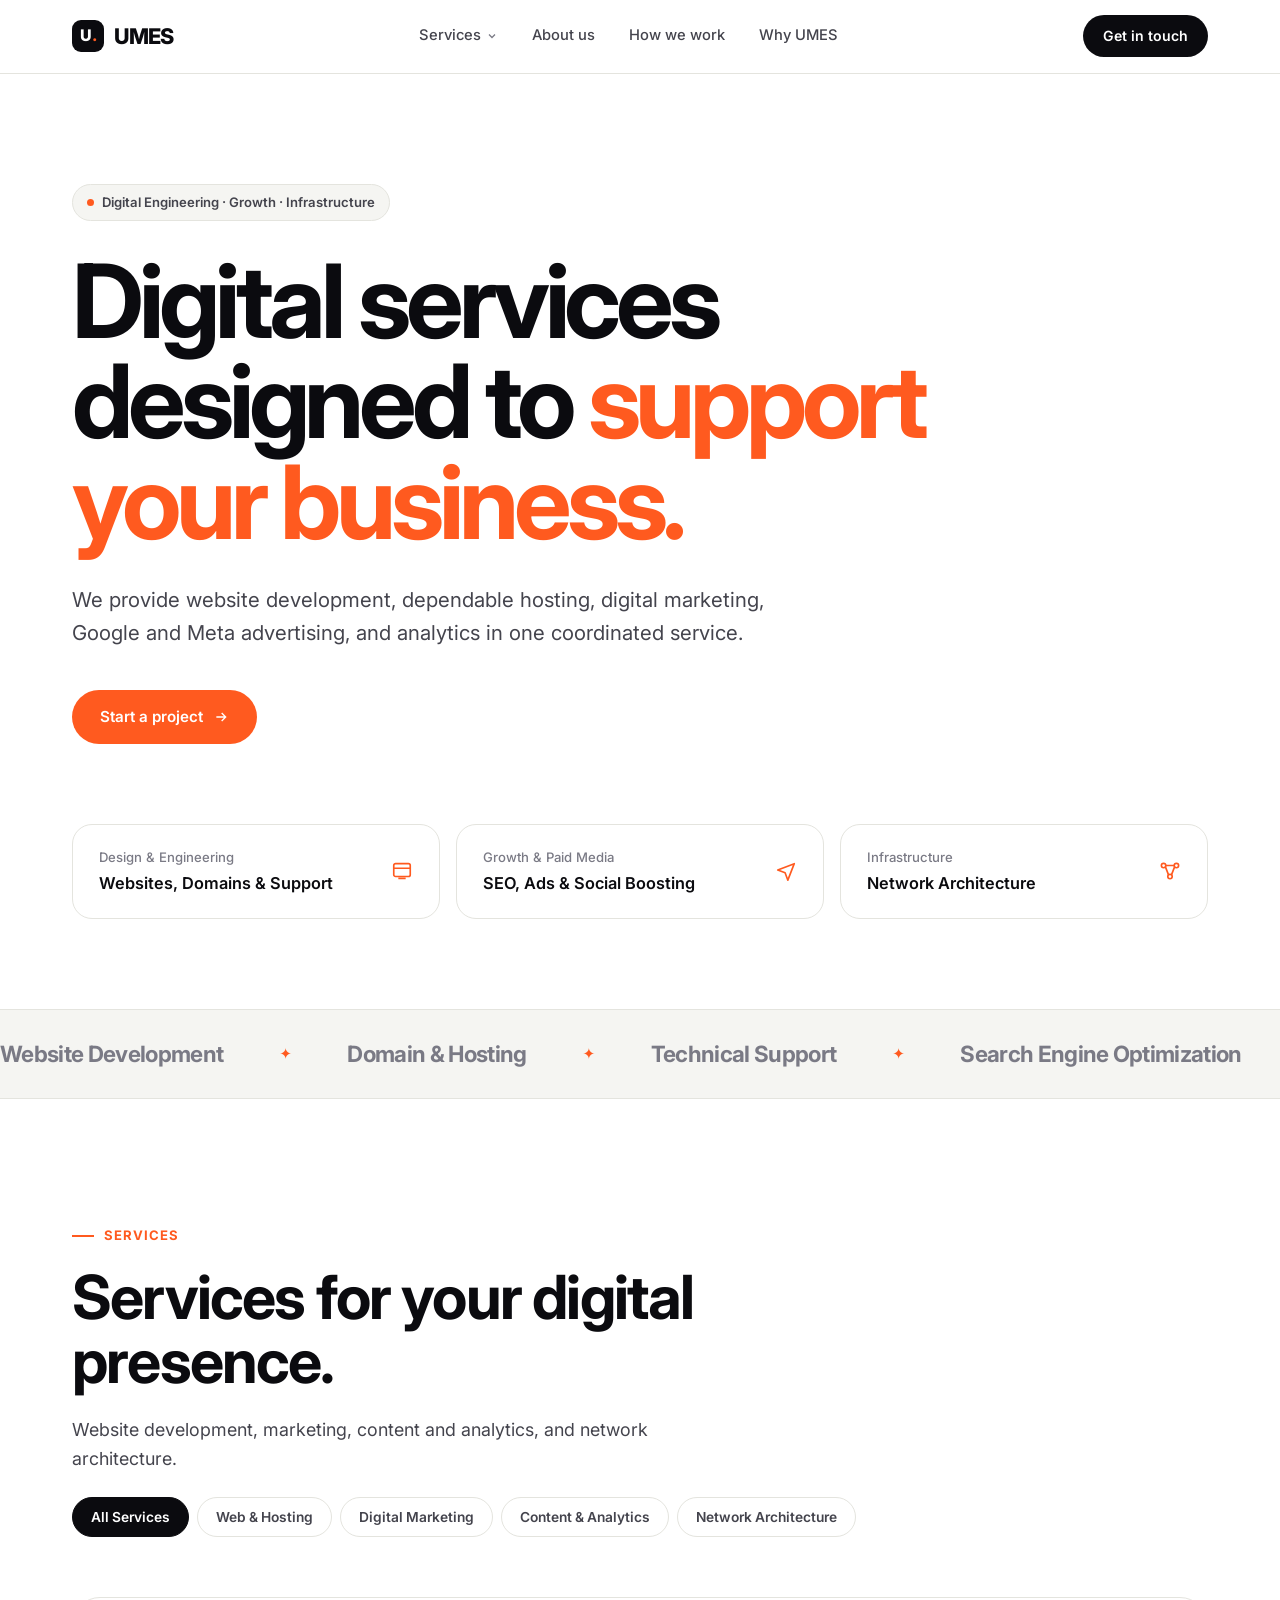
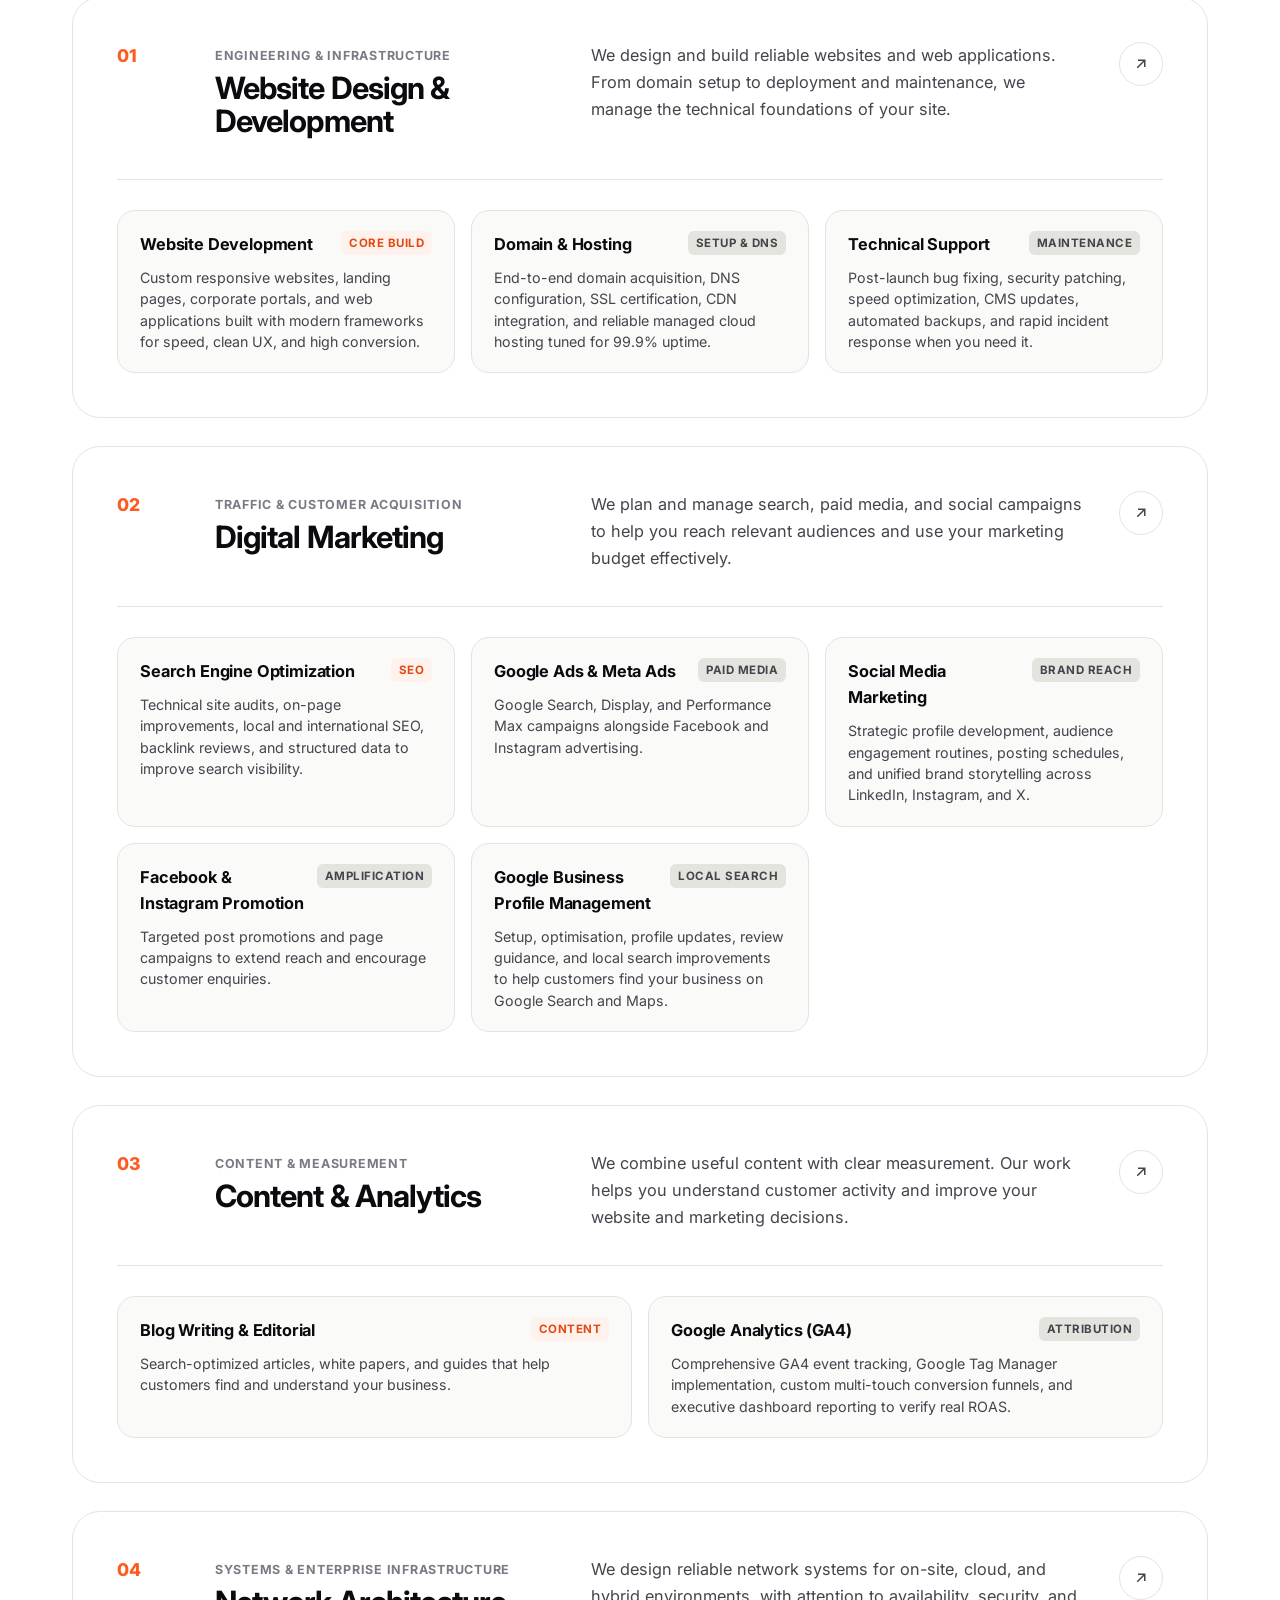
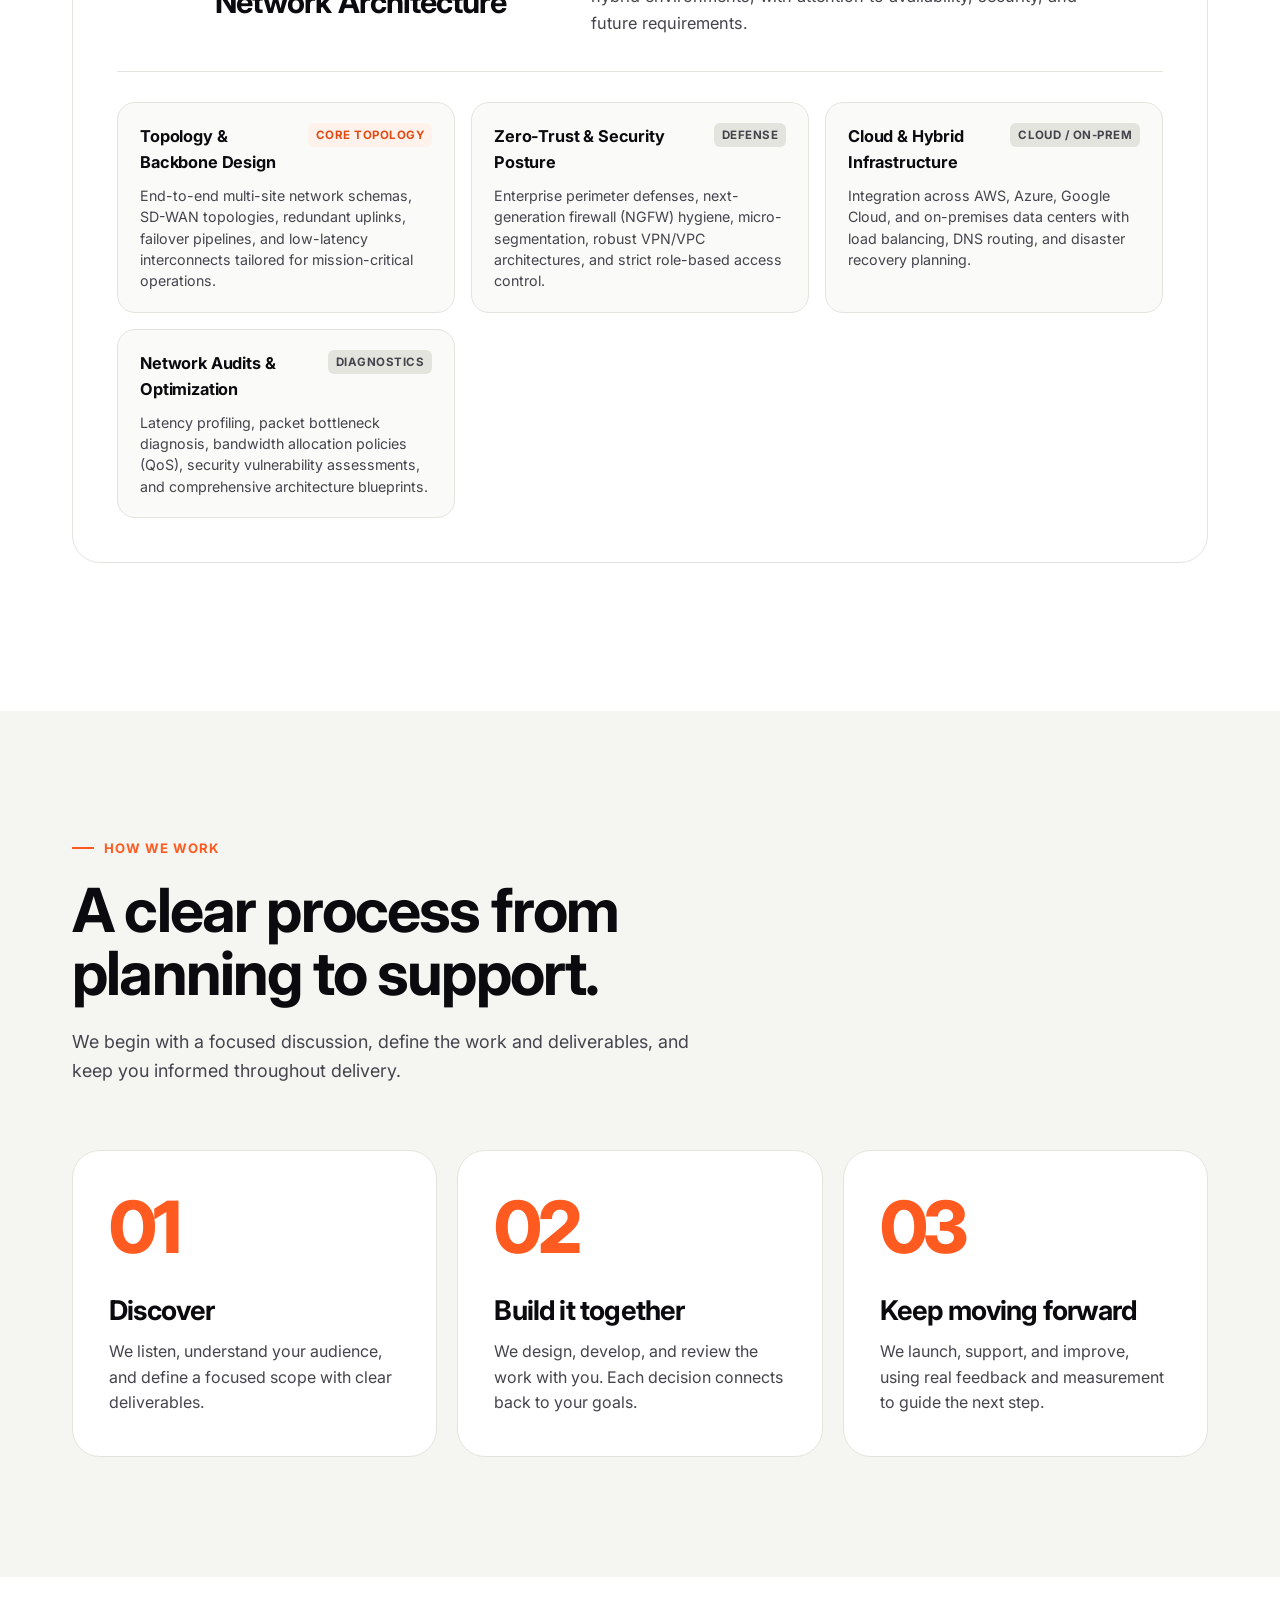
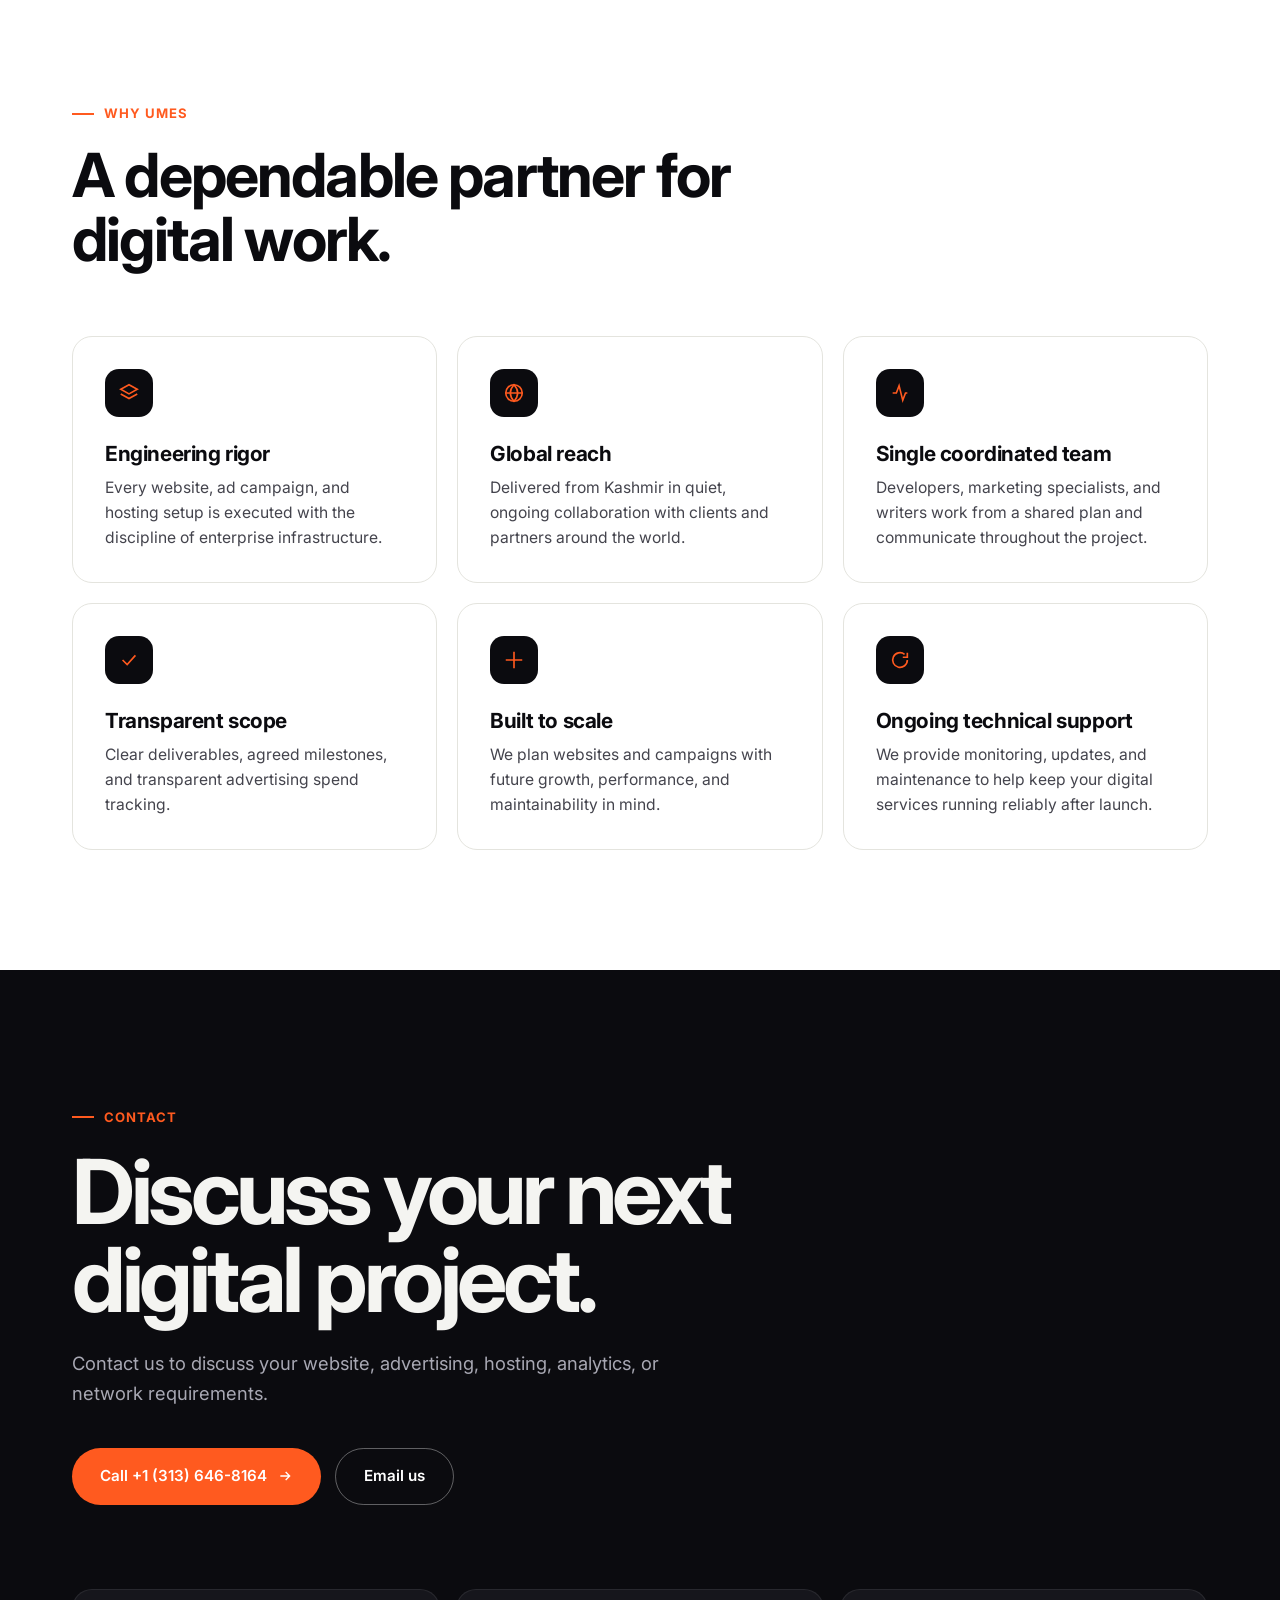
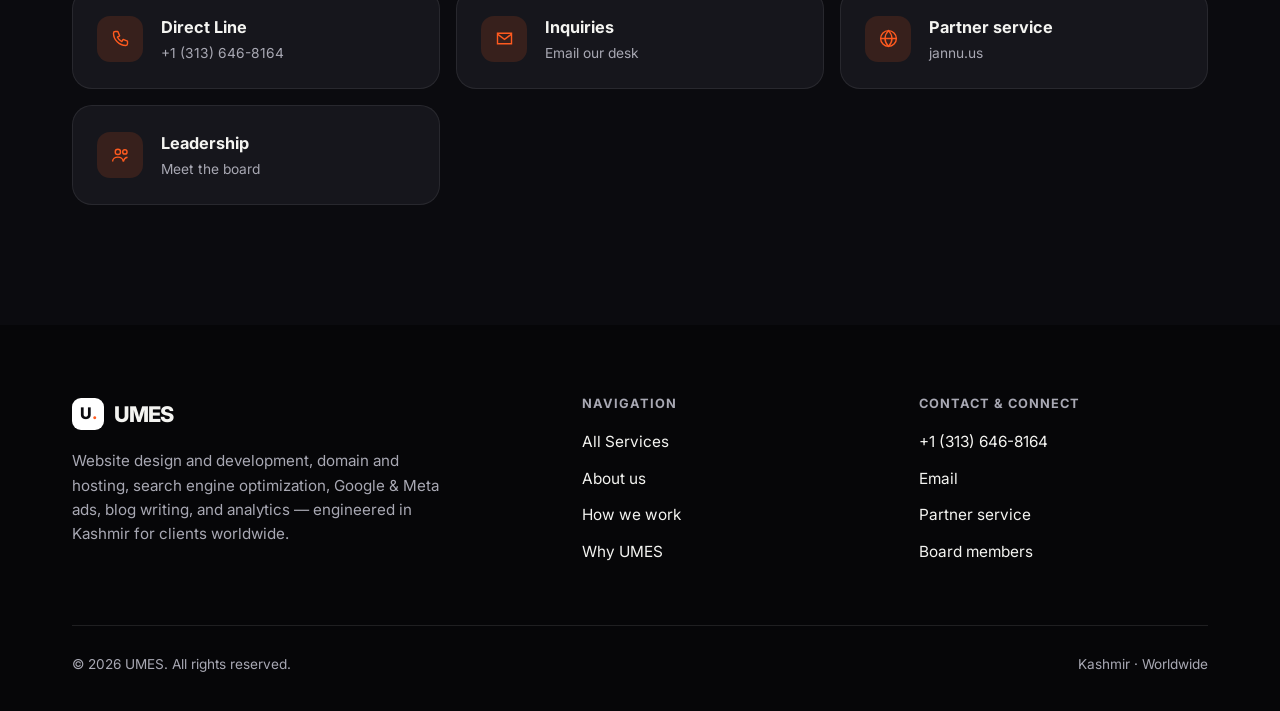
<file: index.html>
<!DOCTYPE html>
<html lang="en">
<head>
<meta charset="UTF-8">
<meta name="viewport" content="width=device-width,initial-scale=1">
<title>UMES — Website Development, Digital Marketing & Network Architecture</title>
<link rel="canonical" href="https://umes.in/">
<meta name="description" content="UMES delivers high-performance website development, data-driven digital marketing, SEO, paid media, and network architecture — engineered with discipline in Kashmir for clients worldwide.">
<link rel="preconnect" href="https://fonts.googleapis.com">
<link rel="preconnect" href="https://fonts.gstatic.com" crossorigin>
<link href="https://fonts.googleapis.com/css2?family=Inter:wght@400;500;600;700;800&display=swap" rel="stylesheet">
  <link rel="stylesheet" href="style.css?v=2">
</head>
<body>

<header>
  <div class="wrap inner">
    <a class="brand" href="#top"><span class="mark">U<i>.</i></span>UMES</a>
    <nav class="primary-nav">
      
      <!-- Services dropdown container -->
      <div class="nav-item-has-dropdown">
        <a class="nav-dropdown-trigger" href="#services" aria-haspopup="true" aria-expanded="false">
          Services
          <svg class="nav-caret" viewBox="0 0 24 24" fill="none" stroke="currentColor" stroke-width="2.5"><path d="m6 9 6 6 6-6"/></svg>
        </a>
        <div class="services-dropdown" role="menu">
          <!-- 01: Website Development -->
          <a class="dropdown-item" href="services/web-development.html" role="menuitem">
            <div class="dropdown-icon">
              <svg viewBox="0 0 24 24" fill="none" stroke="currentColor" stroke-width="1.8"><rect x="3" y="4" width="18" height="14" rx="2"/><path d="M8 20h8M3 9h18"/></svg>
            </div>
            <div class="dropdown-text">
              <h4>Website Design &amp; Development</h4>
              <p>Custom sites, managed cloud hosting, domain setup &amp; ongoing technical support.</p>
            </div>
          </a>

          <!-- 02: Digital Marketing -->
          <a class="dropdown-item" href="services/digital-marketing.html" role="menuitem">
            <div class="dropdown-icon">
              <svg viewBox="0 0 24 24" fill="none" stroke="currentColor" stroke-width="1.8" stroke-linejoin="round"><path d="M3 11l18-7-7 18-3-8-8-3Z"/></svg>
            </div>
            <div class="dropdown-text">
              <h4>Digital Marketing</h4>
              <p>Search engine optimization, Google Ads, Meta Ads, social growth &amp; page boosting.</p>
            </div>
          </a>

          <!-- 03: Content & Analytics -->
          <a class="dropdown-item" href="services/content-analytics.html" role="menuitem">
            <div class="dropdown-icon">
              <svg viewBox="0 0 24 24" fill="none" stroke="currentColor" stroke-width="1.8"><path d="M4 19.5v-15A2.5 2.5 0 0 1 6.5 2H20v20H6.5a2.5 2.5 0 0 1-2.5-2.5Z"/><path d="M8 7h8M8 11h8M8 15h5"/></svg>
            </div>
            <div class="dropdown-text">
              <h4>Content &amp; Analytics</h4>
              <p>Blog writing, GA4 setup, attribution tracking, and conversion optimization.</p>
            </div>
          </a>

          <!-- 04: Network Architecture -->
          <a class="dropdown-item" href="services/network-architecture.html" role="menuitem">
            <div class="dropdown-icon">
              <svg viewBox="0 0 24 24" fill="none" stroke="currentColor" stroke-width="1.8"><circle cx="5" cy="6" r="2.4"/><circle cx="19" cy="6" r="2.4"/><circle cx="12" cy="18" r="2.4"/><path d="M7 7.5 10.3 16M17 7.5 13.7 16M7.4 6h9.2"/></svg>
            </div>
            <div class="dropdown-text">
              <h4>Network Architecture</h4>
              <p>Enterprise multi-site topologies, zero-trust security posture, cloud &amp; hybrid routing.</p>
            </div>
          </a>

          <div class="dropdown-footer">
            <a href="#services">Explore all services →</a>
          </div>
        </div>
      </div>

      <a href="about.html">About us</a>

      <a href="#process">How we work</a>
      <a href="#why">Why UMES</a>
    </nav>
    <div class="nav-actions">
      <a class="btn btn-dark btn-sm" href="#connect">Get in touch</a>
      <button class="menu-btn" id="menuBtn" aria-label="Toggle menu" aria-expanded="false">
        <svg id="menuIconOpen" viewBox="0 0 24 24" fill="none" stroke="currentColor" stroke-width="2"><path d="M4 7h16M4 12h16M4 17h16"/></svg>
        <svg id="menuIconClose" style="display:none;" viewBox="0 0 24 24" fill="none" stroke="currentColor" stroke-width="2"><path d="M18 6 6 18M6 6l12 12"/></svg>
      </button>
    </div>
  </div>
  <nav id="mobileNav" aria-label="Mobile navigation">
    <div class="mobile-nav-inner">

      <!-- Services Mobile Group -->
      <div class="mobile-services-accordion">
        <div class="mobile-services-title">
          <span>Services</span>
          <a href="#services" style="color:var(--ink-3);font-size:0.75rem;text-transform:none;letter-spacing:0;">View all →</a>
        </div>
        
        <a class="mobile-svc-item" href="services/web-development.html">
          <div class="mobile-svc-icon">
            <svg viewBox="0 0 24 24" fill="none" stroke="currentColor" stroke-width="1.8"><rect x="3" y="4" width="18" height="14" rx="2"/><path d="M8 20h8M3 9h18"/></svg>
          </div>
          <div class="mobile-svc-text">
            <span class="mobile-svc-name">Website Design &amp; Development </span>
            <span class="mobile-svc-desc">Custom web, hosting &amp; maintenance</span>
          </div>
        </a>

        <a class="mobile-svc-item" href="services/digital-marketing.html">
          <div class="mobile-svc-icon">
            <svg viewBox="0 0 24 24" fill="none" stroke="currentColor" stroke-width="1.8"><path d="M3 11l18-7-7 18-3-8-8-3Z"/></svg>
          </div>
          <div class="mobile-svc-text">
            <span class="mobile-svc-name">Digital Marketing</span>
            <span class="mobile-svc-desc">SEO, Ads, Page Boosting &amp; Social</span>
          </div>
        </a>

        <a class="mobile-svc-item" href="services/content-analytics.html">
          <div class="mobile-svc-icon">
            <svg viewBox="0 0 24 24" fill="none" stroke="currentColor" stroke-width="1.8"><path d="M4 19.5v-15A2.5 2.5 0 0 1 6.5 2H20v20H6.5a2.5 2.5 0 0 1-2.5-2.5Z"/><path d="M8 7h8M8 11h8M8 15h5"/></svg>
          </div>
          <div class="mobile-svc-text">
            <span class="mobile-svc-name">Content &amp; Analytics</span>
            <span class="mobile-svc-desc">Editorial blogs, GA4 setup &amp; CRO</span>
          </div>
        </a>

        <a class="mobile-svc-item" href="services/network-architecture.html">
          <div class="mobile-svc-icon">
            <svg viewBox="0 0 24 24" fill="none" stroke="currentColor" stroke-width="1.8"><circle cx="5" cy="6" r="2.4"/><circle cx="19" cy="6" r="2.4"/><circle cx="12" cy="18" r="2.4"/><path d="M7 7.5 10.3 16M17 7.5 13.7 16M7.4 6h9.2"/></svg>
          </div>
          <div class="mobile-svc-text">
            <span class="mobile-svc-name">Network Architecture</span>
            <span class="mobile-svc-desc">Zero-trust, backbone topologies &amp; cloud</span>
          </div>
        </a>
      </div>

      <a class="mobile-nav-link" href="about.html"><span>About us</span><span aria-hidden="true">→</span></a>

      <a class="mobile-nav-link" href="#process">
        <span>How we work</span>
        <svg viewBox="0 0 24 24" fill="none" stroke="currentColor" stroke-width="2"><path d="m9 18 6-6-6-6"/></svg>
      </a>
      <a class="mobile-nav-link" href="#why">
        <span>Why UMES</span>
        <svg viewBox="0 0 24 24" fill="none" stroke="currentColor" stroke-width="2"><path d="m9 18 6-6-6-6"/></svg>
      </a>

      <a class="mobile-nav-cta" href="#connect">
        <span>Start a project</span>
        <svg viewBox="0 0 24 24" fill="none" stroke="currentColor" stroke-width="2"><path d="M5 12h14M13 6l6 6-6 6"/></svg>
      </a>
    </div>
  </nav>
</header>

<main id="top">

<section class="hero">
  <div class="wrap">
    <span class="pill"><span class="dot"></span>Digital Engineering · Growth · Infrastructure</span>
    <h1>Digital services designed to <span class="accent">support your business.</span></h1>
    <p class="lead">We provide website development, dependable hosting, digital marketing, Google and Meta advertising, and analytics in one coordinated service.</p>
    <div class="cta-row">
      <a class="btn btn-primary" href="#connect">Start a project
        <svg viewBox="0 0 24 24" fill="none" stroke="currentColor" stroke-width="2"><path d="M5 12h14M13 6l6 6-6 6"/></svg>
      </a>
    </div>

    <div class="quick">
      <a href="services/web-development.html">
        <span><small>Design &amp; Engineering</small>Websites, Domains &amp; Support</span>
        <svg viewBox="0 0 24 24" fill="none" stroke="currentColor" stroke-width="1.8"><rect x="3" y="4" width="18" height="14" rx="2"/><path d="M8 20h8M3 9h18"/></svg>
      </a>
      <a href="services/digital-marketing.html">
        <span><small>Growth &amp; Paid Media</small>SEO, Ads &amp; Social Boosting</span>
        <svg viewBox="0 0 24 24" fill="none" stroke="currentColor" stroke-width="1.8" stroke-linejoin="round"><path d="M3 11l18-7-7 18-3-8-8-3Z"/></svg>
      </a>
      <a href="services/network-architecture.html">
        <span><small>Infrastructure</small>Network Architecture</span>
        <svg viewBox="0 0 24 24" fill="none" stroke="currentColor" stroke-width="1.8"><circle cx="5" cy="6" r="2.4"/><circle cx="19" cy="6" r="2.4"/><circle cx="12" cy="18" r="2.4"/><path d="M7 7.5 10.3 16M17 7.5 13.7 16M7.4 6h9.2"/></svg>
      </a>
    </div>
  </div>
</section>

<div class="marquee" aria-hidden="true">
  <div class="marquee-track">
    <span>Website Development</span><span>Domain &amp; Hosting</span><span>Technical Support</span><span>Search Engine Optimization</span><span>Meta Ads</span><span>Google Ads</span><span>Facebook &amp; Instagram Promotion</span><span>Blog Writing</span><span>Google Analytics</span><span>Network Architecture</span>
    <span>Website Development</span><span>Domain &amp; Hosting</span><span>Technical Support</span><span>Search Engine Optimization</span><span>Meta Ads</span><span>Google Ads</span><span>Facebook &amp; Instagram Promotion</span><span>Blog Writing</span><span>Google Analytics</span><span>Network Architecture</span>
  </div>
</div>

<section class="sec" id="services">
  <div class="wrap">
    <div class="eyebrow reveal">Services</div>
    <div class="services-header-meta reveal">
      <div>
        <h2>Services for your digital presence.</h2>
        <p class="sub">Website development, marketing, content and analytics, and network architecture.</p>
      </div>
      <div class="services-filter" role="tablist" aria-label="Service categories">
        <button class="filter-btn active" data-filter="all">All Services</button>
        <button class="filter-btn" data-filter="web">Web &amp; Hosting</button>
        <button class="filter-btn" data-filter="marketing">Digital Marketing</button>
        <button class="filter-btn" data-filter="analytics">Content &amp; Analytics</button>
        <button class="filter-btn" data-filter="network">Network Architecture</button>
      </div>
    </div>

    <!-- Service Card 01: Website Design & Development -->
    <a class="svc-card reveal" id="service-web" data-category="web" href="services/web-development.html" aria-labelledby="service-web-title">
      <div class="svc-top">
        <span class="svc-index">01</span>
        <div class="svc-title-wrap">
          <span class="sub-badge">Engineering &amp; Infrastructure</span>
          <h3 id="service-web-title">Website Design &amp; Development</h3>
        </div>
        <div class="svc-desc">
          We design and build reliable websites and web applications. From domain setup to deployment and maintenance, we manage the technical foundations of your site.
        </div>
        <div class="arrow-wrap" aria-hidden="true">
          <svg viewBox="0 0 24 24" fill="none" stroke="currentColor" stroke-width="2"><path d="M7 17 17 7M8 7h9v9"/></svg>
        </div>
      </div>
      <div class="svc-subgrid">
        <div class="sub-item">
          <div>
            <div class="sub-item-header">
              <span class="sub-item-title">Website Development</span>
              <span class="sub-item-tag accent-tag">Core Build</span>
            </div>
            <p class="sub-item-desc">Custom responsive websites, landing pages, corporate portals, and web applications built with modern frameworks for speed, clean UX, and high conversion.</p>
          </div>
        </div>
        <div class="sub-item">
          <div>
            <div class="sub-item-header">
              <span class="sub-item-title">Domain &amp; Hosting</span>
              <span class="sub-item-tag">Setup &amp; DNS</span>
            </div>
            <p class="sub-item-desc">End-to-end domain acquisition, DNS configuration, SSL certification, CDN integration, and reliable managed cloud hosting tuned for 99.9% uptime.</p>
          </div>
        </div>
        <div class="sub-item">
          <div>
            <div class="sub-item-header">
              <span class="sub-item-title">Technical Support</span>
              <span class="sub-item-tag">Maintenance</span>
            </div>
            <p class="sub-item-desc">Post-launch bug fixing, security patching, speed optimization, CMS updates, automated backups, and rapid incident response when you need it.</p>
          </div>
        </div>
      </div>
    </a>

    <!-- Service Card 02: Digital Marketing -->
    <a class="svc-card reveal" id="service-marketing" data-category="marketing" href="services/digital-marketing.html" aria-labelledby="service-marketing-title">
      <div class="svc-top">
        <span class="svc-index">02</span>
        <div class="svc-title-wrap">
          <span class="sub-badge">Traffic &amp; Customer Acquisition</span>
          <h3 id="service-marketing-title">Digital Marketing</h3>
        </div>
        <div class="svc-desc">
          We plan and manage search, paid media, and social campaigns to help you reach relevant audiences and use your marketing budget effectively.
        </div>
        <div class="arrow-wrap" aria-hidden="true">
          <svg viewBox="0 0 24 24" fill="none" stroke="currentColor" stroke-width="2"><path d="M7 17 17 7M8 7h9v9"/></svg>
        </div>
      </div>
      <div class="svc-subgrid">
        <div class="sub-item">
          <div>
            <div class="sub-item-header">
              <span class="sub-item-title">Search Engine Optimization</span>
              <span class="sub-item-tag accent-tag">SEO</span>
            </div>
            <p class="sub-item-desc">Technical site audits, on-page improvements, local and international SEO, backlink reviews, and structured data to improve search visibility.</p>
          </div>
        </div>
        <div class="sub-item">
          <div>
            <div class="sub-item-header">
              <span class="sub-item-title">Google Ads &amp; Meta Ads</span>
              <span class="sub-item-tag">Paid Media</span>
            </div>
            <p class="sub-item-desc">Google Search, Display, and Performance Max campaigns alongside Facebook and Instagram advertising.</p>
          </div>
        </div>
        <div class="sub-item">
          <div>
            <div class="sub-item-header">
              <span class="sub-item-title">Social Media Marketing</span>
              <span class="sub-item-tag">Brand Reach</span>
            </div>
            <p class="sub-item-desc">Strategic profile development, audience engagement routines, posting schedules, and unified brand storytelling across LinkedIn, Instagram, and X.</p>
          </div>
        </div>
        <div class="sub-item">
          <div>
            <div class="sub-item-header">
              <span class="sub-item-title">Facebook &amp; Instagram Promotion</span>
              <span class="sub-item-tag">Amplification</span>
            </div>
            <p class="sub-item-desc">Targeted post promotions and page campaigns to extend reach and encourage customer enquiries.</p>
          </div>
        </div>
        <div class="sub-item">
          <div>
            <div class="sub-item-header">
              <span class="sub-item-title">Google Business Profile Management</span>
              <span class="sub-item-tag">Local Search</span>
            </div>
            <p class="sub-item-desc">Setup, optimisation, profile updates, review guidance, and local search improvements to help customers find your business on Google Search and Maps.</p>
          </div>
        </div>
      </div>
    </a>

    <!-- Service Card 03: Content & Analytics -->
    <a class="svc-card reveal" id="service-content" data-category="analytics" href="services/content-analytics.html" aria-labelledby="service-content-title">
      <div class="svc-top">
        <span class="svc-index">03</span>
        <div class="svc-title-wrap">
          <span class="sub-badge">Content &amp; Measurement</span>
          <h3 id="service-content-title">Content &amp; Analytics</h3>
        </div>
        <div class="svc-desc">
          We combine useful content with clear measurement. Our work helps you understand customer activity and improve your website and marketing decisions.
        </div>
        <div class="arrow-wrap" aria-hidden="true">
          <svg viewBox="0 0 24 24" fill="none" stroke="currentColor" stroke-width="2"><path d="M7 17 17 7M8 7h9v9"/></svg>
        </div>
      </div>
      <div class="svc-subgrid">
        <div class="sub-item">
          <div>
            <div class="sub-item-header">
              <span class="sub-item-title">Blog Writing &amp; Editorial</span>
              <span class="sub-item-tag accent-tag">Content</span>
            </div>
            <p class="sub-item-desc">Search-optimized articles, white papers, and guides that help customers find and understand your business.</p>
          </div>
        </div>
        <div class="sub-item">
          <div>
            <div class="sub-item-header">
              <span class="sub-item-title">Google Analytics (GA4)</span>
              <span class="sub-item-tag">Attribution</span>
            </div>
            <p class="sub-item-desc">Comprehensive GA4 event tracking, Google Tag Manager implementation, custom multi-touch conversion funnels, and executive dashboard reporting to verify real ROAS.</p>
          </div>
        </div>
      </div>
    </a>

    <!-- Service Card 04: Network Architecture -->
    <a class="svc-card reveal" id="service-network" data-category="network" href="services/network-architecture.html" aria-labelledby="service-network-title">
      <div class="svc-top">
        <span class="svc-index">04</span>
        <div class="svc-title-wrap">
          <span class="sub-badge">Systems &amp; Enterprise Infrastructure</span>
          <h3 id="service-network-title">Network Architecture</h3>
        </div>
        <div class="svc-desc">
          We design reliable network systems for on-site, cloud, and hybrid environments, with attention to availability, security, and future requirements.
        </div>
        <div class="arrow-wrap" aria-hidden="true">
          <svg viewBox="0 0 24 24" fill="none" stroke="currentColor" stroke-width="2"><path d="M7 17 17 7M8 7h9v9"/></svg>
        </div>
      </div>
      <div class="svc-subgrid">
        <div class="sub-item">
          <div>
            <div class="sub-item-header">
              <span class="sub-item-title">Topology &amp; Backbone Design</span>
              <span class="sub-item-tag accent-tag">Core Topology</span>
            </div>
            <p class="sub-item-desc">End-to-end multi-site network schemas, SD-WAN topologies, redundant uplinks, failover pipelines, and low-latency interconnects tailored for mission-critical operations.</p>
          </div>
        </div>
        <div class="sub-item">
          <div>
            <div class="sub-item-header">
              <span class="sub-item-title">Zero-Trust &amp; Security Posture</span>
              <span class="sub-item-tag">Defense</span>
            </div>
            <p class="sub-item-desc">Enterprise perimeter defenses, next-generation firewall (NGFW) hygiene, micro-segmentation, robust VPN/VPC architectures, and strict role-based access control.</p>
          </div>
        </div>
        <div class="sub-item">
          <div>
            <div class="sub-item-header">
              <span class="sub-item-title">Cloud &amp; Hybrid Infrastructure</span>
              <span class="sub-item-tag">Cloud / On-Prem</span>
            </div>
            <p class="sub-item-desc">Integration across AWS, Azure, Google Cloud, and on-premises data centers with load balancing, DNS routing, and disaster recovery planning.</p>
          </div>
        </div>
        <div class="sub-item">
          <div>
            <div class="sub-item-header">
              <span class="sub-item-title">Network Audits &amp; Optimization</span>
              <span class="sub-item-tag">Diagnostics</span>
            </div>
            <p class="sub-item-desc">Latency profiling, packet bottleneck diagnosis, bandwidth allocation policies (QoS), security vulnerability assessments, and comprehensive architecture blueprints.</p>
          </div>
        </div>
      </div>
    </a>

  </div>
</section>

<section class="sec services" id="process">
  <div class="wrap">
    <div class="eyebrow reveal">How we work</div>
    <h2 class="reveal">A clear process from planning to support.</h2>
    <p class="sub reveal">We begin with a focused discussion, define the work and deliverables, and keep you informed throughout delivery.</p>
    <div class="steps">
      <div class="step reveal">
        <div class="num">01</div>
        <h3>Discover</h3>
        <p>We listen, understand your audience, and define a focused scope with clear deliverables.</p>
      </div>
      <div class="step reveal">
        <div class="num">02</div>
        <h3>Build it together</h3>
        <p>We design, develop, and review the work with you. Each decision connects back to your goals.</p>
      </div>
      <div class="step reveal">
        <div class="num">03</div>
        <h3>Keep moving forward</h3>
        <p>We launch, support, and improve, using real feedback and measurement to guide the next step.</p>
      </div>
    </div>
  </div>
</section>

<section class="sec" id="why">
  <div class="wrap">
    <div class="eyebrow reveal">Why UMES</div>
    <h2 class="reveal">A dependable partner for digital work.</h2>
    <div class="why-grid">
      <div class="why-card reveal">
        <div class="ic"><svg viewBox="0 0 24 24" fill="none" stroke="currentColor" stroke-width="1.8"><path d="M12 3 3 8l9 5 9-5-9-5ZM3 13l9 5 9-5"/></svg></div>
        <h3>Engineering rigor</h3>
        <p>Every website, ad campaign, and hosting setup is executed with the discipline of enterprise infrastructure.</p>
      </div>
      <div class="why-card reveal">
        <div class="ic"><svg viewBox="0 0 24 24" fill="none" stroke="currentColor" stroke-width="1.8"><circle cx="12" cy="12" r="9"/><path d="M3 12h18M12 3c2.5 2.7 4 6 4 9s-1.5 6.3-4 9c-2.5-2.7-4-6-4-9s1.5-6.3 4-9Z"/></svg></div>
        <h3>Global reach</h3>
        <p>Delivered from Kashmir in quiet, ongoing collaboration with clients and partners around the world.</p>
      </div>
      <div class="why-card reveal">
        <div class="ic"><svg viewBox="0 0 24 24" fill="none" stroke="currentColor" stroke-width="1.8"><path d="M4 12h4l3-8 4 16 3-8h2"/></svg></div>
        <h3>Single coordinated team</h3>
        <p>Developers, marketing specialists, and writers work from a shared plan and communicate throughout the project.</p>
      </div>
      <div class="why-card reveal">
        <div class="ic"><svg viewBox="0 0 24 24" fill="none" stroke="currentColor" stroke-width="1.8"><path d="M5 12l5 5 9-10"/></svg></div>
        <h3>Transparent scope</h3>
        <p>Clear deliverables, agreed milestones, and transparent advertising spend tracking.</p>
      </div>
      <div class="why-card reveal">
        <div class="ic"><svg viewBox="0 0 24 24" fill="none" stroke="currentColor" stroke-width="1.8"><path d="M12 3v18M3 12h18"/></svg></div>
        <h3>Built to scale</h3>
        <p>We plan websites and campaigns with future growth, performance, and maintainability in mind.</p>
      </div>
      <div class="why-card reveal">
        <div class="ic"><svg viewBox="0 0 24 24" fill="none" stroke="currentColor" stroke-width="1.8"><path d="M20 12a8 8 0 1 1-3-6.2M20 4v5h-5"/></svg></div>
        <h3>Ongoing technical support</h3>
        <p>We provide monitoring, updates, and maintenance to help keep your digital services running reliably after launch.</p>
      </div>
    </div>
  </div>
</section>

<section class="cta" id="connect">
  <div class="wrap">
    <div class="eyebrow reveal">Contact</div>
    <h2 class="reveal">Discuss your next digital project.</h2>
    <p class="sub reveal">Contact us to discuss your website, advertising, hosting, analytics, or network requirements.</p>
    <div class="cta-row reveal">
      <a class="btn btn-primary" href="tel:+13136468164">Call +1 (313) 646-8164
        <svg viewBox="0 0 24 24" fill="none" stroke="currentColor" stroke-width="2"><path d="M5 12h14M13 6l6 6-6 6"/></svg>
      </a>
      <a class="btn btn-outline" href="mailto:contact@umes.in">Email us</a>
    </div>

    <div class="contact-grid">
      <!-- <a class="contact-card reveal" href="https://docs.google.com/document/d/1CCjt33yVXPbfyl2y9BMoie4mlxPhYm4IWzmHqXeajIw/edit?tab=t.0" target="_blank" rel="noopener">
        <div class="icon"><svg viewBox="0 0 24 24" fill="none" stroke="currentColor" stroke-width="1.6"><path d="M7 3h7l5 5v13a1 1 0 0 1-1 1H7a1 1 0 0 1-1-1V4a1 1 0 0 1 1-1Z"/><path d="M14 3v5h5M9 13h6M9 16h6"/></svg></div>
        <div><div class="label">Global Outlook</div><div class="detail">Strategy document</div></div>
      </a> -->
      <a class="contact-card reveal" href="tel:+13136468164">
        <div class="icon"><svg viewBox="0 0 24 24" fill="none" stroke="currentColor" stroke-width="1.6" stroke-linejoin="round"><path d="M6 4h3l2 5-2.5 1.5a11 11 0 0 0 5 5L15 13l5 2v3a2 2 0 0 1-2 2C10.5 20 4 13.5 4 6a2 2 0 0 1 2-2Z"/></svg></div>
        <div><div class="label">Direct Line</div><div class="detail">+1 (313) 646-8164</div></div>
      </a>
      <a class="contact-card reveal" href="mailto:contact@umes.in">
        <div class="icon"><svg viewBox="0 0 24 24" fill="none" stroke="currentColor" stroke-width="1.6"><path d="M4 6h16v12H4V6Z"/><path d="m4 7 8 6 8-6"/></svg></div>
        <div><div class="label">Inquiries</div><div class="detail">Email our desk</div></div>
      </a>
      <a class="contact-card reveal" href="https://jannu.us/" target="_blank" rel="noopener">
        <div class="icon"><svg viewBox="0 0 24 24" fill="none" stroke="currentColor" stroke-width="1.6"><circle cx="12" cy="12" r="9"/><path d="M3 12h18M12 3c2.5 2.7 4 6 4 9s-1.5 6.3-4 9c-2.5-2.7-4-6-4-9s1.5-6.3 4-9Z"/></svg></div>
        <div><div class="label">Partner service</div><div class="detail">jannu.us</div></div>
      </a>
      <a class="contact-card reveal" href="https://faisalfjan.carrd.co/" target="_blank" rel="noopener">
        <div class="icon"><svg viewBox="0 0 24 24" fill="none" stroke="currentColor" stroke-width="1.6"><circle cx="9" cy="9" r="3"/><path d="M3 20c0-3 2.7-5 6-5s6 2 6 5"/><circle cx="17" cy="9" r="2.5"/><path d="M15.5 20c.2-2.5 2-4.4 4.5-4.9"/></svg></div>
        <div><div class="label">Leadership</div><div class="detail">Meet the board</div></div>
      </a>
    </div>
  </div>
</section>

</main>

<footer>
  <div class="wrap">
    <div class="footer-top">
      <div>
        <a class="brand" href="#top"><span class="mark">U<i>.</i></span>UMES</a>
        <p>Website design and development, domain and hosting, search engine optimization, Google &amp; Meta ads, blog writing, and analytics — engineered in Kashmir for clients worldwide.</p>
      </div>
      <div class="footer-col">
        <h4>Navigation</h4>
        <a href="#services">All Services</a>
        <a href="about.html">About us</a>
        <a href="#process">How we work</a>
        <a href="#why">Why UMES</a>
      </div>
      <div class="footer-col">
        <h4>Contact &amp; Connect</h4>
        <a href="tel:+13136468164">+1 (313) 646-8164</a>
        <a href="mailto:contact@umes.in">Email</a>
        <a href="https://jannu.us/" target="_blank" rel="noopener">Partner service</a>
        <a href="https://faisalfjan.carrd.co/" target="_blank" rel="noopener">Board members</a>
      </div>
    </div>
    <div class="footer-bottom">
      <span>© 2026 UMES. All rights reserved.</span>
      <span>Kashmir · Worldwide</span>
    </div>
  </div>
</footer>

  <script src="script.js?v=2"></script>
</body>
</html>
</file>
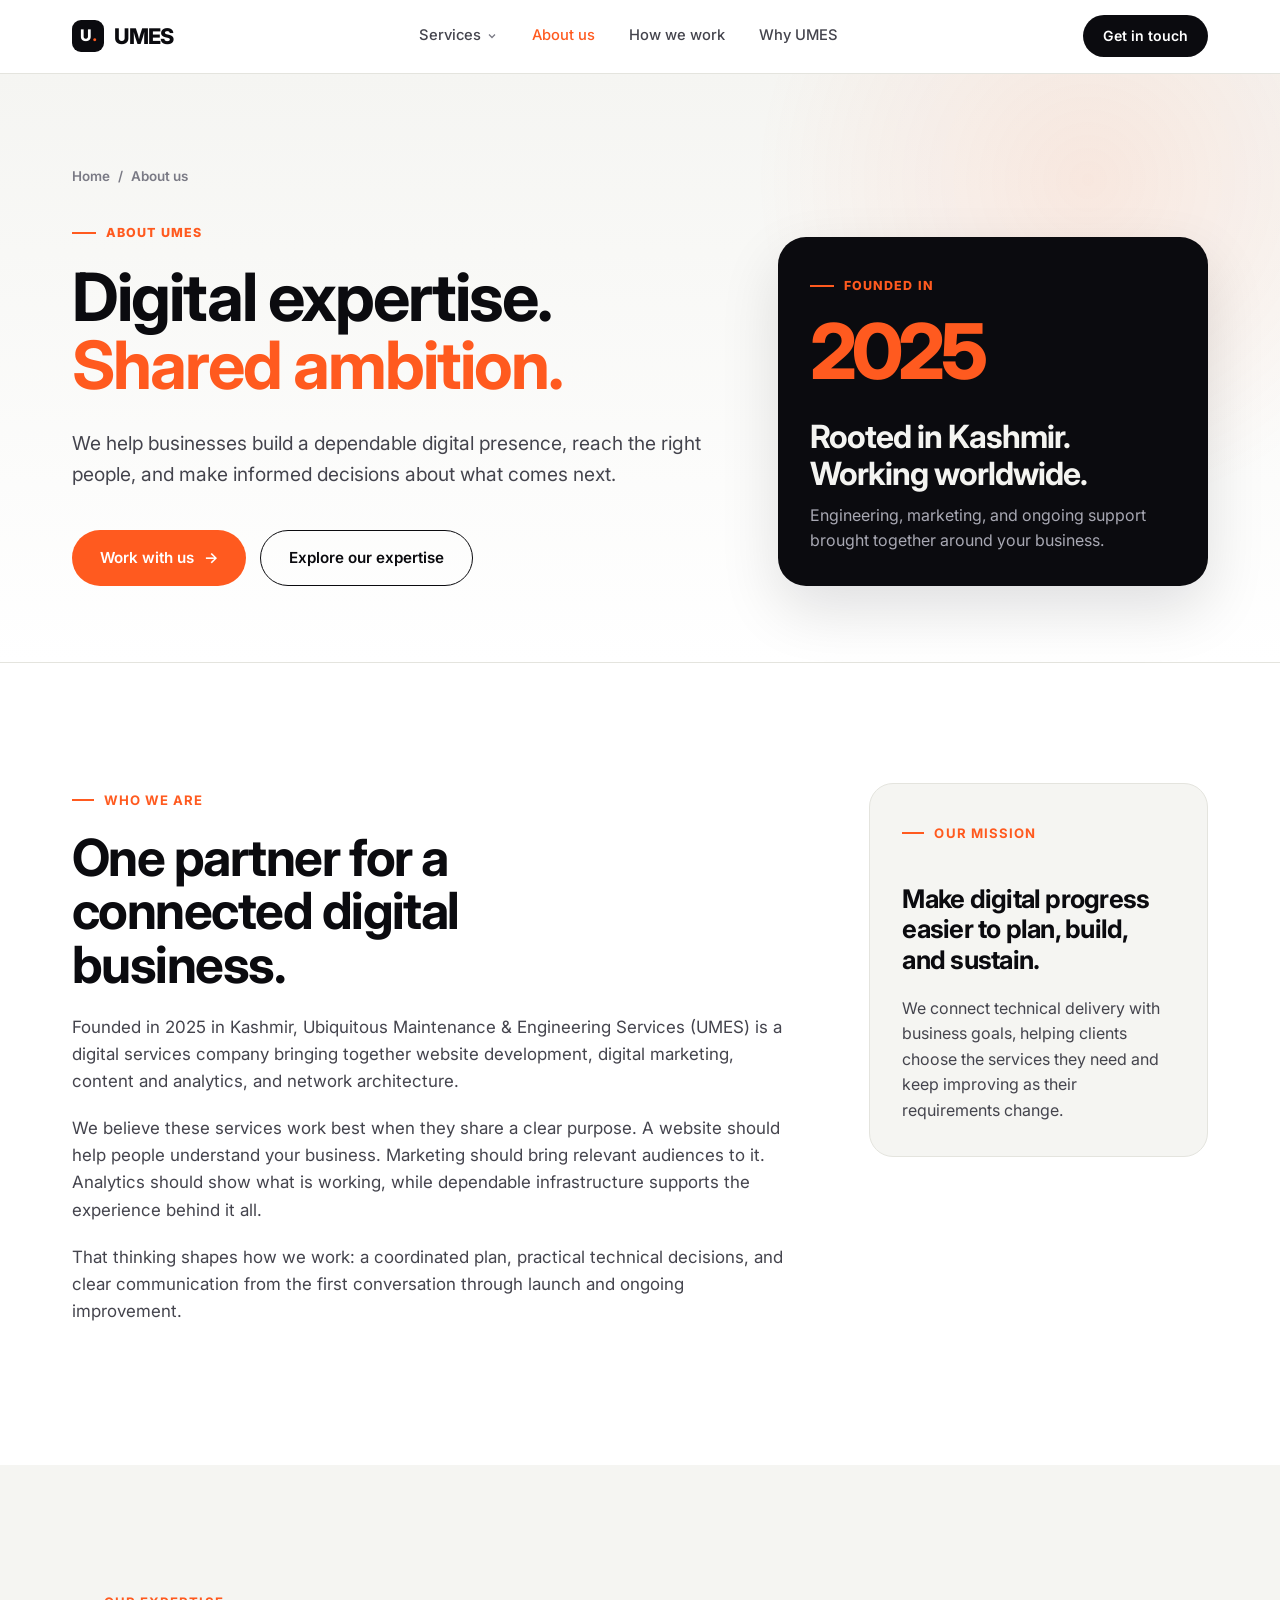
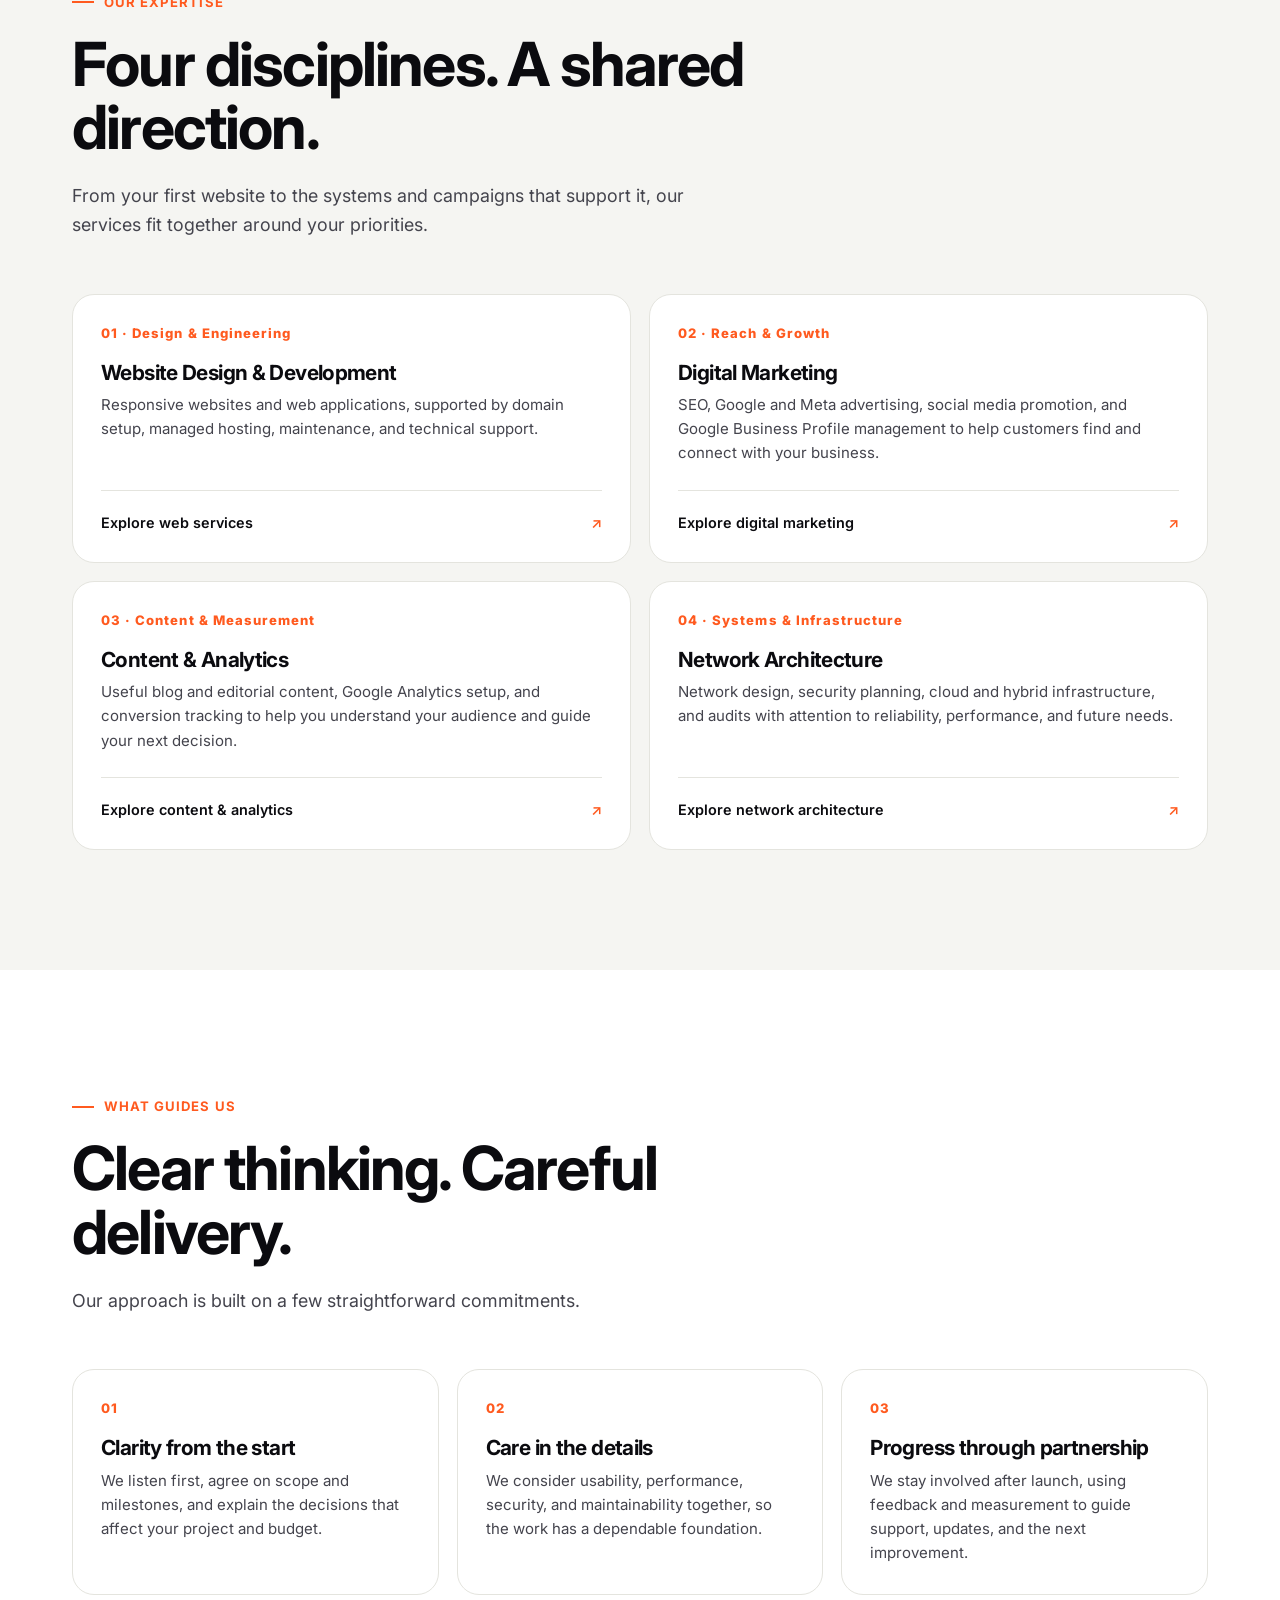
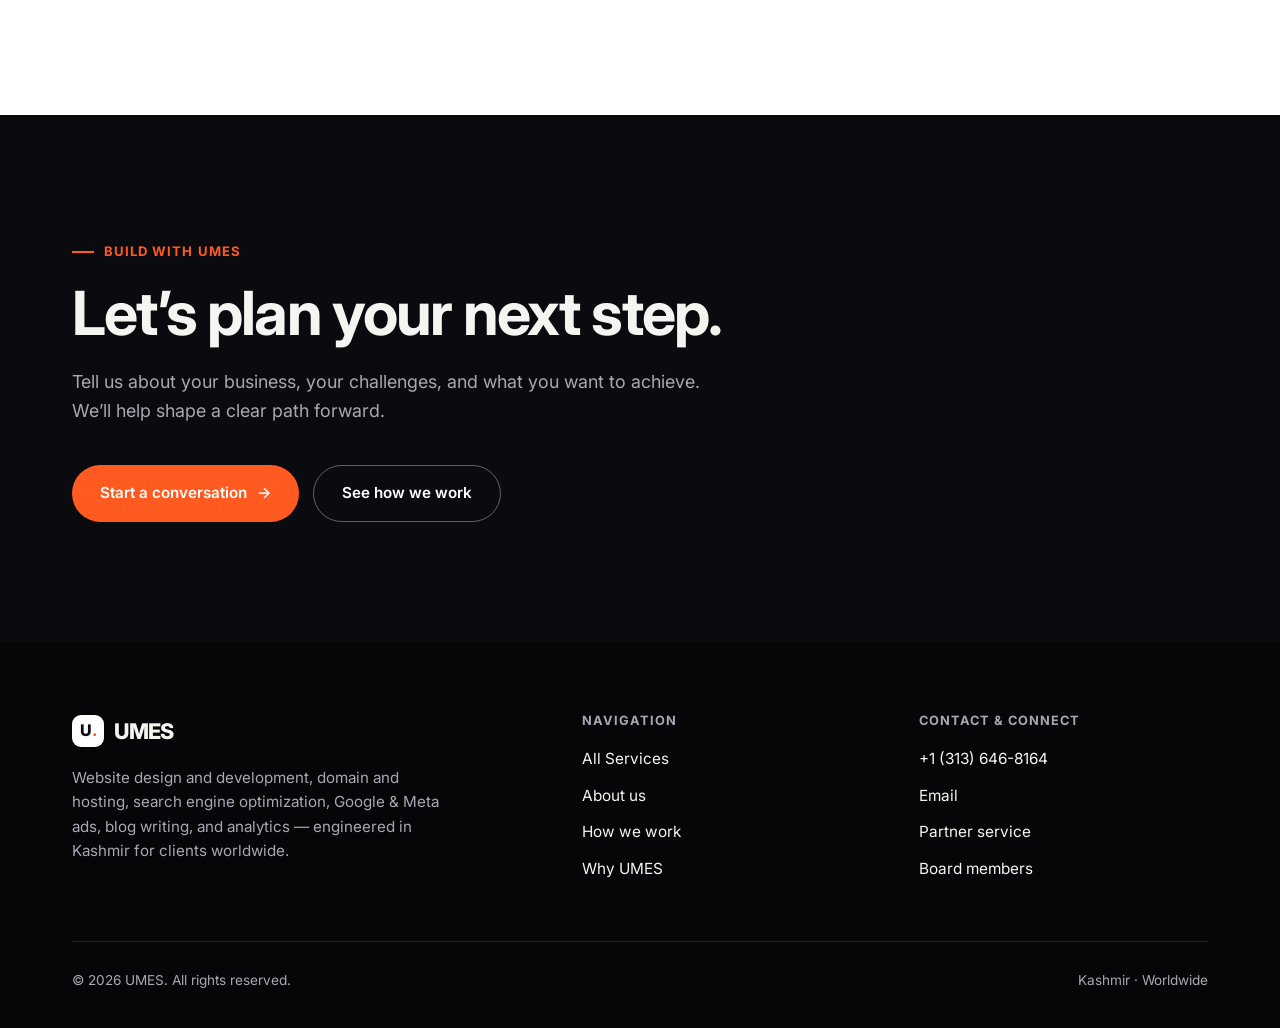
<file: about.html>
<!DOCTYPE html>
<html lang="en">
<head>
  <meta charset="UTF-8">
  <meta name="viewport" content="width=device-width,initial-scale=1">
  <title>About Us — UMES</title>
  <link rel="canonical" href="https://umes.in/about.html">
  <meta name="description" content="Founded in 2025 in Kashmir, UMES brings together website development, digital marketing, content and analytics, and network architecture for businesses worldwide.">
  <link rel="preconnect" href="https://fonts.googleapis.com">
  <link rel="preconnect" href="https://fonts.gstatic.com" crossorigin>
  <link href="https://fonts.googleapis.com/css2?family=Inter:wght@400;500;600;700;800&display=swap" rel="stylesheet">
  <link rel="stylesheet" href="style.css?v=2">
  <script type="application/ld+json">
  {
    "@context": "https://schema.org",
    "@type": "AboutPage",
    "name": "About Us — UMES",
    "url": "https://umes.in/about.html",
    "mainEntity": {
      "@type": "Organization",
      "name": "UMES",
      "alternateName": "Ubiquitous Maintenance & Engineering Services",
      "url": "https://umes.in/",
      "foundingDate": "2025",
      "foundingLocation": { "@type": "Place", "name": "Kashmir" },
      "email": "contact@umes.in",
      "telephone": "+1-313-646-8164"
    }
  }
  </script>
</head>
<body>
  <header>
    <div class="wrap inner">
      <a class="brand" href="./"><span class="mark">U<i>.</i></span>UMES</a>
      <nav class="primary-nav">

        <!-- Services dropdown container -->
        <div class="nav-item-has-dropdown">
          <a class="nav-dropdown-trigger" href="./#services" aria-haspopup="true" aria-expanded="false">
            Services
            <svg class="nav-caret" viewBox="0 0 24 24" fill="none" stroke="currentColor" stroke-width="2.5">
              <path d="m6 9 6 6 6-6" />
            </svg>
          </a>
          <div class="services-dropdown" role="menu">
            <!-- 01: Website Development -->
            <a class="dropdown-item" href="services/web-development.html" role="menuitem">
              <div class="dropdown-icon">
                <svg viewBox="0 0 24 24" fill="none" stroke="currentColor" stroke-width="1.8">
                  <rect x="3" y="4" width="18" height="14" rx="2" />
                  <path d="M8 20h8M3 9h18" />
                </svg>
              </div>
              <div class="dropdown-text">
                <h4>Website Design &amp; Development</h4>
                <p>Custom sites, managed cloud hosting, domain setup &amp; ongoing technical support.</p>
              </div>
            </a>

            <!-- 02: Digital Marketing -->
            <a class="dropdown-item" href="services/digital-marketing.html" role="menuitem">
              <div class="dropdown-icon">
                <svg viewBox="0 0 24 24" fill="none" stroke="currentColor" stroke-width="1.8" stroke-linejoin="round">
                  <path d="M3 11l18-7-7 18-3-8-8-3Z" />
                </svg>
              </div>
              <div class="dropdown-text">
                <h4>Digital Marketing</h4>
                <p>Search engine optimization, Google Ads, Meta Ads, social growth &amp; page boosting.</p>
              </div>
            </a>

            <!-- 03: Content & Analytics -->
            <a class="dropdown-item" href="services/content-analytics.html" role="menuitem">
              <div class="dropdown-icon">
                <svg viewBox="0 0 24 24" fill="none" stroke="currentColor" stroke-width="1.8">
                  <path d="M4 19.5v-15A2.5 2.5 0 0 1 6.5 2H20v20H6.5a2.5 2.5 0 0 1-2.5-2.5Z" />
                  <path d="M8 7h8M8 11h8M8 15h5" />
                </svg>
              </div>
              <div class="dropdown-text">
                <h4>Content &amp; Analytics</h4>
                <p>Blog writing, GA4 setup, attribution tracking, and conversion optimization.</p>
              </div>
            </a>

            <!-- 04: Network Architecture -->
            <a class="dropdown-item" href="services/network-architecture.html" role="menuitem">
              <div class="dropdown-icon">
                <svg viewBox="0 0 24 24" fill="none" stroke="currentColor" stroke-width="1.8">
                  <circle cx="5" cy="6" r="2.4" />
                  <circle cx="19" cy="6" r="2.4" />
                  <circle cx="12" cy="18" r="2.4" />
                  <path d="M7 7.5 10.3 16M17 7.5 13.7 16M7.4 6h9.2" />
                </svg>
              </div>
              <div class="dropdown-text">
                <h4>Network Architecture</h4>
                <p>Enterprise multi-site topologies, zero-trust security posture, cloud &amp; hybrid routing.</p>
              </div>
            </a>

            <div class="dropdown-footer">
              <a href="./#services">Explore all services →</a>
            </div>
          </div>
        </div>

        <a href="about.html" aria-current="page">About us</a>

        <a href="./#process">How we work</a>
        <a href="./#why">Why UMES</a>
      </nav>
      <div class="nav-actions">
        <a class="btn btn-dark btn-sm" href="./#connect">Get in touch</a>
        <button class="menu-btn" id="menuBtn" aria-label="Toggle menu" aria-expanded="false">
          <svg id="menuIconOpen" viewBox="0 0 24 24" fill="none" stroke="currentColor" stroke-width="2">
            <path d="M4 7h16M4 12h16M4 17h16" />
          </svg>
          <svg id="menuIconClose" style="display:none" viewBox="0 0 24 24" fill="none" stroke="currentColor"
            stroke-width="2">
            <path d="M18 6 6 18M6 6l12 12" />
          </svg>
        </button>
      </div>
    </div>
    <nav id="mobileNav" aria-label="Mobile navigation">
      <div class="mobile-nav-inner">

        <!-- Services Mobile Group -->
        <div class="mobile-services-accordion">
          <div class="mobile-services-title">
            <span>Services</span>
            <a href="./#services"
              style="color:var(--ink-3);font-size:0.75rem;text-transform:none;letter-spacing:0;">View all →</a>
          </div>

          <a class="mobile-svc-item" href="services/web-development.html">
            <div class="mobile-svc-icon">
              <svg viewBox="0 0 24 24" fill="none" stroke="currentColor" stroke-width="1.8">
                <rect x="3" y="4" width="18" height="14" rx="2" />
                <path d="M8 20h8M3 9h18" />
              </svg>
            </div>
            <div class="mobile-svc-text">
              <span class="mobile-svc-name">Website Design &amp; Development </span>
              <span class="mobile-svc-desc">Custom web, hosting &amp; maintenance</span>
            </div>
          </a>

          <a class="mobile-svc-item" href="services/digital-marketing.html">
            <div class="mobile-svc-icon">
              <svg viewBox="0 0 24 24" fill="none" stroke="currentColor" stroke-width="1.8">
                <path d="M3 11l18-7-7 18-3-8-8-3Z" />
              </svg>
            </div>
            <div class="mobile-svc-text">
              <span class="mobile-svc-name">Digital Marketing</span>
              <span class="mobile-svc-desc">SEO, Ads, Page Boosting &amp; Social</span>
            </div>
          </a>

          <a class="mobile-svc-item" href="services/content-analytics.html">
            <div class="mobile-svc-icon">
              <svg viewBox="0 0 24 24" fill="none" stroke="currentColor" stroke-width="1.8">
                <path d="M4 19.5v-15A2.5 2.5 0 0 1 6.5 2H20v20H6.5a2.5 2.5 0 0 1-2.5-2.5Z" />
                <path d="M8 7h8M8 11h8M8 15h5" />
              </svg>
            </div>
            <div class="mobile-svc-text">
              <span class="mobile-svc-name">Content &amp; Analytics</span>
              <span class="mobile-svc-desc">Editorial blogs, GA4 setup &amp; CRO</span>
            </div>
          </a>

          <a class="mobile-svc-item" href="services/network-architecture.html">
            <div class="mobile-svc-icon">
              <svg viewBox="0 0 24 24" fill="none" stroke="currentColor" stroke-width="1.8">
                <circle cx="5" cy="6" r="2.4" />
                <circle cx="19" cy="6" r="2.4" />
                <circle cx="12" cy="18" r="2.4" />
                <path d="M7 7.5 10.3 16M17 7.5 13.7 16M7.4 6h9.2" />
              </svg>
            </div>
            <div class="mobile-svc-text">
              <span class="mobile-svc-name">Network Architecture</span>
              <span class="mobile-svc-desc">Zero-trust, backbone topologies &amp; cloud</span>
            </div>
          </a>
        </div>

        <a class="mobile-nav-link" href="about.html" aria-current="page"><span>About us</span><span aria-hidden="true">→</span></a>

        <a class="mobile-nav-link" href="./#process"><span>How we work</span><span>→</span></a>
        <a class="mobile-nav-link" href="./#why"><span>Why UMES</span><span>→</span></a>
        <a class="mobile-nav-cta" href="./#connect">Start a project →</a>
      </div>
    </nav>
  </header>

  <main id="top" class="about-page">
    <section class="page-hero">
      <div class="wrap">
        <nav class="breadcrumb" aria-label="Breadcrumb">
          <a href="./">Home</a><span aria-hidden="true">/</span><span aria-current="page">About us</span>
        </nav>
        <div class="page-hero-grid">
          <div>
            <div class="page-kicker">About UMES</div>
            <h1>Digital expertise.<br><span class="accent">Shared ambition.</span></h1>
            <p class="lead">We help businesses build a dependable digital presence, reach the right people, and make informed decisions about what comes next.</p>
            <div class="cta-row">
              <a class="btn btn-primary" href="./#connect">Work with us <span aria-hidden="true">→</span></a>
              <a class="btn btn-outline" href="#what-we-do">Explore our expertise</a>
            </div>
          </div>
          <aside class="hero-panel about-origin" aria-label="Our beginnings">
            <div class="page-kicker">Founded in</div>
            <div class="panel-number">2025</div>
            <h2>Rooted in Kashmir.<br>Working worldwide.</h2>
            <p>Engineering, marketing, and ongoing support brought together around your business.</p>
          </aside>
        </div>
      </div>
    </section>

    <section class="sec" aria-labelledby="who-we-are">
      <div class="wrap detail-grid">
        <div class="detail-copy">
          <div class="eyebrow">Who we are</div>
          <h2 id="who-we-are">One partner for a connected digital business.</h2>
          <p>Founded in 2025 in Kashmir, Ubiquitous Maintenance &amp; Engineering Services (UMES) is a digital services company bringing together website development, digital marketing, content and analytics, and network architecture.</p>
          <p>We believe these services work best when they share a clear purpose. A website should help people understand your business. Marketing should bring relevant audiences to it. Analytics should show what is working, while dependable infrastructure supports the experience behind it all.</p>
          <p>That thinking shapes how we work: a coordinated plan, practical technical decisions, and clear communication from the first conversation through launch and ongoing improvement.</p>
        </div>
        <aside class="about-mission">
          <div class="eyebrow">Our mission</div>
          <h3>Make digital progress easier to plan, build, and sustain.</h3>
          <p>We connect technical delivery with business goals, helping clients choose the services they need and keep improving as their requirements change.</p>
        </aside>
      </div>
    </section>

    <section class="sec services" id="what-we-do" aria-labelledby="expertise-title">
      <div class="wrap">
        <div class="eyebrow">Our expertise</div>
        <h2 id="expertise-title">Four disciplines. A shared direction.</h2>
        <p class="sub">From your first website to the systems and campaigns that support it, our services fit together around your priorities.</p>
        <div class="capability-grid about-expertise">
          <a class="capability" href="services/web-development.html">
            <div class="cap-num">01 · Design &amp; Engineering</div>
            <h3>Website Design &amp; Development</h3>
            <p>Responsive websites and web applications, supported by domain setup, managed hosting, maintenance, and technical support.</p>
            <span class="about-card-link">Explore web services <span aria-hidden="true">↗</span></span>
          </a>
          <a class="capability" href="services/digital-marketing.html">
            <div class="cap-num">02 · Reach &amp; Growth</div>
            <h3>Digital Marketing</h3>
            <p>SEO, Google and Meta advertising, social media promotion, and Google Business Profile management to help customers find and connect with your business.</p>
            <span class="about-card-link">Explore digital marketing <span aria-hidden="true">↗</span></span>
          </a>
          <a class="capability" href="services/content-analytics.html">
            <div class="cap-num">03 · Content &amp; Measurement</div>
            <h3>Content &amp; Analytics</h3>
            <p>Useful blog and editorial content, Google Analytics setup, and conversion tracking to help you understand your audience and guide your next decision.</p>
            <span class="about-card-link">Explore content &amp; analytics <span aria-hidden="true">↗</span></span>
          </a>
          <a class="capability" href="services/network-architecture.html">
            <div class="cap-num">04 · Systems &amp; Infrastructure</div>
            <h3>Network Architecture</h3>
            <p>Network design, security planning, cloud and hybrid infrastructure, and audits with attention to reliability, performance, and future needs.</p>
            <span class="about-card-link">Explore network architecture <span aria-hidden="true">↗</span></span>
          </a>
        </div>
      </div>
    </section>

    <section class="sec" aria-labelledby="principles-title">
      <div class="wrap">
        <div class="eyebrow">What guides us</div>
        <h2 id="principles-title">Clear thinking. Careful delivery.</h2>
        <p class="sub">Our approach is built on a few straightforward commitments.</p>
        <div class="capability-grid">
          <article class="capability">
            <div class="cap-num">01</div>
            <h3>Clarity from the start</h3>
            <p>We listen first, agree on scope and milestones, and explain the decisions that affect your project and budget.</p>
          </article>
          <article class="capability">
            <div class="cap-num">02</div>
            <h3>Care in the details</h3>
            <p>We consider usability, performance, security, and maintainability together, so the work has a dependable foundation.</p>
          </article>
          <article class="capability">
            <div class="cap-num">03</div>
            <h3>Progress through partnership</h3>
            <p>We stay involved after launch, using feedback and measurement to guide support, updates, and the next improvement.</p>
          </article>
        </div>
      </div>
    </section>

    <section class="sec service-cta" aria-labelledby="about-contact-title">
      <div class="wrap">
        <div class="eyebrow">Build with UMES</div>
        <h2 id="about-contact-title">Let’s plan your next step.</h2>
        <p class="sub">Tell us about your business, your challenges, and what you want to achieve. We’ll help shape a clear path forward.</p>
        <div class="cta-row">
          <a class="btn btn-primary" href="./#connect">Start a conversation <span aria-hidden="true">→</span></a>
          <a class="btn btn-outline" href="./#process">See how we work</a>
        </div>
      </div>
    </section>
  </main>

  <footer>
    <div class="wrap">
      <div class="footer-top">
        <div>
          <a class="brand" href="./#top"><span class="mark">U<i>.</i></span>UMES</a>
          <p>Website design and development, domain and hosting, search engine optimization, Google &amp; Meta ads, blog
            writing, and analytics — engineered in Kashmir for clients worldwide.</p>
        </div>
        <div class="footer-col">
          <h4>Navigation</h4>
          <a href="./#services">All Services</a>
          <a href="about.html" aria-current="page">About us</a>
          <a href="./#process">How we work</a>
          <a href="./#why">Why UMES</a>
        </div>
        <div class="footer-col">
          <h4>Contact &amp; Connect</h4>
          <a href="tel:+13136468164">+1 (313) 646-8164</a>
        <a href="mailto:contact@umes.in">Email</a>
          <a href="https://jannu.us/" target="_blank" rel="noopener">Partner service</a>
          <a href="https://faisalfjan.carrd.co/" target="_blank" rel="noopener">Board members</a>
        </div>
      </div>
      <div class="footer-bottom">
        <span>© <span data-year>2026</span> UMES. All rights reserved.</span>
        <span>Kashmir · Worldwide</span>
      </div>
    </div>
  </footer>
  <script src="script.js?v=2"></script>
</body>
</html>
</file>
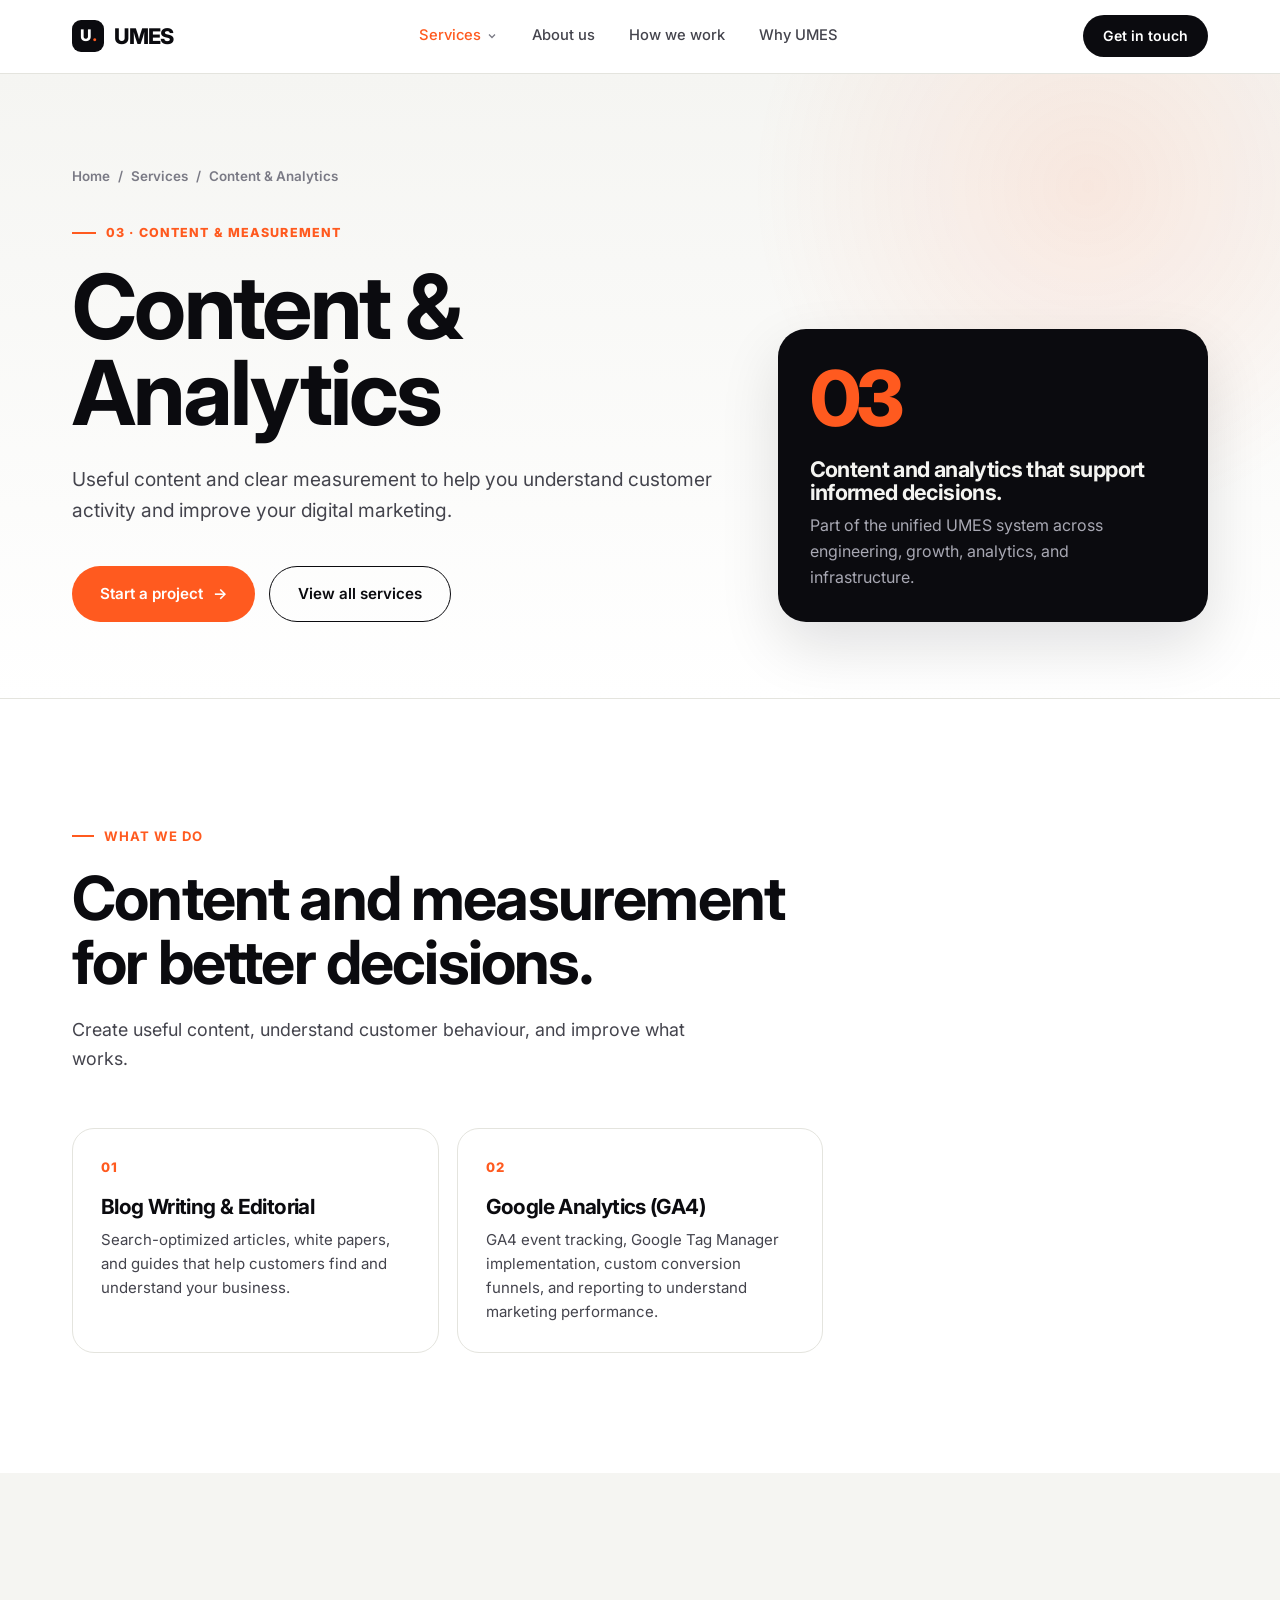
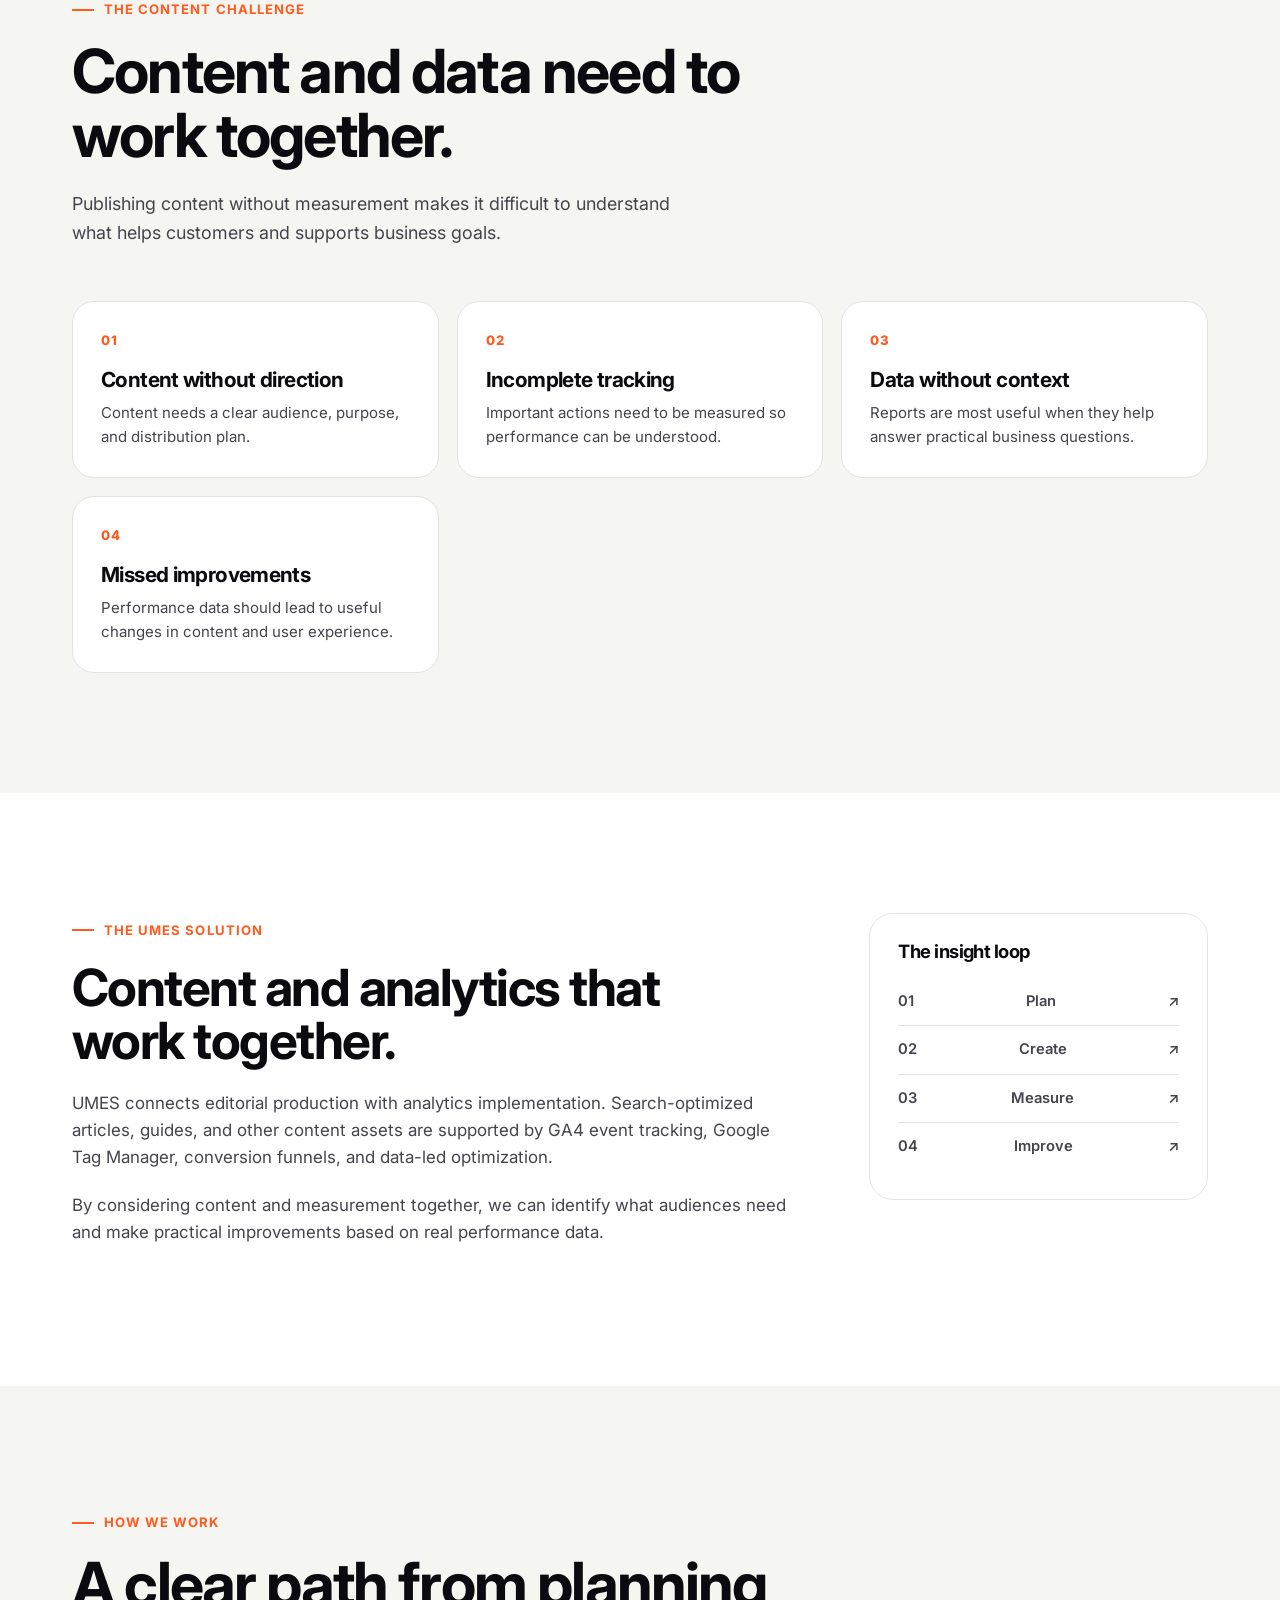
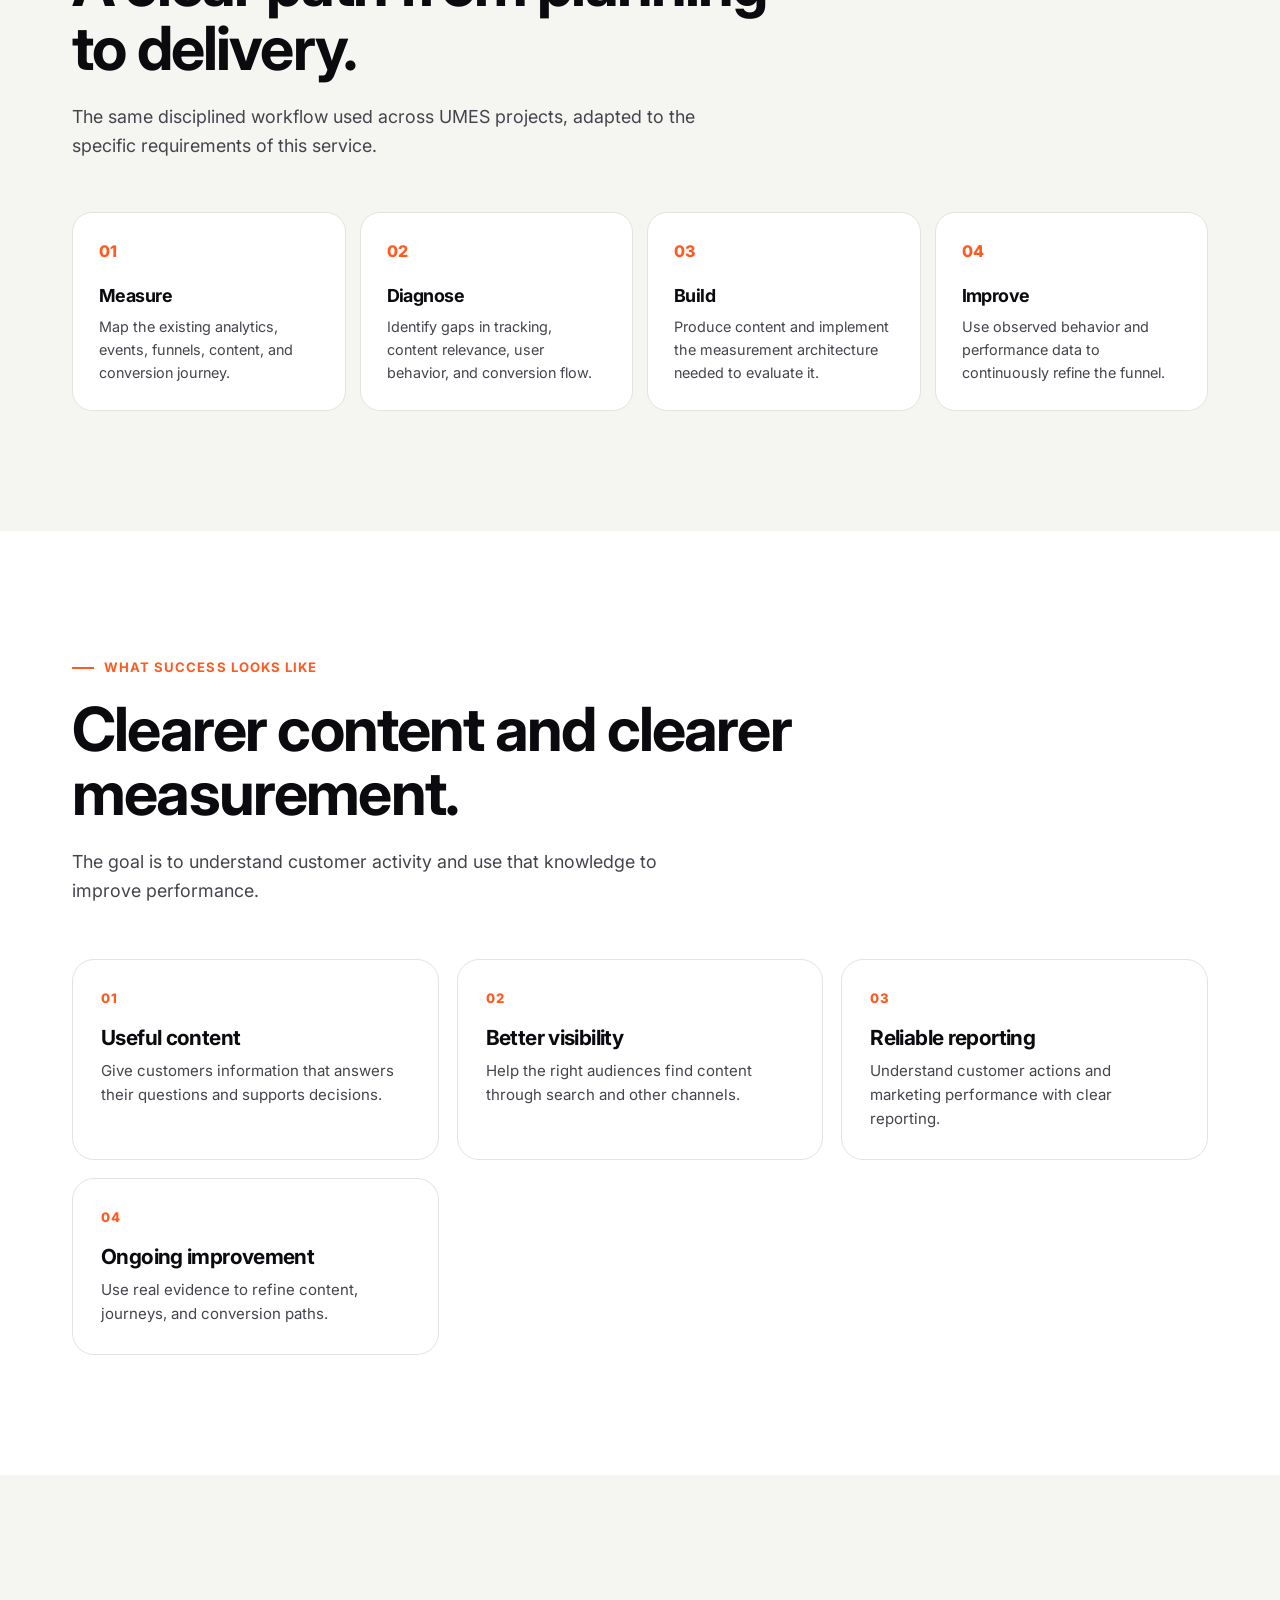
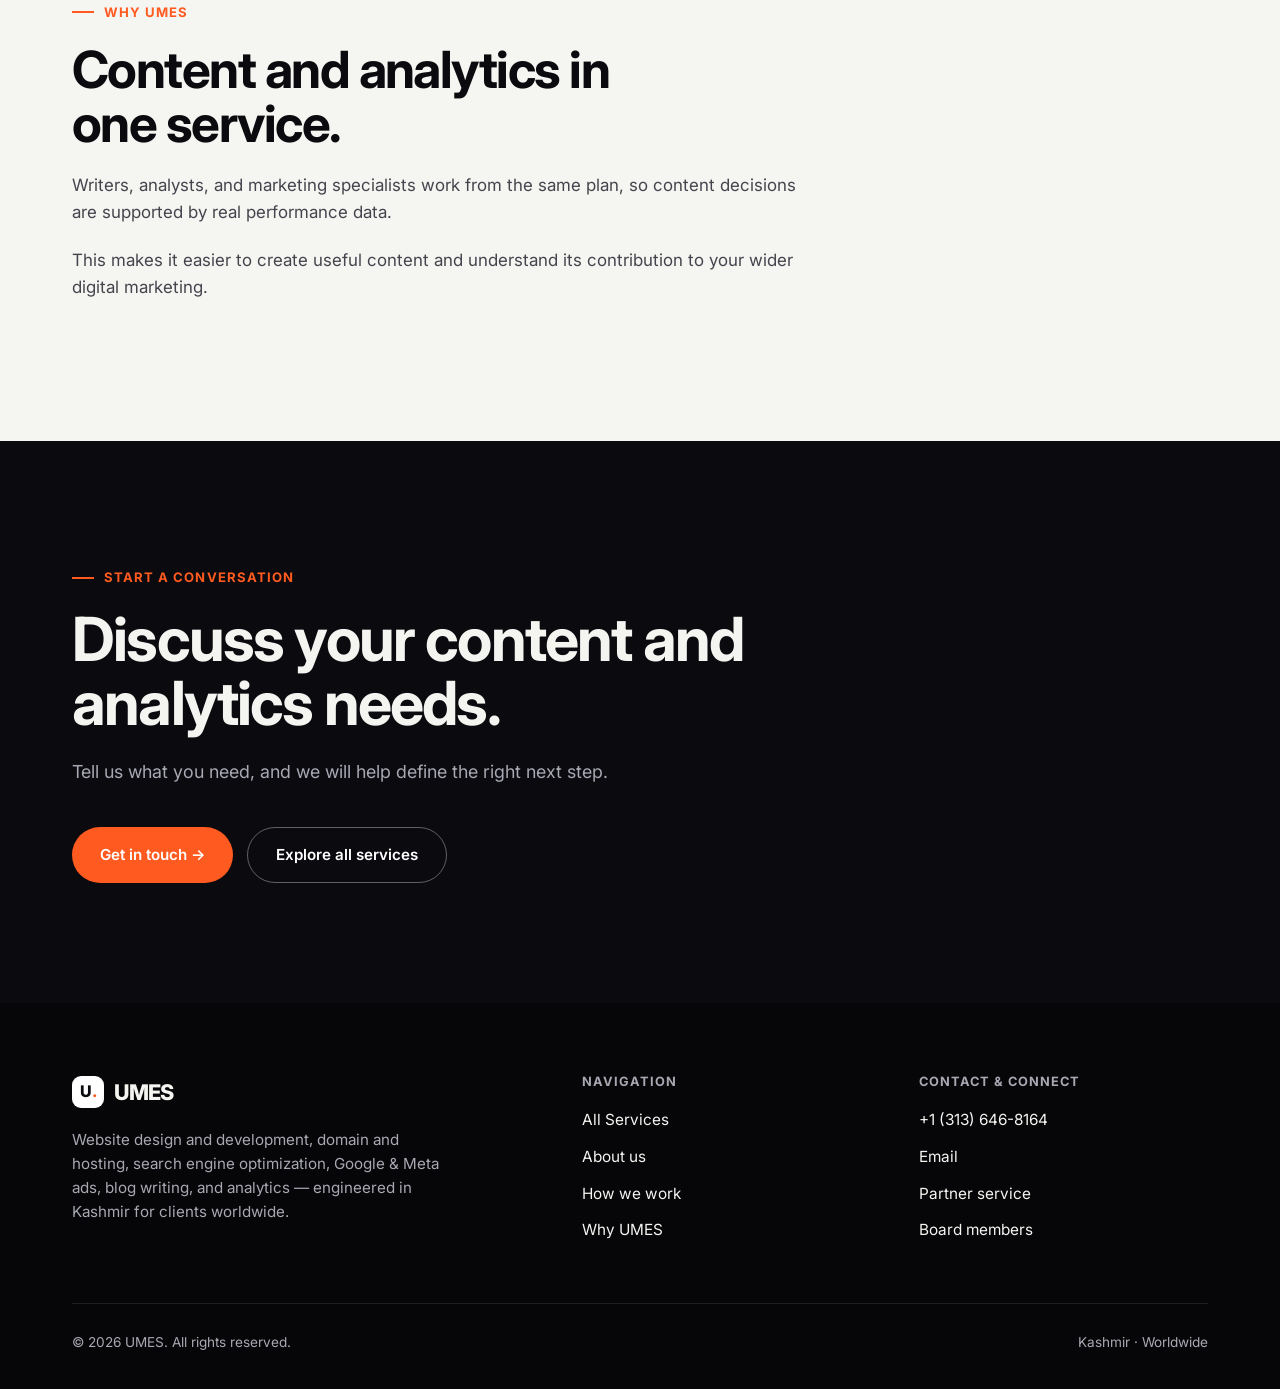
<file: services/content-analytics.html>
<!DOCTYPE html>
<html lang="en">

<head>
  <meta charset="UTF-8">
  <meta name="viewport" content="width=device-width,initial-scale=1">
  <title>Content & Analytics — UMES</title>
  <link rel="canonical" href="https://umes.in/services/content-analytics.html">
  <meta name="description"
    content="Useful content and clear measurement to help you understand customer activity and improve your digital marketing.">
  <link rel="preconnect" href="https://fonts.googleapis.com">
  <link rel="preconnect" href="https://fonts.gstatic.com" crossorigin>
  <link href="https://fonts.googleapis.com/css2?family=Inter:wght@400;500;600;700;800&display=swap" rel="stylesheet">
  <link rel="stylesheet" href="../style.css?v=2">
</head>

<body>
  <header>
    <div class="wrap inner">
      <a class="brand" href="../"><span class="mark">U<i>.</i></span>UMES</a>
      <nav class="primary-nav">

        <!-- Services dropdown container -->
        <div class="nav-item-has-dropdown">
          <a class="nav-dropdown-trigger" href="../#services" aria-haspopup="true" aria-expanded="false">
            Services
            <svg class="nav-caret" viewBox="0 0 24 24" fill="none" stroke="currentColor" stroke-width="2.5">
              <path d="m6 9 6 6 6-6" />
            </svg>
          </a>
          <div class="services-dropdown" role="menu">
            <!-- 01: Website Development -->
            <a class="dropdown-item" href="web-development.html" role="menuitem">
              <div class="dropdown-icon">
                <svg viewBox="0 0 24 24" fill="none" stroke="currentColor" stroke-width="1.8">
                  <rect x="3" y="4" width="18" height="14" rx="2" />
                  <path d="M8 20h8M3 9h18" />
                </svg>
              </div>
              <div class="dropdown-text">
                <h4>Website Design &amp; Development</h4>
                <p>Custom sites, managed cloud hosting, domain setup &amp; ongoing technical support.</p>
              </div>
            </a>

            <!-- 02: Digital Marketing -->
            <a class="dropdown-item" href="digital-marketing.html" role="menuitem">
              <div class="dropdown-icon">
                <svg viewBox="0 0 24 24" fill="none" stroke="currentColor" stroke-width="1.8" stroke-linejoin="round">
                  <path d="M3 11l18-7-7 18-3-8-8-3Z" />
                </svg>
              </div>
              <div class="dropdown-text">
                <h4>Digital Marketing</h4>
                <p>Search engine optimization, Google Ads, Meta Ads, social growth &amp; page boosting.</p>
              </div>
            </a>

            <!-- 03: Content & Analytics -->
            <a class="dropdown-item" href="content-analytics.html" role="menuitem">
              <div class="dropdown-icon">
                <svg viewBox="0 0 24 24" fill="none" stroke="currentColor" stroke-width="1.8">
                  <path d="M4 19.5v-15A2.5 2.5 0 0 1 6.5 2H20v20H6.5a2.5 2.5 0 0 1-2.5-2.5Z" />
                  <path d="M8 7h8M8 11h8M8 15h5" />
                </svg>
              </div>
              <div class="dropdown-text">
                <h4>Content &amp; Analytics</h4>
                <p>Blog writing, GA4 setup, attribution tracking, and conversion optimization.</p>
              </div>
            </a>

            <!-- 04: Network Architecture -->
            <a class="dropdown-item" href="network-architecture.html" role="menuitem">
              <div class="dropdown-icon">
                <svg viewBox="0 0 24 24" fill="none" stroke="currentColor" stroke-width="1.8">
                  <circle cx="5" cy="6" r="2.4" />
                  <circle cx="19" cy="6" r="2.4" />
                  <circle cx="12" cy="18" r="2.4" />
                  <path d="M7 7.5 10.3 16M17 7.5 13.7 16M7.4 6h9.2" />
                </svg>
              </div>
              <div class="dropdown-text">
                <h4>Network Architecture</h4>
                <p>Enterprise multi-site topologies, zero-trust security posture, cloud &amp; hybrid routing.</p>
              </div>
            </a>

            <div class="dropdown-footer">
              <a href="../#services">Explore all services →</a>
            </div>
          </div>
        </div>

        <a href="../about.html">About us</a>

        <a href="../#process">How we work</a>
        <a href="../#why">Why UMES</a>
      </nav>
      <div class="nav-actions">
        <a class="btn btn-dark btn-sm" href="../#connect">Get in touch</a>
        <button class="menu-btn" id="menuBtn" aria-label="Toggle menu" aria-expanded="false">
          <svg id="menuIconOpen" viewBox="0 0 24 24" fill="none" stroke="currentColor" stroke-width="2">
            <path d="M4 7h16M4 12h16M4 17h16" />
          </svg>
          <svg id="menuIconClose" style="display:none" viewBox="0 0 24 24" fill="none" stroke="currentColor"
            stroke-width="2">
            <path d="M18 6 6 18M6 6l12 12" />
          </svg>
        </button>
      </div>
    </div>
    <nav id="mobileNav" aria-label="Mobile navigation">
      <div class="mobile-nav-inner">

        <!-- Services Mobile Group -->
        <div class="mobile-services-accordion">
          <div class="mobile-services-title">
            <span>Services</span>
            <a href="../#services"
              style="color:var(--ink-3);font-size:0.75rem;text-transform:none;letter-spacing:0;">View all →</a>
          </div>

          <a class="mobile-svc-item" href="web-development.html">
            <div class="mobile-svc-icon">
              <svg viewBox="0 0 24 24" fill="none" stroke="currentColor" stroke-width="1.8">
                <rect x="3" y="4" width="18" height="14" rx="2" />
                <path d="M8 20h8M3 9h18" />
              </svg>
            </div>
            <div class="mobile-svc-text">
              <span class="mobile-svc-name">Website Design &amp; Development </span>
              <span class="mobile-svc-desc">Custom web, hosting &amp; maintenance</span>
            </div>
          </a>

          <a class="mobile-svc-item" href="digital-marketing.html">
            <div class="mobile-svc-icon">
              <svg viewBox="0 0 24 24" fill="none" stroke="currentColor" stroke-width="1.8">
                <path d="M3 11l18-7-7 18-3-8-8-3Z" />
              </svg>
            </div>
            <div class="mobile-svc-text">
              <span class="mobile-svc-name">Digital Marketing</span>
              <span class="mobile-svc-desc">SEO, Ads, Page Boosting &amp; Social</span>
            </div>
          </a>

          <a class="mobile-svc-item" href="content-analytics.html">
            <div class="mobile-svc-icon">
              <svg viewBox="0 0 24 24" fill="none" stroke="currentColor" stroke-width="1.8">
                <path d="M4 19.5v-15A2.5 2.5 0 0 1 6.5 2H20v20H6.5a2.5 2.5 0 0 1-2.5-2.5Z" />
                <path d="M8 7h8M8 11h8M8 15h5" />
              </svg>
            </div>
            <div class="mobile-svc-text">
              <span class="mobile-svc-name">Content &amp; Analytics</span>
              <span class="mobile-svc-desc">Editorial blogs, GA4 setup &amp; CRO</span>
            </div>
          </a>

          <a class="mobile-svc-item" href="network-architecture.html">
            <div class="mobile-svc-icon">
              <svg viewBox="0 0 24 24" fill="none" stroke="currentColor" stroke-width="1.8">
                <circle cx="5" cy="6" r="2.4" />
                <circle cx="19" cy="6" r="2.4" />
                <circle cx="12" cy="18" r="2.4" />
                <path d="M7 7.5 10.3 16M17 7.5 13.7 16M7.4 6h9.2" />
              </svg>
            </div>
            <div class="mobile-svc-text">
              <span class="mobile-svc-name">Network Architecture</span>
              <span class="mobile-svc-desc">Zero-trust, backbone topologies &amp; cloud</span>
            </div>
          </a>
        </div>

        <a class="mobile-nav-link" href="../about.html"><span>About us</span><span aria-hidden="true">→</span></a>

        <a class="mobile-nav-link" href="../#process"><span>How we work</span><span>→</span></a>
        <a class="mobile-nav-link" href="../#why"><span>Why UMES</span><span>→</span></a>
        <a class="mobile-nav-cta" href="../#connect">Start a project →</a>
      </div>
    </nav>
  </header>

  <main>
    <section class="page-hero">
      <div class="wrap">
        <div class="breadcrumb"><a href="../">Home</a><span>/</span><a
            href="../#services">Services</a><span>/</span><span>Content & Analytics</span></div>
        <div class="page-hero-grid">
          <div>
            <div class="page-kicker">03 · Content & Measurement</div>
            <h1>Content & Analytics</h1>
            <p class="lead">Useful content and clear measurement to help you understand customer activity and improve
              your digital marketing.</p>
            <div class="cta-row">
              <a class="btn btn-primary" href="../#connect">Start a project <span>→</span></a>
              <a class="btn btn-outline" href="../#services">View all services</a>
            </div>
          </div>
          <aside class="hero-panel reveal">
            <div class="panel-number">03</div>
            <h3>Content and analytics that support informed decisions.</h3>
            <p>Part of the unified UMES system across engineering, growth, analytics, and infrastructure.</p>
          </aside>
        </div>
      </div>
    </section>  

    <section class="sec" id="capabilities">
      <div class="wrap">
        <div class="eyebrow reveal">What we do</div>
        <h2 class="reveal">Content and measurement for better decisions.</h2>
        <p class="sub reveal">Create useful content, understand customer behaviour, and improve what works.</p>
        <div class="capability-grid">
          <article class="capability reveal">
            <div class="cap-num">01</div>
            <h3>Blog Writing & Editorial</h3>
            <p>Search-optimized articles, white papers, and guides that help customers find and understand your
              business.</p>
          </article>
          <article class="capability reveal">
            <div class="cap-num">02</div>
            <h3>Google Analytics (GA4)</h3>
            <p>GA4 event tracking, Google Tag Manager implementation, custom conversion funnels, and reporting to
              understand marketing performance.</p>
          </article>
        </div>
      </div>
    </section>

    <section class="sec services">
      <div class="wrap">
        <div class="eyebrow reveal">The content challenge</div>
        <h2 class="reveal">Content and data need to work together.</h2>
        <p class="sub reveal">Publishing content without measurement makes it difficult to understand what helps
          customers and supports business goals.</p>
        <div class="capability-grid">
          <article class="capability reveal">
            <div class="cap-num">01</div>
            <h3>Content without direction</h3>
            <p>Content needs a clear audience, purpose, and distribution plan.</p>
          </article>
          <article class="capability reveal">
            <div class="cap-num">02</div>
            <h3>Incomplete tracking</h3>
            <p>Important actions need to be measured so performance can be understood.</p>
          </article>
          <article class="capability reveal">
            <div class="cap-num">03</div>
            <h3>Data without context</h3>
            <p>Reports are most useful when they help answer practical business questions.</p>
          </article>
          <article class="capability reveal">
            <div class="cap-num">04</div>
            <h3>Missed improvements</h3>
            <p>Performance data should lead to useful changes in content and user experience.</p>
          </article>
        </div>
      </div>
    </section>

    <section class="sec">
      <div class="wrap detail-grid">
        <div class="detail-copy reveal">
          <div class="eyebrow">The UMES solution</div>
          <h2>Content and analytics that work together.</h2>
          <p>UMES connects editorial production with analytics implementation. Search-optimized articles, guides, and
            other content assets are supported by GA4 event tracking, Google Tag Manager, conversion funnels, and
            data-led optimization.</p>
          <p>By considering content and measurement together, we can identify what audiences need and make practical
            improvements based on real performance data.</p>
        </div>
        <aside class="service-aside reveal">
          <h3>The insight loop</h3>
          <a><span>01</span><span>Plan</span><span>↗</span></a>
          <a><span>02</span><span>Create</span><span>↗</span></a>
          <a><span>03</span><span>Measure</span><span>↗</span></a>
          <a><span>04</span><span>Improve</span><span>↗</span></a>
        </aside>
      </div>
    </section>

    <section class="sec services">
      <div class="wrap">
        <div class="eyebrow reveal">How we work</div>
        <h2 class="reveal">A clear path from planning to delivery.</h2>
        <p class="sub reveal">The same disciplined workflow used across UMES projects, adapted to the specific
          requirements of this service.</p>
        <div class="process-strip">
          <article class="process-card reveal">
            <div class="num">01</div>
            <h3>Measure</h3>
            <p>Map the existing analytics, events, funnels, content, and conversion journey.</p>
          </article>
          <article class="process-card reveal">
            <div class="num">02</div>
            <h3>Diagnose</h3>
            <p>Identify gaps in tracking, content relevance, user behavior, and conversion flow.</p>
          </article>
          <article class="process-card reveal">
            <div class="num">03</div>
            <h3>Build</h3>
            <p>Produce content and implement the measurement architecture needed to evaluate it.</p>
          </article>
          <article class="process-card reveal">
            <div class="num">04</div>
            <h3>Improve</h3>
            <p>Use observed behavior and performance data to continuously refine the funnel.</p>
          </article>
        </div>
      </div>
    </section>

    <section class="sec" id="outcomes">
      <div class="wrap">
        <div class="eyebrow reveal">What success looks like</div>
        <h2 class="reveal">Clearer content and clearer measurement.</h2>
        <p class="sub reveal">The goal is to understand customer activity and use that knowledge to improve performance.
        </p>
        <div class="capability-grid">
          <article class="capability reveal">
            <div class="cap-num">01</div>
            <h3>Useful content</h3>
            <p>Give customers information that answers their questions and supports decisions.</p>
          </article>
          <article class="capability reveal">
            <div class="cap-num">02</div>
            <h3>Better visibility</h3>
            <p>Help the right audiences find content through search and other channels.</p>
          </article>
          <article class="capability reveal">
            <div class="cap-num">03</div>
            <h3>Reliable reporting</h3>
            <p>Understand customer actions and marketing performance with clear reporting.</p>
          </article>
          <article class="capability reveal">
            <div class="cap-num">04</div>
            <h3>Ongoing improvement</h3>
            <p>Use real evidence to refine content, journeys, and conversion paths.</p>
          </article>
        </div>
      </div>
    </section>

    <section class="sec services">
      <div class="wrap detail-grid">
        <div class="detail-copy reveal">
          <div class="eyebrow">Why UMES</div>
          <h2>Content and analytics in one service.</h2>
          <p>Writers, analysts, and marketing specialists work from the same plan, so content decisions are supported by
            real performance data.</p>
          <p>This makes it easier to create useful content and understand its contribution to your wider digital
            marketing.</p>
        </div>
      </div>
    </section>

    <section class="sec service-cta">
      <div class="wrap">
        <div class="eyebrow reveal">Start a conversation</div>
        <h2 class="reveal">Discuss your content and analytics needs.</h2>
        <p class="sub reveal">Tell us what you need, and we will help define the right next step.</p>
        <div class="cta-row reveal">
          <a class="btn btn-primary" href="../#connect">Get in touch →</a>
          <a class="btn btn-outline" href="../#services">Explore all services</a>
        </div>
      </div>
    </section>
  </main>

  <footer>
    <div class="wrap">
      <div class="footer-top">
        <div>
          <a class="brand" href="../#top"><span class="mark">U<i>.</i></span>UMES</a>
          <p>Website design and development, domain and hosting, search engine optimization, Google &amp; Meta ads, blog
            writing, and analytics — engineered in Kashmir for clients worldwide.</p>
        </div>
        <div class="footer-col">
          <h4>Navigation</h4>
          <a href="../#services">All Services</a>
          <a href="../about.html">About us</a>
          <a href="../#process">How we work</a>
          <a href="../#why">Why UMES</a>
        </div>
        <div class="footer-col">
          <h4>Contact &amp; Connect</h4>
          <a href="tel:+13136468164">+1 (313) 646-8164</a>
        <a href="mailto:contact@umes.in">Email</a>
          <a href="https://jannu.us/" target="_blank" rel="noopener">Partner service</a>
          <a href="https://faisalfjan.carrd.co/" target="_blank" rel="noopener">Board members</a>
        </div>
      </div>
      <div class="footer-bottom">
        <span>© <span data-year>2026</span> UMES. All rights reserved.</span>
        <span>Kashmir · Worldwide</span>
      </div>
    </div>
  </footer>
  <script src="../script.js?v=2"></script>
</body>

</html>
</file>
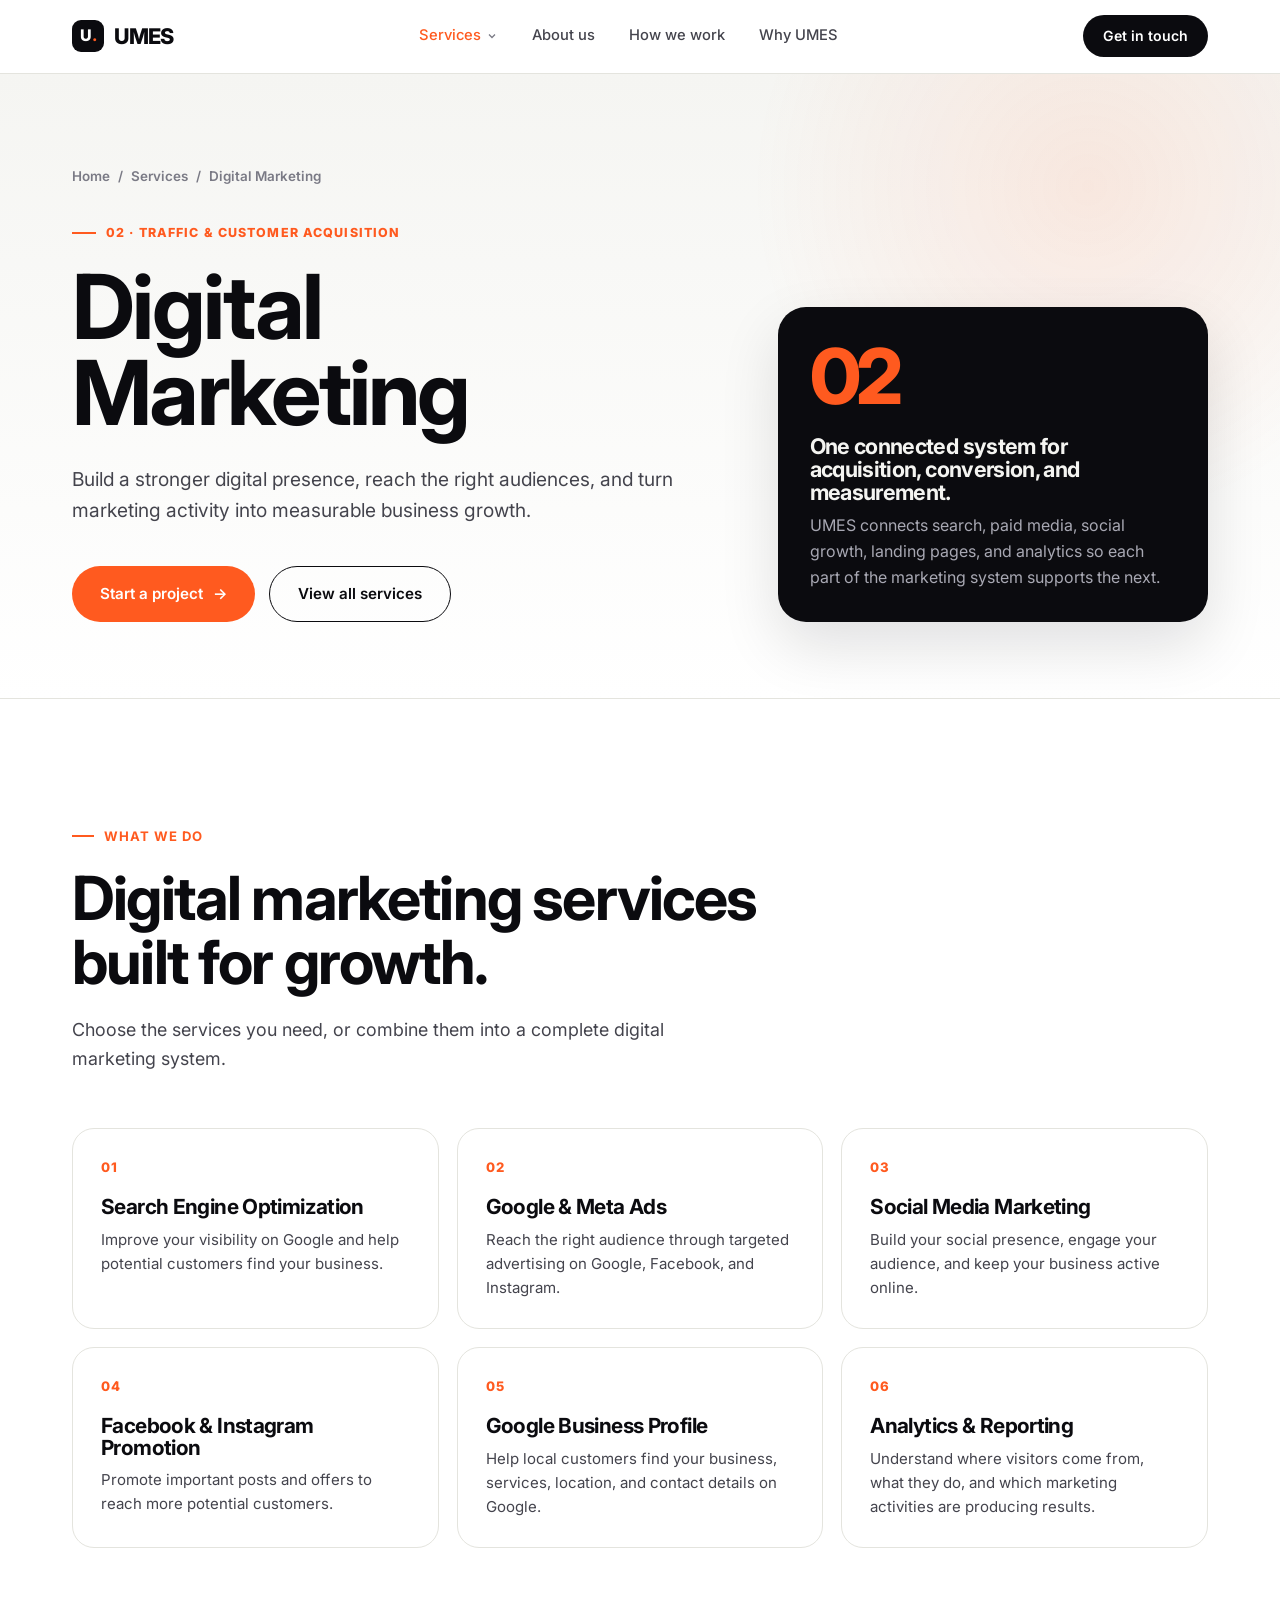
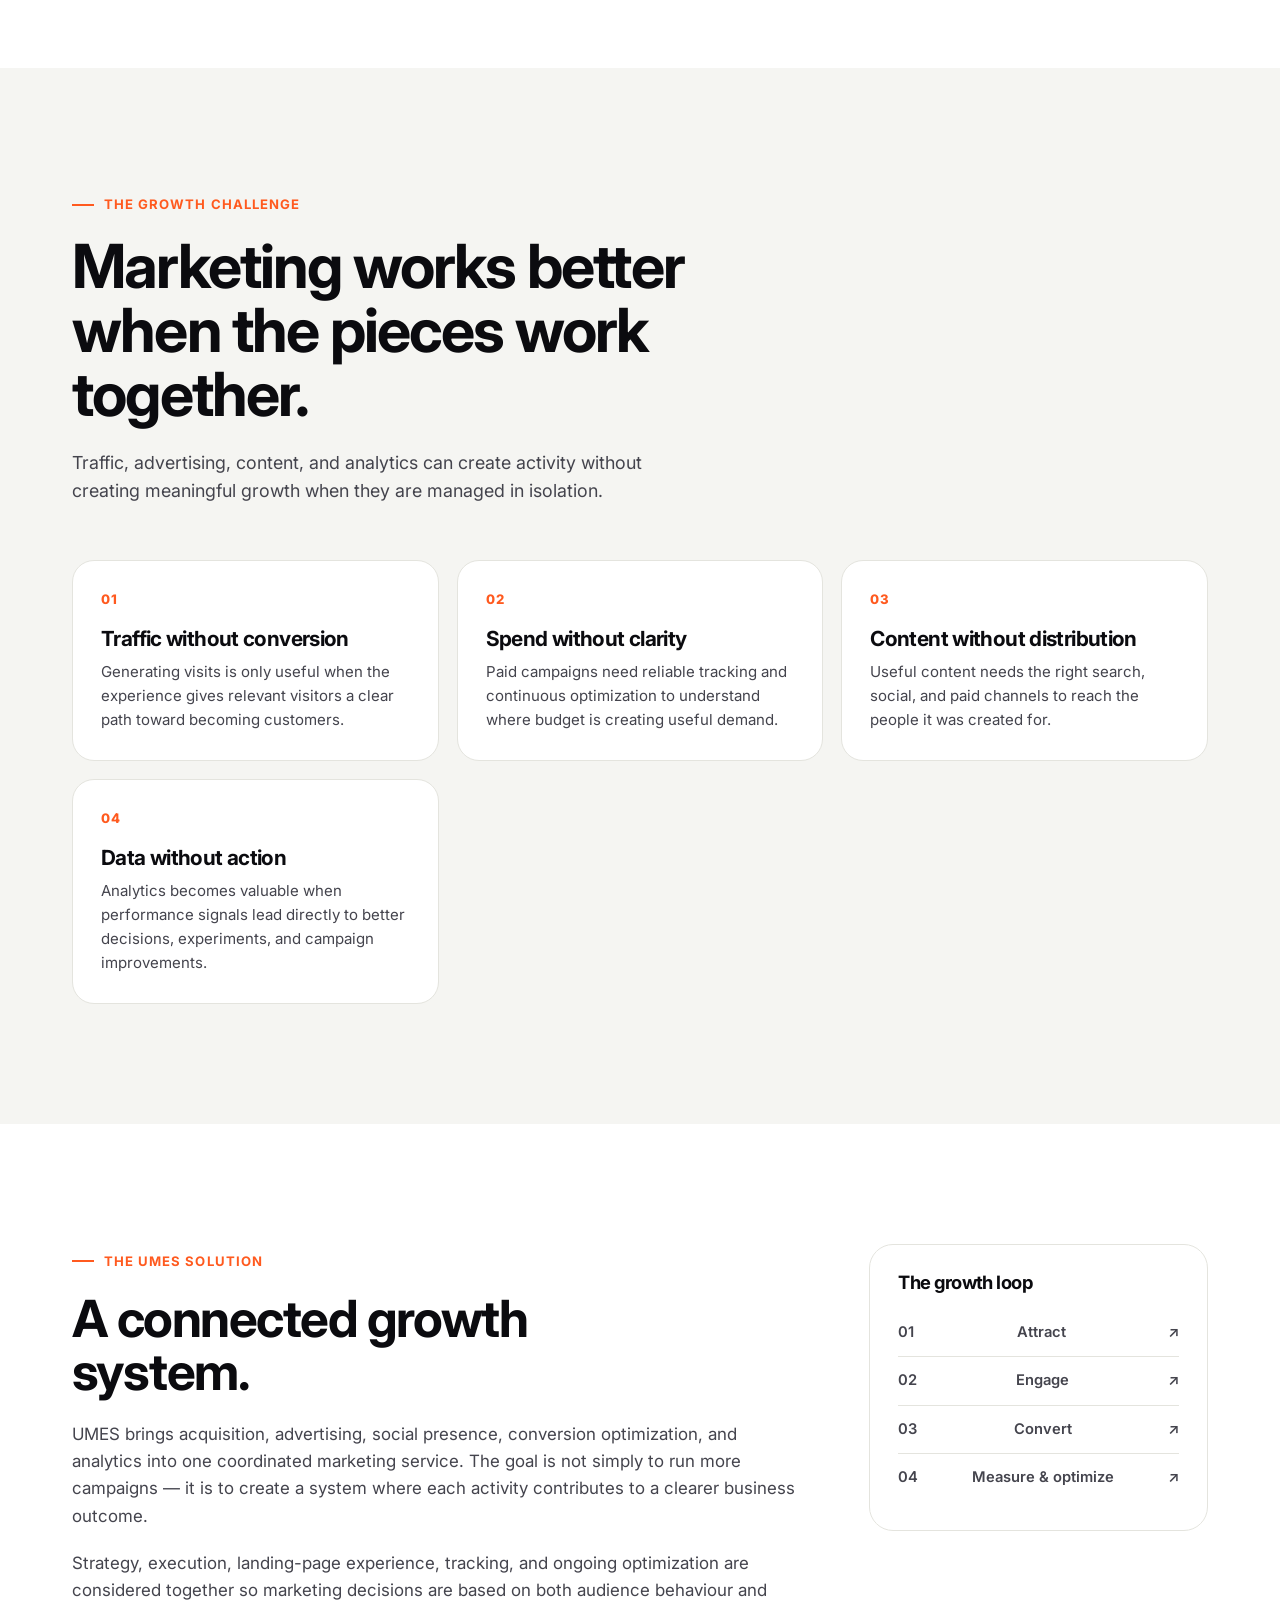
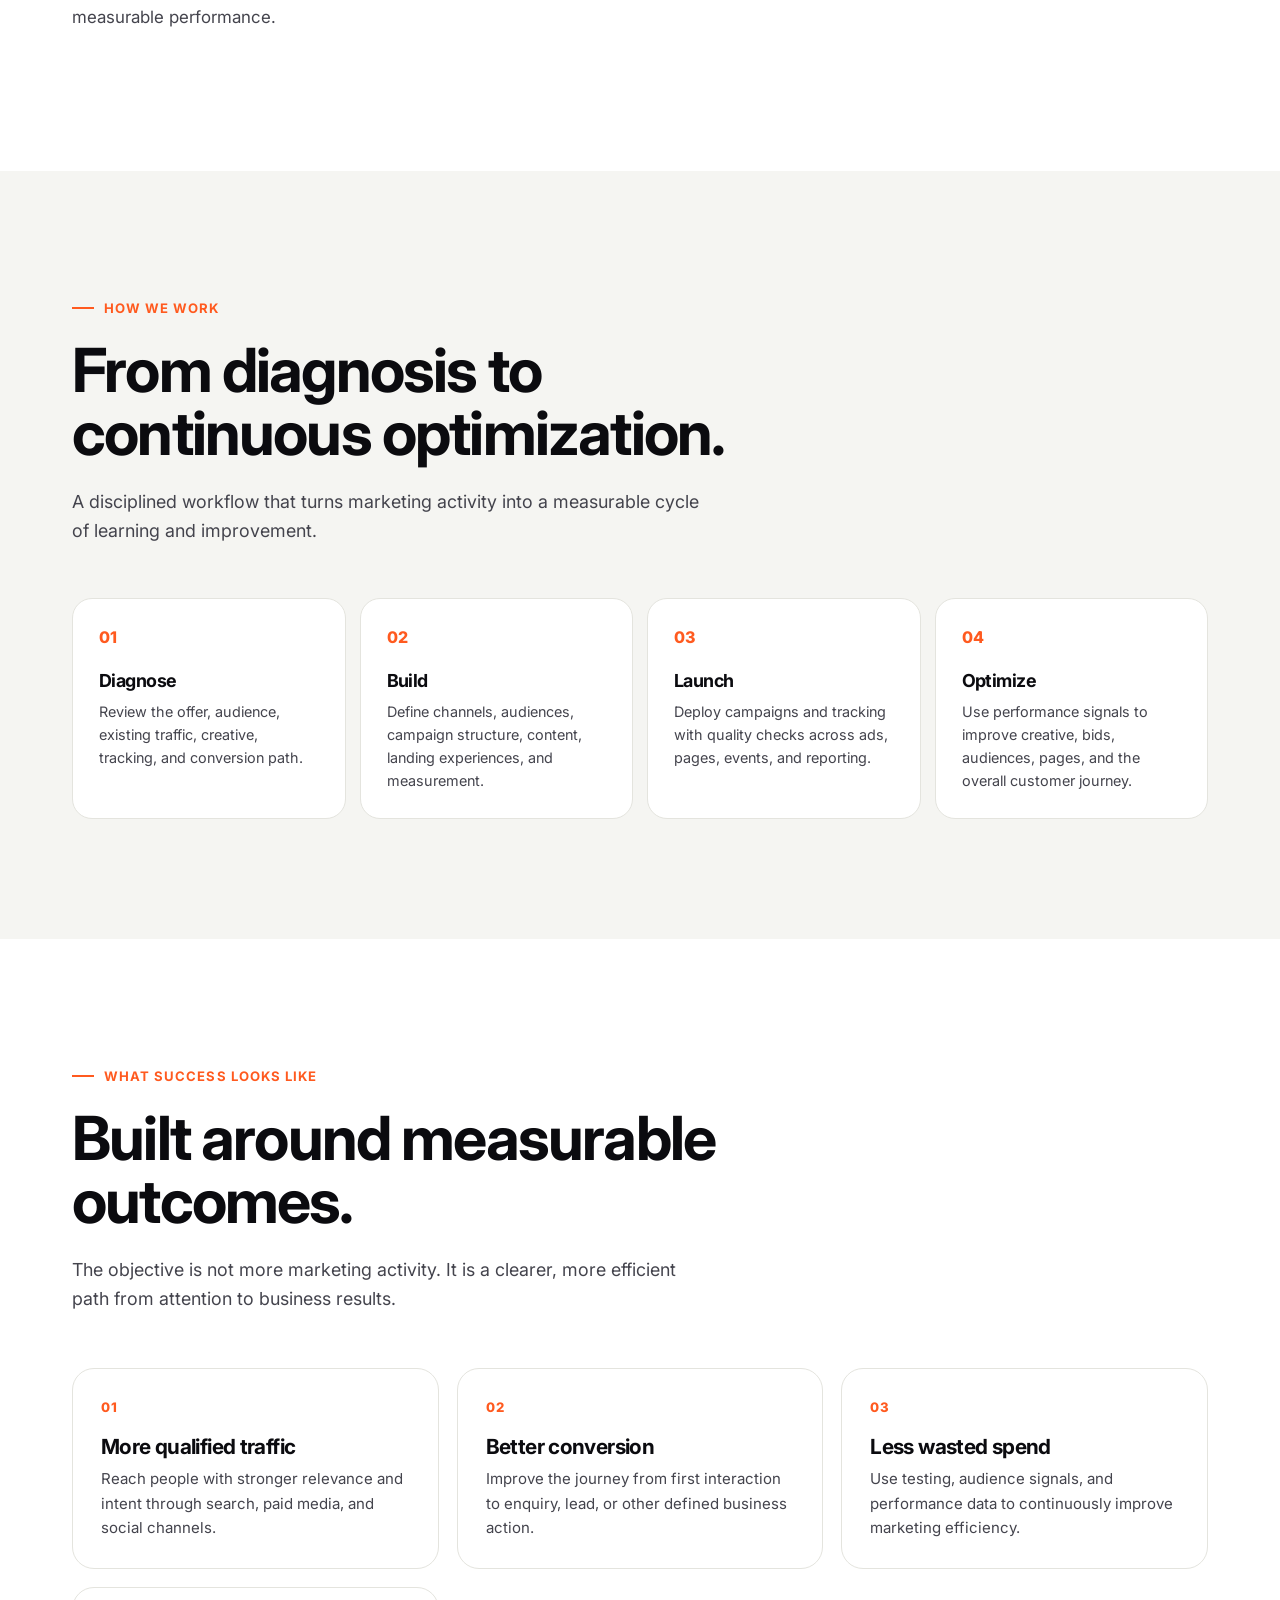
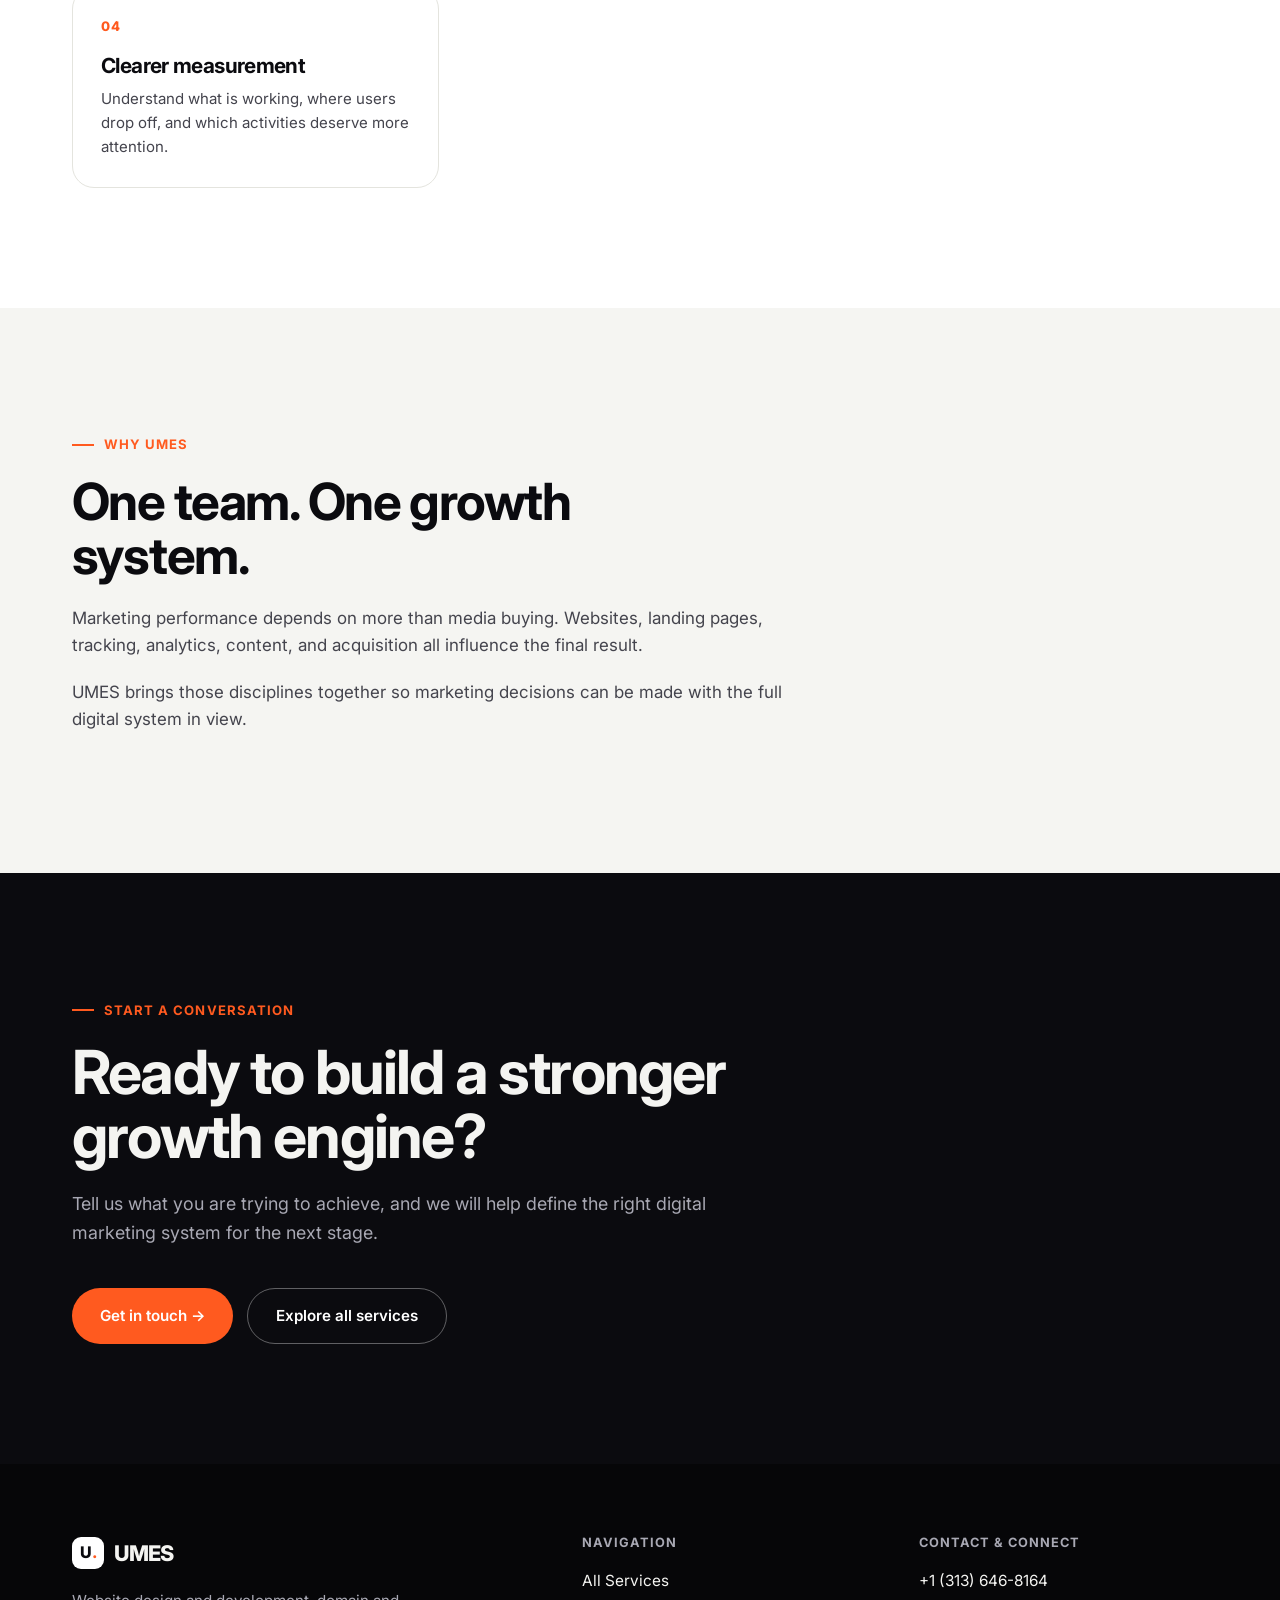
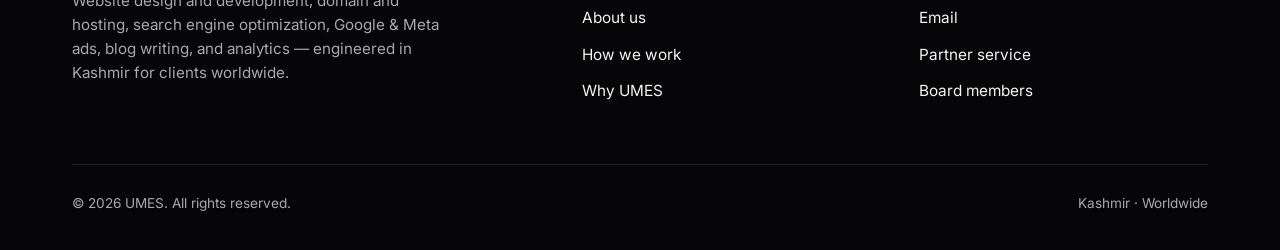
<file: services/digital-marketing.html>
<!DOCTYPE html>
<html lang="en">
<head>
  <meta charset="UTF-8">
  <meta name="viewport" content="width=device-width,initial-scale=1">
  <title>Digital Marketing — UMES</title>
  <link rel="canonical" href="https://umes.in/services/digital-marketing.html">
  <meta name="description"
    content="UMES digital marketing connects SEO, Google & Meta Ads, social media, analytics, and conversion optimization into a measurable growth system.">
  <link rel="preconnect" href="https://fonts.googleapis.com">
  <link rel="preconnect" href="https://fonts.gstatic.com" crossorigin>
  <link href="https://fonts.googleapis.com/css2?family=Inter:wght@400;500;600;700;800&display=swap" rel="stylesheet">
  <link rel="stylesheet" href="../style.css?v=2">
</head>

<body>
  <header>

    <div class="wrap inner">

      <a class="brand" href="../">
        <span class="mark">U<i>.</i></span>UMES
      </a>


      <nav class="primary-nav">



        <!-- Services dropdown -->

        <div class="nav-item-has-dropdown">

          <a class="nav-dropdown-trigger" href="../#services" aria-haspopup="true" aria-expanded="false">

            Services

            <svg class="nav-caret" viewBox="0 0 24 24" fill="none" stroke="currentColor" stroke-width="2.5">
              <path d="m6 9 6 6 6-6" />
            </svg>

          </a>


          <div class="services-dropdown" role="menu">


            <!-- 01 -->

            <a class="dropdown-item" href="web-development.html" role="menuitem">

              <div class="dropdown-icon">

                <svg viewBox="0 0 24 24" fill="none" stroke="currentColor" stroke-width="1.8">

                  <rect x="3" y="4" width="18" height="14" rx="2" />
                  <path d="M8 20h8M3 9h18" />

                </svg>

              </div>


              <div class="dropdown-text">

                <h4>Website Design &amp; Development</h4>

                <p>
                  Custom sites, managed cloud hosting, domain setup &amp;
                  ongoing technical support.
                </p>

              </div>

            </a>


            <!-- 02 -->

            <a class="dropdown-item" href="digital-marketing.html" role="menuitem">

              <div class="dropdown-icon">

                <svg viewBox="0 0 24 24" fill="none" stroke="currentColor" stroke-width="1.8" stroke-linejoin="round">

                  <path d="M3 11l18-7-7 18-3-8-8-3Z" />

                </svg>

              </div>


              <div class="dropdown-text">

                <h4>Digital Marketing</h4>

                <p>
                  Search engine optimization, Google Ads, Meta Ads,
                  social growth &amp; page boosting.
                </p>

              </div>

            </a>


            <!-- 03 -->

            <a class="dropdown-item" href="content-analytics.html" role="menuitem">

              <div class="dropdown-icon">

                <svg viewBox="0 0 24 24" fill="none" stroke="currentColor" stroke-width="1.8">

                  <path d="M4 19.5v-15A2.5 2.5 0 0 1 6.5 2H20v20H6.5a2.5 2.5 0 0 1-2.5-2.5Z" />
                  <path d="M8 7h8M8 11h8M8 15h5" />

                </svg>

              </div>


              <div class="dropdown-text">

                <h4>Content &amp; Analytics</h4>

                <p>
                  Blog writing, GA4 setup, attribution tracking,
                  and conversion optimization.
                </p>

              </div>

            </a>


            <!-- 04 -->

            <a class="dropdown-item" href="network-architecture.html" role="menuitem">

              <div class="dropdown-icon">

                <svg viewBox="0 0 24 24" fill="none" stroke="currentColor" stroke-width="1.8">

                  <circle cx="5" cy="6" r="2.4" />
                  <circle cx="19" cy="6" r="2.4" />
                  <circle cx="12" cy="18" r="2.4" />

                  <path d="M7 7.5 10.3 16M17 7.5 13.7 16M7.4 6h9.2" />

                </svg>

              </div>


              <div class="dropdown-text">

                <h4>Network Architecture</h4>

                <p>
                  Enterprise multi-site topologies, zero-trust security
                  posture, cloud &amp; hybrid routing.
                </p>

              </div>

            </a>


            <div class="dropdown-footer">

              <a href="../#services">
                Explore all services →
              </a>

            </div>


          </div>

        </div>


        <a href="../about.html">About us</a>
        <a href="../#process">How we work</a>

        <a href="../#why">Why UMES</a>


      </nav>


      <div class="nav-actions">


        <a class="btn btn-dark btn-sm" href="../#connect">
          Get in touch
        </a>


        <button class="menu-btn" id="menuBtn" aria-label="Toggle menu" aria-expanded="false">

          <svg id="menuIconOpen" viewBox="0 0 24 24" fill="none" stroke="currentColor" stroke-width="2">

            <path d="M4 7h16M4 12h16M4 17h16" />

          </svg>


          <svg id="menuIconClose" style="display:none" viewBox="0 0 24 24" fill="none" stroke="currentColor"
            stroke-width="2">

            <path d="M18 6 6 18M6 6l12 12" />

          </svg>

        </button>


      </div>

    </div>


    <!-- Mobile navigation -->

    <nav id="mobileNav" aria-label="Mobile navigation">

      <div class="mobile-nav-inner">




        <div class="mobile-services-accordion">


          <div class="mobile-services-title">

            <span>Services</span>

            <a href="../#services"
              style="color:var(--ink-3);font-size:0.75rem;text-transform:none;letter-spacing:0;">
              View all →
            </a>

          </div>


          <a class="mobile-svc-item" href="web-development.html">

            <div class="mobile-svc-icon">

              <svg viewBox="0 0 24 24" fill="none" stroke="currentColor" stroke-width="1.8">

                <rect x="3" y="4" width="18" height="14" rx="2" />
                <path d="M8 20h8M3 9h18" />

              </svg>

            </div>


            <div class="mobile-svc-text">

              <span class="mobile-svc-name">
                Website Design &amp; Development
              </span>

              <span class="mobile-svc-desc">
                Custom web, hosting &amp; maintenance
              </span>

            </div>

          </a>


          <a class="mobile-svc-item" href="digital-marketing.html">

            <div class="mobile-svc-icon">

              <svg viewBox="0 0 24 24" fill="none" stroke="currentColor" stroke-width="1.8">

                <path d="M3 11l18-7-7 18-3-8-8-3Z" />

              </svg>

            </div>


            <div class="mobile-svc-text">

              <span class="mobile-svc-name">
                Digital Marketing
              </span>

              <span class="mobile-svc-desc">
                SEO, Ads, Page Boosting &amp; Social
              </span>

            </div>

          </a>


          <a class="mobile-svc-item" href="content-analytics.html">

            <div class="mobile-svc-icon">

              <svg viewBox="0 0 24 24" fill="none" stroke="currentColor" stroke-width="1.8">

                <path d="M4 19.5v-15A2.5 2.5 0 0 1 6.5 2H20v20H6.5a2.5 2.5 0 0 1-2.5-2.5Z" />
                <path d="M8 7h8M8 11h8M8 15h5" />

              </svg>

            </div>


            <div class="mobile-svc-text">

              <span class="mobile-svc-name">
                Content &amp; Analytics
              </span>

              <span class="mobile-svc-desc">
                Editorial blogs, GA4 setup &amp; CRO
              </span>

            </div>

          </a>


          <a class="mobile-svc-item" href="network-architecture.html">

            <div class="mobile-svc-icon">

              <svg viewBox="0 0 24 24" fill="none" stroke="currentColor" stroke-width="1.8">

                <circle cx="5" cy="6" r="2.4" />
                <circle cx="19" cy="6" r="2.4" />
                <circle cx="12" cy="18" r="2.4" />

                <path d="M7 7.5 10.3 16M17 7.5 13.7 16M7.4 6h9.2" />

              </svg>

            </div>


            <div class="mobile-svc-text">

              <span class="mobile-svc-name">
                Network Architecture
              </span>

              <span class="mobile-svc-desc">
                Zero-trust, backbone topologies &amp; cloud
              </span>

            </div>

          </a>


        </div>


        <a class="mobile-nav-link" href="../about.html"><span>About us</span><span aria-hidden="true">→</span></a>
        <a class="mobile-nav-link" href="../#process">

          <span>How we work</span>
          <span>→</span>

        </a>


        <a class="mobile-nav-link" href="../#why">

          <span>Why UMES</span>
          <span>→</span>

        </a>


        <a class="mobile-nav-cta" href="../#connect">
          Start a project →
        </a>


      </div>

    </nav>

  </header>

  <main>
    <!-- HERO -->
    <section class="page-hero">

      <div class="wrap">

        <div class="breadcrumb">

          <a href="../">Home</a>

          <span>/</span>

          <a href="../#services">Services</a>

          <span>/</span>

          <span>Digital Marketing</span>

        </div>


        <div class="page-hero-grid">


          <div>

            <div class="page-kicker">
              02 · Traffic &amp; Customer Acquisition
            </div>


            <h1>Digital Marketing</h1>


            <p class="lead">

              Build a stronger digital presence, reach the right audiences,
              and turn marketing activity into measurable business growth.

            </p>


            <div class="cta-row">

              <a class="btn btn-primary" href="../#connect">
                Start a project <span>→</span>
              </a>


              <a class="btn btn-outline" href="../#services">
                View all services
              </a>

            </div>


          </div>


          <aside class="hero-panel reveal">

            <div class="panel-number">02</div>

            <h3>
              One connected system for acquisition,
              conversion, and measurement.
            </h3>

            <p>
              UMES connects search, paid media, social growth,
              landing pages, and analytics so each part of the
              marketing system supports the next.
            </p>

          </aside>


        </div>

      </div>

    </section>

    <!-- WHAT WE DO -->
    <section class="sec" id="capabilities">

      <div class="wrap">


        <div class="eyebrow reveal">
          What we do
        </div>


        <h2 class="reveal">
          Digital marketing services built for growth.
        </h2>


        <p class="sub reveal">
          Choose the services you need, or combine them into
          a complete digital marketing system.
        </p>


        <div class="capability-grid">


          <article class="capability reveal">

            <div class="cap-num">01</div>

            <h3>
              Search Engine Optimization
            </h3>

            <p>
              Improve your visibility on Google and help
              potential customers find your business.
            </p>

          </article>


          <article class="capability reveal">

            <div class="cap-num">02</div>

            <h3>
              Google &amp; Meta Ads
            </h3>

            <p>
              Reach the right audience through targeted
              advertising on Google, Facebook, and Instagram.
            </p>

          </article>


          <article class="capability reveal">

            <div class="cap-num">03</div>

            <h3>
              Social Media Marketing
            </h3>

            <p>
              Build your social presence, engage your audience,
              and keep your business active online.
            </p>

          </article>


          <article class="capability reveal">

            <div class="cap-num">04</div>

            <h3>
              Facebook &amp; Instagram Promotion
            </h3>

            <p>
              Promote important posts and offers to reach
              more potential customers.
            </p>

          </article>


          <article class="capability reveal">

            <div class="cap-num">05</div>

            <h3>
              Google Business Profile
            </h3>

            <p>
              Help local customers find your business,
              services, location, and contact details on Google.
            </p>

          </article>


          <article class="capability reveal">

            <div class="cap-num">06</div>

            <h3>
              Analytics &amp; Reporting
            </h3>

            <p>
              Understand where visitors come from, what they do,
              and which marketing activities are producing results.
            </p>

          </article>


        </div>

      </div>

    </section>

    <!-- THE GROWTH CHALLENGE -->
    <section class="sec services">

      <div class="wrap">


        <div class="eyebrow reveal">
          The growth challenge
        </div>


        <h2 class="reveal">
          Marketing works better when the pieces work together.
        </h2>


        <p class="sub reveal">
          Traffic, advertising, content, and analytics can create
          activity without creating meaningful growth when they are
          managed in isolation.
        </p>


        <div class="capability-grid">


          <article class="capability reveal">

            <div class="cap-num">01</div>

            <h3>
              Traffic without conversion
            </h3>

            <p>
              Generating visits is only useful when the experience
              gives relevant visitors a clear path toward becoming
              customers.
            </p>

          </article>


          <article class="capability reveal">

            <div class="cap-num">02</div>

            <h3>
              Spend without clarity
            </h3>

            <p>
              Paid campaigns need reliable tracking and continuous
              optimization to understand where budget is creating
              useful demand.
            </p>

          </article>


          <article class="capability reveal">

            <div class="cap-num">03</div>

            <h3>
              Content without distribution
            </h3>

            <p>
              Useful content needs the right search, social, and
              paid channels to reach the people it was created for.
            </p>

          </article>


          <article class="capability reveal">

            <div class="cap-num">04</div>

            <h3>
              Data without action
            </h3>

            <p>
              Analytics becomes valuable when performance signals
              lead directly to better decisions, experiments, and
              campaign improvements.
            </p>

          </article>


        </div>

      </div>

    </section>

    <!-- UMES SOLUTION -->
    <section class="sec service">

      <div class="wrap">


        <div class="detail-grid">


          <div class="detail-copy reveal">


            <div class="eyebrow">
              The UMES solution
            </div>


            <h2>
              A connected growth system.
            </h2>


            <p>
              UMES brings acquisition, advertising, social presence,
              conversion optimization, and analytics into one
              coordinated marketing service. The goal is not simply
              to run more campaigns — it is to create a system where
              each activity contributes to a clearer business outcome.
            </p>


            <p>
              Strategy, execution, landing-page experience, tracking,
              and ongoing optimization are considered together so
              marketing decisions are based on both audience behaviour
              and measurable performance.
            </p>


          </div>


          <aside class="service-aside reveal">


            <h3>
              The growth loop
            </h3>


            <a href="#capabilities">

              <span>01</span>
              <span>Attract</span>
              <span>↗</span>

            </a>


            <a href="#capabilities">

              <span>02</span>
              <span>Engage</span>
              <span>↗</span>

            </a>


            <a href="#capabilities">

              <span>03</span>
              <span>Convert</span>
              <span>↗</span>

            </a>


            <a href="#outcomes">

              <span>04</span>
              <span>Measure &amp; optimize</span>
              <span>↗</span>

            </a>


          </aside>


        </div>

      </div>

    </section>

    <!-- PROCESS -->
    <section class="sec services">

      <div class="wrap">


        <div class="eyebrow reveal">
          How we work
        </div>


        <h2 class="reveal">
          From diagnosis to continuous optimization.
        </h2>


        <p class="sub reveal">
          A disciplined workflow that turns marketing activity
          into a measurable cycle of learning and improvement.
        </p>


        <div class="process-strip">


          <article class="process-card reveal">

            <div class="num">01</div>

            <h3>
              Diagnose
            </h3>

            <p>
              Review the offer, audience, existing traffic,
              creative, tracking, and conversion path.
            </p>

          </article>


          <article class="process-card reveal">

            <div class="num">02</div>

            <h3>
              Build
            </h3>

            <p>
              Define channels, audiences, campaign structure,
              content, landing experiences, and measurement.
            </p>

          </article>


          <article class="process-card reveal">

            <div class="num">03</div>

            <h3>
              Launch
            </h3>

            <p>
              Deploy campaigns and tracking with quality checks
              across ads, pages, events, and reporting.
            </p>

          </article>


          <article class="process-card reveal">

            <div class="num">04</div>

            <h3>
              Optimize
            </h3>

            <p>
              Use performance signals to improve creative,
              bids, audiences, pages, and the overall
              customer journey.
            </p>

          </article>


        </div>

      </div>

    </section>

    <!-- OUTCOMES -->
    <section class="sec" id="outcomes">

      <div class="wrap">


        <div class="eyebrow reveal">
          What success looks like
        </div>


        <h2 class="reveal">
          Built around measurable outcomes.
        </h2>


        <p class="sub reveal">
          The objective is not more marketing activity. It is a
          clearer, more efficient path from attention to business results.
        </p>


        <div class="capability-grid">


          <article class="capability reveal">

            <div class="cap-num">01</div>

            <h3>
              More qualified traffic
            </h3>

            <p>
              Reach people with stronger relevance and intent
              through search, paid media, and social channels.
            </p>

          </article>


          <article class="capability reveal">

            <div class="cap-num">02</div>

            <h3>
              Better conversion
            </h3>

            <p>
              Improve the journey from first interaction to
              enquiry, lead, or other defined business action.
            </p>

          </article>


          <article class="capability reveal">

            <div class="cap-num">03</div>

            <h3>
              Less wasted spend
            </h3>

            <p>
              Use testing, audience signals, and performance
              data to continuously improve marketing efficiency.
            </p>

          </article>


          <article class="capability reveal">

            <div class="cap-num">04</div>

            <h3>
              Clearer measurement
            </h3>

            <p>
              Understand what is working, where users drop off,
              and which activities deserve more attention.
            </p>

          </article>


        </div>

      </div>

    </section>

    <!-- WHY UMES -->
    <section class="sec services">

      <div class="wrap">


        <div class="detail-grid">


          <div class="detail-copy reveal">


            <div class="eyebrow">
              Why UMES
            </div>


            <h2>
              One team. One growth system.
            </h2>


            <p>
              Marketing performance depends on more than media buying.
              Websites, landing pages, tracking, analytics, content,
              and acquisition all influence the final result.
            </p>


            <p>
              UMES brings those disciplines together so marketing
              decisions can be made with the full digital system in view.
            </p>


          </div>


        </div>

      </div>

    </section>

    <!-- CTA -->
    <section class="sec service-cta">

      <div class="wrap">


        <div class="eyebrow reveal">
          Start a conversation
        </div>


        <h2 class="reveal">
          Ready to build a stronger growth engine?
        </h2>


        <p class="sub reveal">
          Tell us what you are trying to achieve, and we will
          help define the right digital marketing system for
          the next stage.
        </p>


        <div class="cta-row reveal">


          <a class="btn btn-primary" href="../#connect">
            Get in touch →
          </a>


          <a class="btn btn-outline" href="../#services">
            Explore all services
          </a>


        </div>


      </div>

    </section>
  </main>
  <footer>
    <div class="wrap">
      <div class="footer-top">
        <div>
          <a class="brand" href="../#top">

            <span class="mark">U<i>.</i></span>UMES

          </a>


          <p>
            Website design and development, domain and hosting,
            search engine optimization, Google &amp; Meta ads,
            blog writing, and analytics — engineered in Kashmir
            for clients worldwide.
          </p>

        </div>


        <div class="footer-col">

          <h4>
            Navigation
          </h4>




          <a href="../#services">
            All Services
          </a>


          <a href="../about.html">About us</a>
          <a href="../#process">
            How we work
          </a>


          <a href="../#why">
            Why UMES
          </a>

        </div>


        <div class="footer-col">

          <h4>
            Contact &amp; Connect
          </h4>


          <a href="tel:+13136468164">
            +1 (313) 646-8164
          </a>


          <a href="mailto:contact@umes.in">
            Email
          </a>


          <a href="https://jannu.us/" target="_blank" rel="noopener">
            Partner service
          </a>


          <a href="https://faisalfjan.carrd.co/" target="_blank" rel="noopener">
            Board members
          </a>


        </div>


      </div>


      <div class="footer-bottom">


        <span>

          © <span data-year>2026</span> UMES.

          All rights reserved.

        </span>


        <span>
          Kashmir · Worldwide
        </span>


      </div>


    </div>

  </footer>

  <script src="../script.js?v=2"></script>

</body>

</html>
</file>
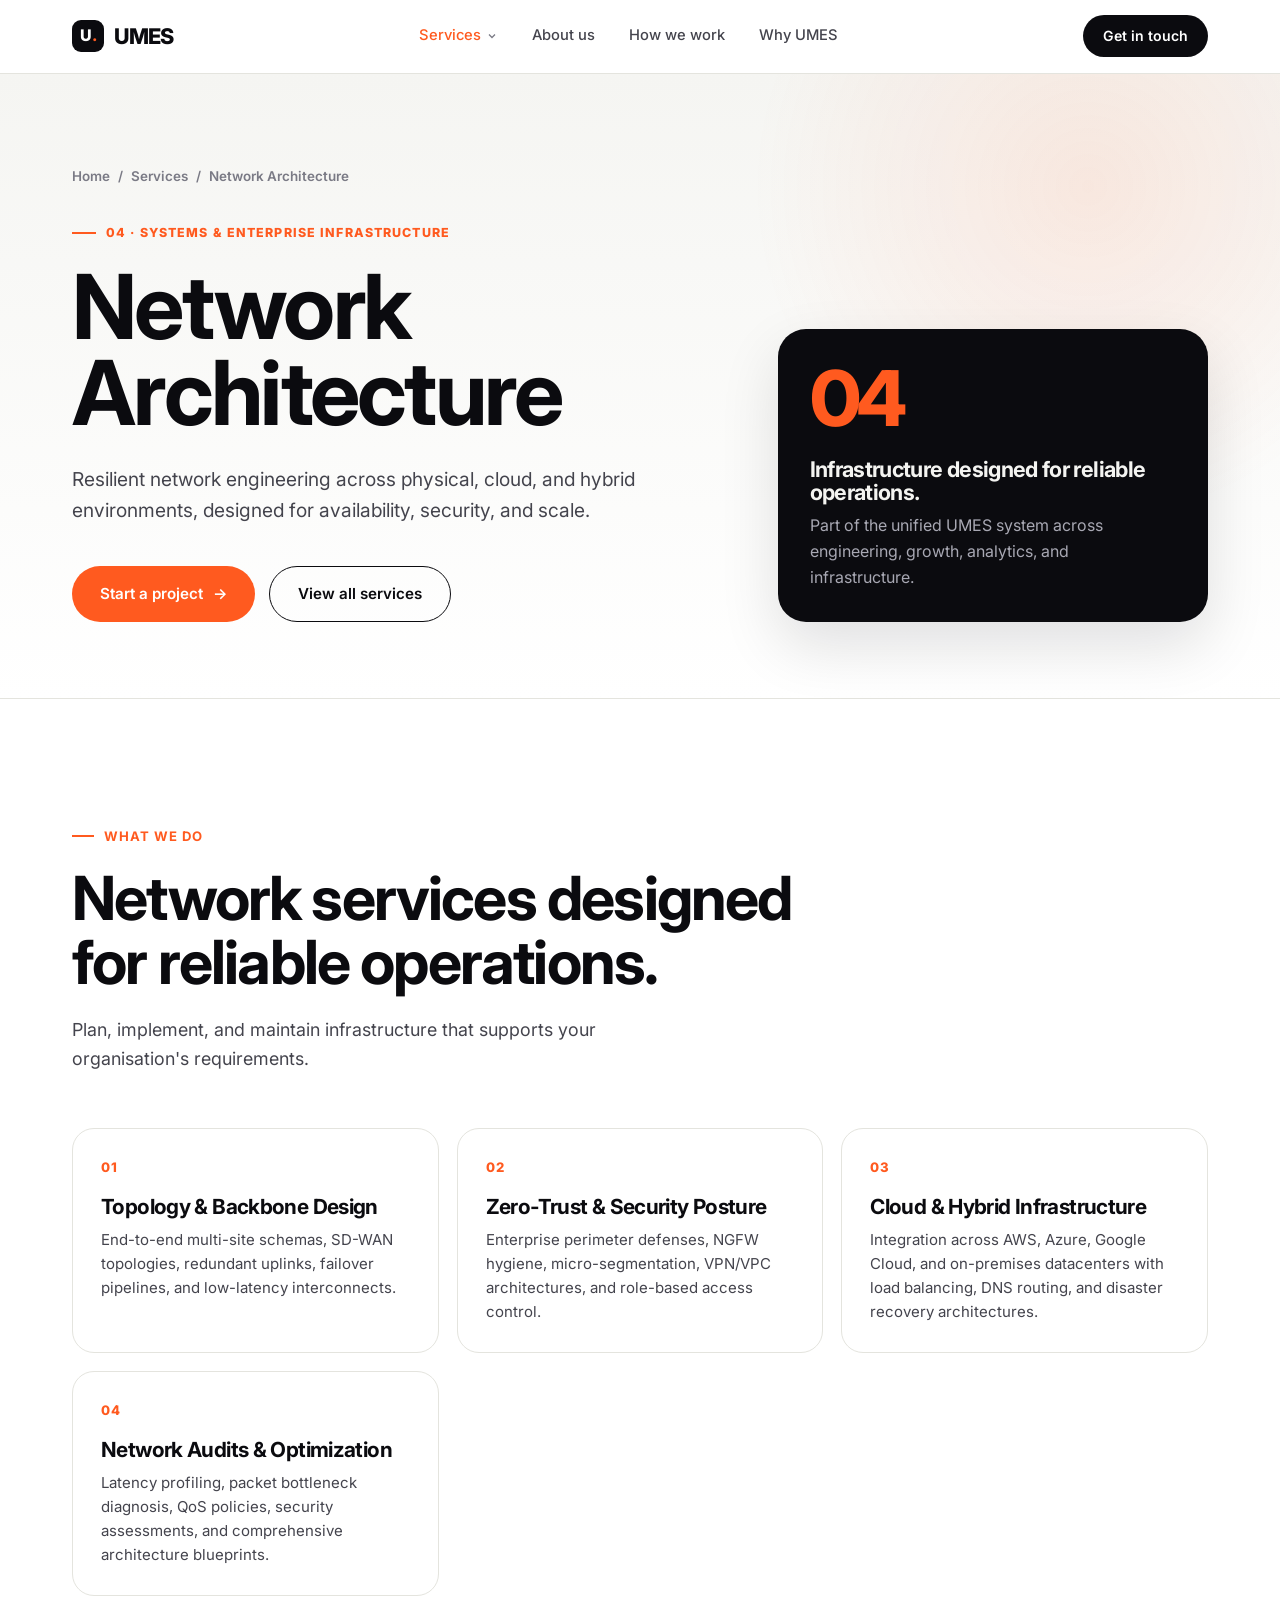
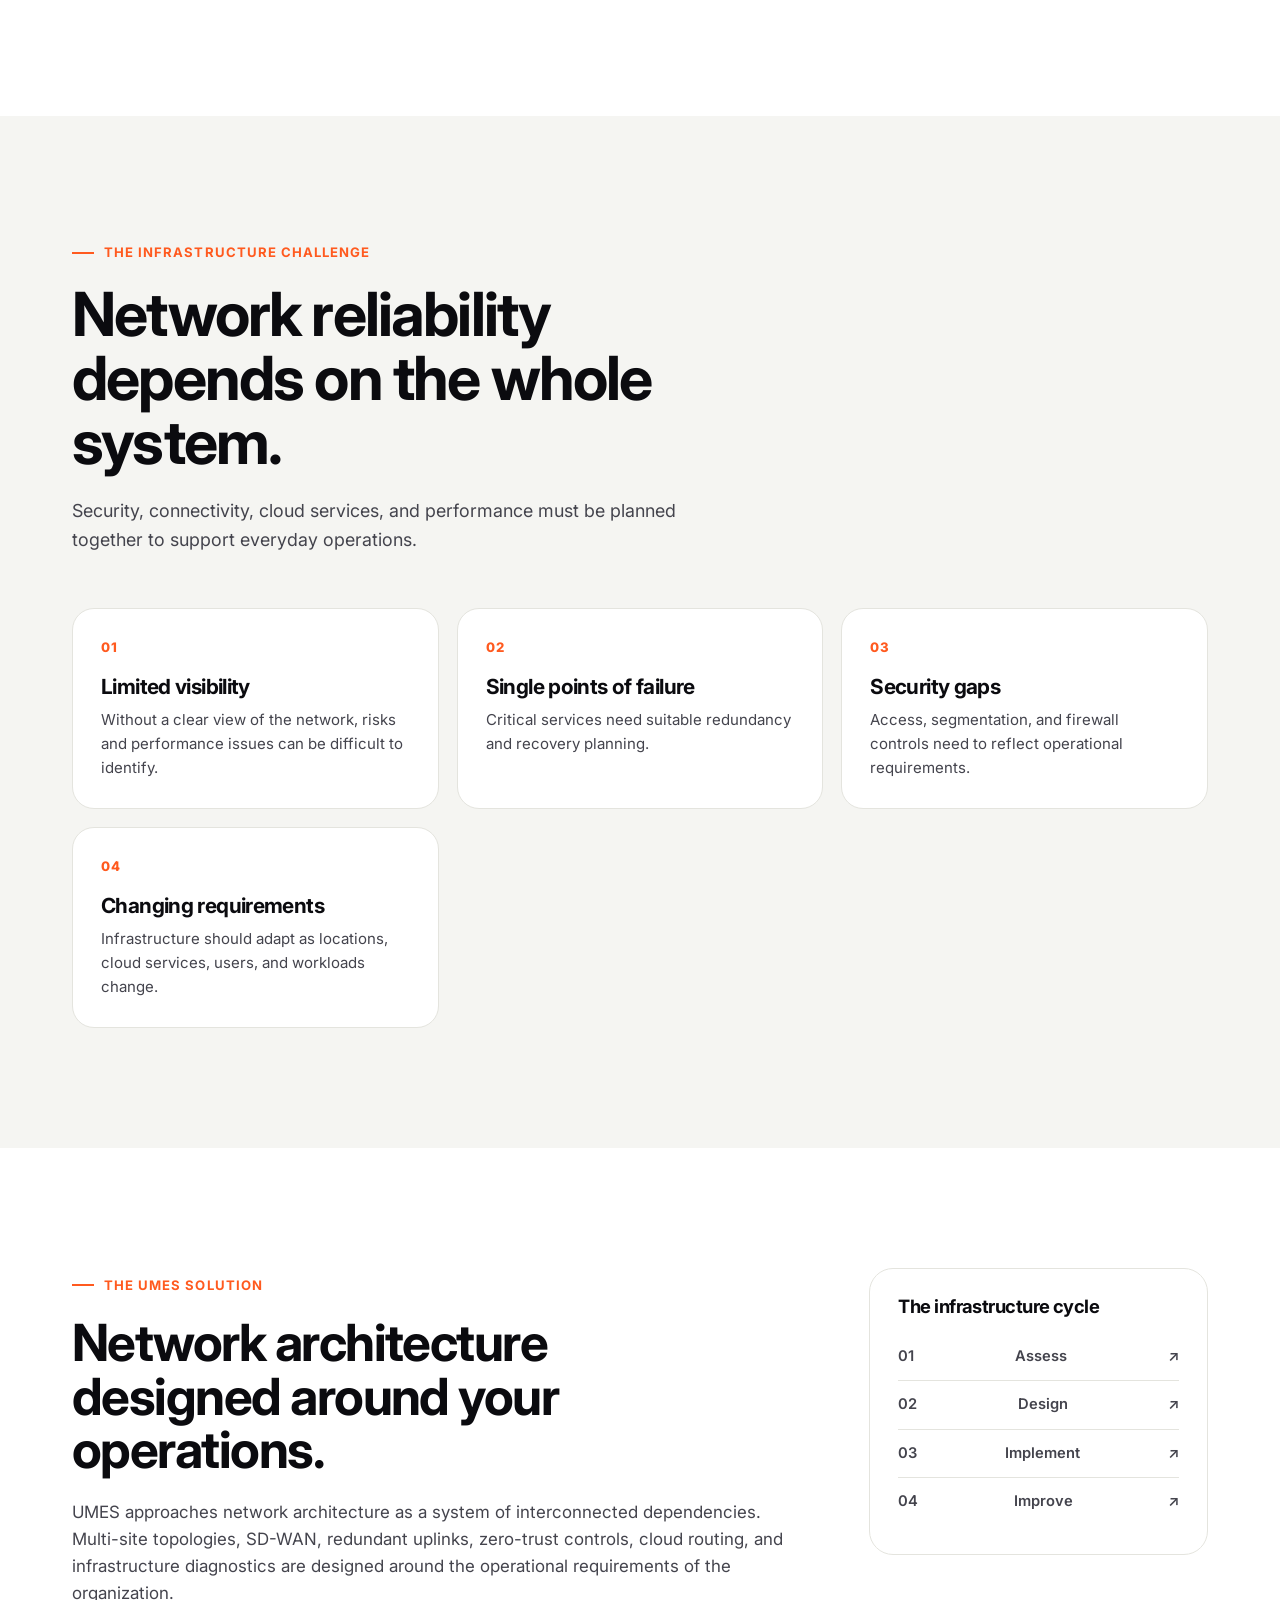
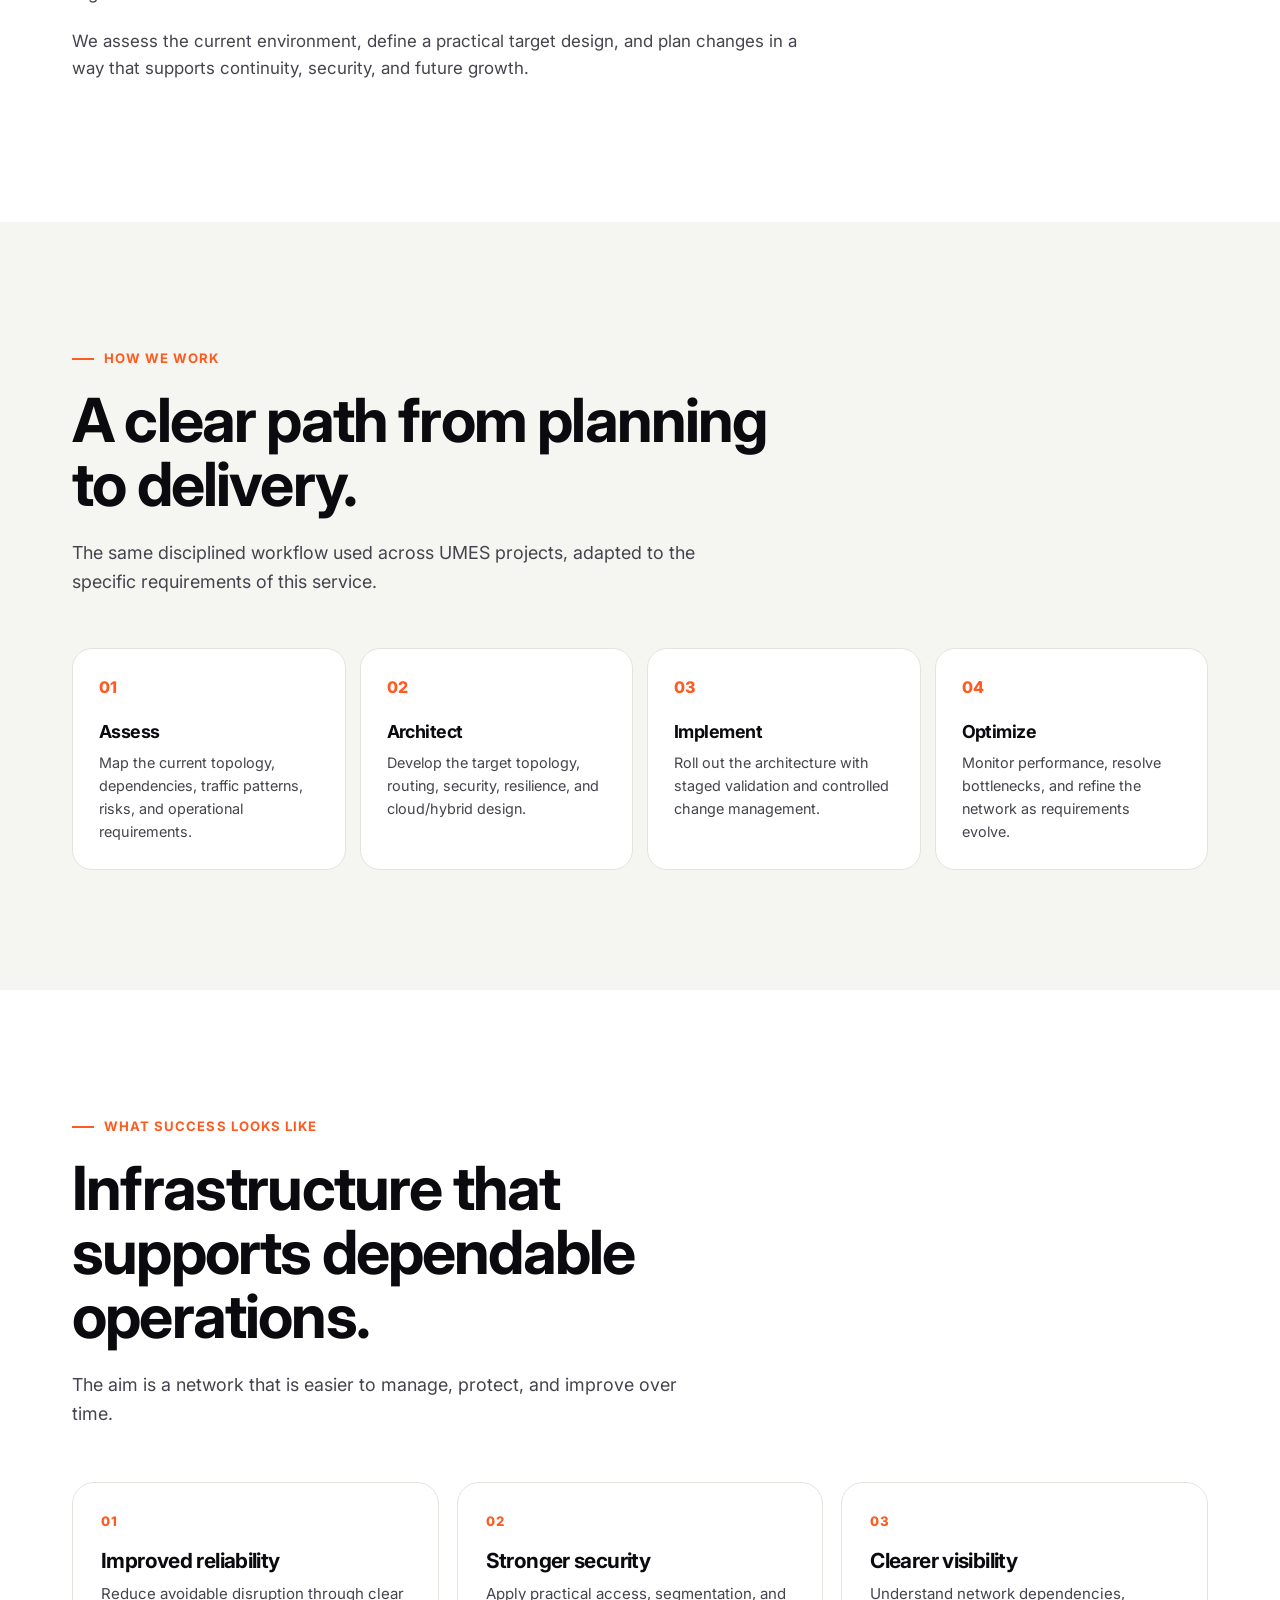
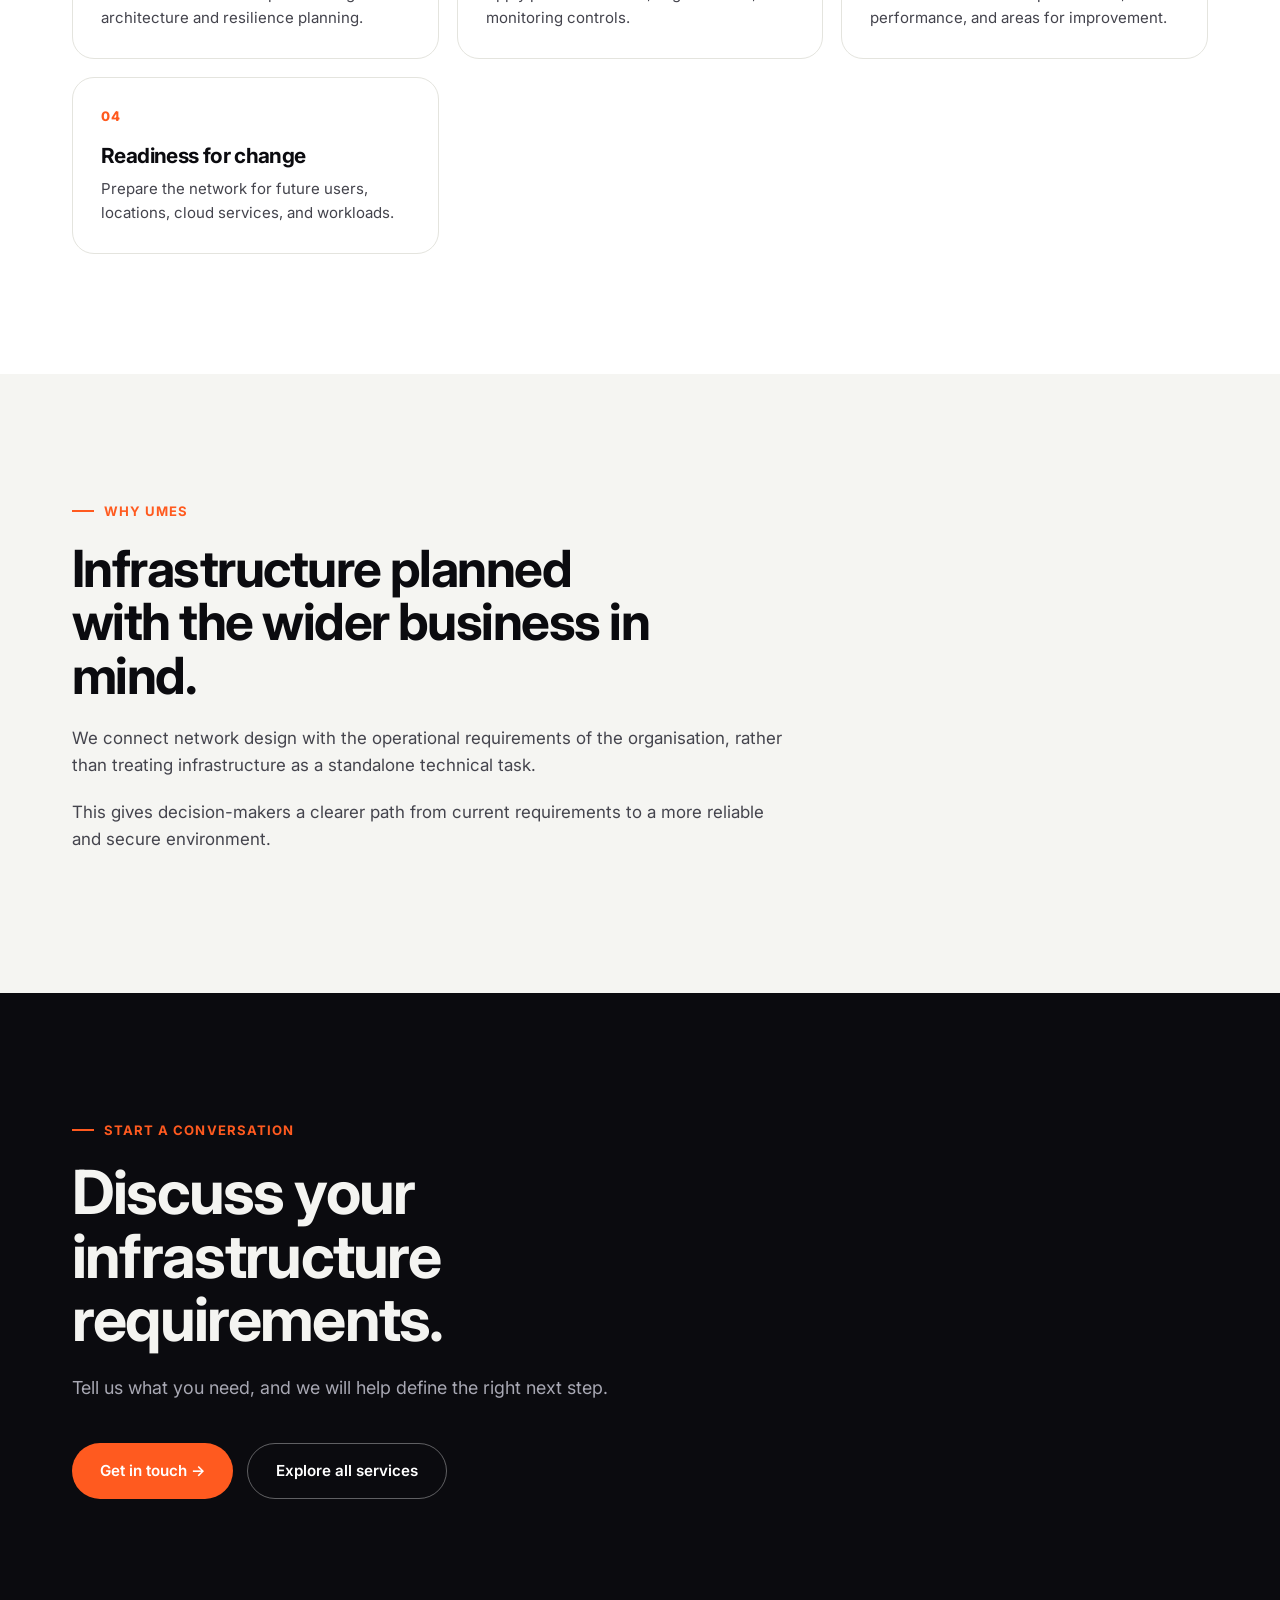
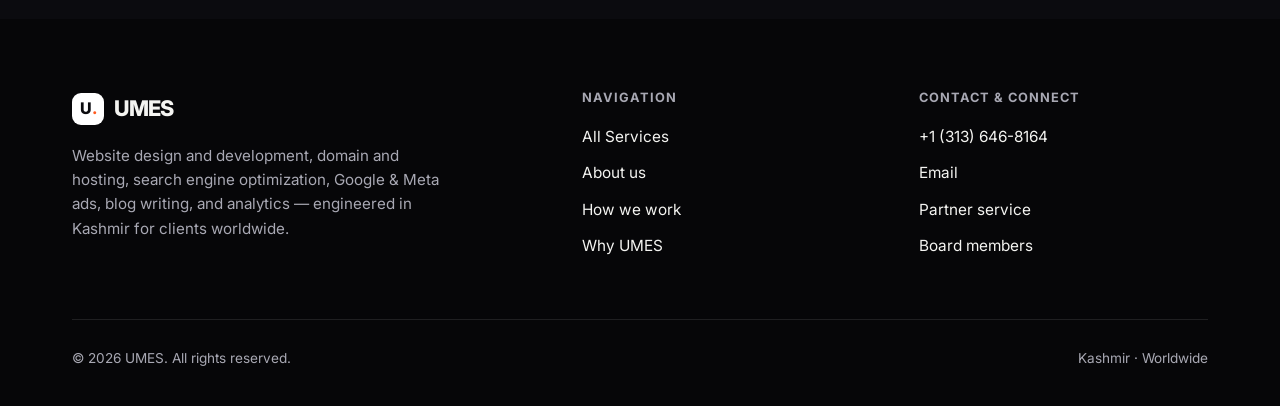
<file: services/network-architecture.html>
<!DOCTYPE html>
<html lang="en">

<head>
  <meta charset="UTF-8">
  <meta name="viewport" content="width=device-width,initial-scale=1">
  <title>Network Architecture — UMES</title>
  <link rel="canonical" href="https://umes.in/services/network-architecture.html">
  <meta name="description"
    content="Resilient network engineering across physical, cloud, and hybrid environments, designed for availability, security, and scale.">
  <link rel="preconnect" href="https://fonts.googleapis.com">
  <link rel="preconnect" href="https://fonts.gstatic.com" crossorigin>
  <link href="https://fonts.googleapis.com/css2?family=Inter:wght@400;500;600;700;800&display=swap" rel="stylesheet">
  <link rel="stylesheet" href="../style.css?v=2">
</head>

<body>
  <header>
    <div class="wrap inner">
      <a class="brand" href="../"><span class="mark">U<i>.</i></span>UMES</a>
      <nav class="primary-nav">

        <!-- Services dropdown container -->
        <div class="nav-item-has-dropdown">
          <a class="nav-dropdown-trigger" href="../#services" aria-haspopup="true" aria-expanded="false">
            Services
            <svg class="nav-caret" viewBox="0 0 24 24" fill="none" stroke="currentColor" stroke-width="2.5">
              <path d="m6 9 6 6 6-6" />
            </svg>
          </a>
          <div class="services-dropdown" role="menu">
            <!-- 01: Website Development -->
            <a class="dropdown-item" href="web-development.html" role="menuitem">
              <div class="dropdown-icon">
                <svg viewBox="0 0 24 24" fill="none" stroke="currentColor" stroke-width="1.8">
                  <rect x="3" y="4" width="18" height="14" rx="2" />
                  <path d="M8 20h8M3 9h18" />
                </svg>
              </div>
              <div class="dropdown-text">
                <h4>Website Design &amp; Development</h4>
                <p>Custom sites, managed cloud hosting, domain setup &amp; ongoing technical support.</p>
              </div>
            </a>

            <!-- 02: Digital Marketing -->
            <a class="dropdown-item" href="digital-marketing.html" role="menuitem">
              <div class="dropdown-icon">
                <svg viewBox="0 0 24 24" fill="none" stroke="currentColor" stroke-width="1.8" stroke-linejoin="round">
                  <path d="M3 11l18-7-7 18-3-8-8-3Z" />
                </svg>
              </div>
              <div class="dropdown-text">
                <h4>Digital Marketing</h4>
                <p>Search engine optimization, Google Ads, Meta Ads, social growth &amp; page boosting.</p>
              </div>
            </a>

            <!-- 03: Content & Analytics -->
            <a class="dropdown-item" href="content-analytics.html" role="menuitem">
              <div class="dropdown-icon">
                <svg viewBox="0 0 24 24" fill="none" stroke="currentColor" stroke-width="1.8">
                  <path d="M4 19.5v-15A2.5 2.5 0 0 1 6.5 2H20v20H6.5a2.5 2.5 0 0 1-2.5-2.5Z" />
                  <path d="M8 7h8M8 11h8M8 15h5" />
                </svg>
              </div>
              <div class="dropdown-text">
                <h4>Content &amp; Analytics</h4>
                <p>Blog writing, GA4 setup, attribution tracking, and conversion optimization.</p>
              </div>
            </a>

            <!-- 04: Network Architecture -->
            <a class="dropdown-item" href="network-architecture.html" role="menuitem">
              <div class="dropdown-icon">
                <svg viewBox="0 0 24 24" fill="none" stroke="currentColor" stroke-width="1.8">
                  <circle cx="5" cy="6" r="2.4" />
                  <circle cx="19" cy="6" r="2.4" />
                  <circle cx="12" cy="18" r="2.4" />
                  <path d="M7 7.5 10.3 16M17 7.5 13.7 16M7.4 6h9.2" />
                </svg>
              </div>
              <div class="dropdown-text">
                <h4>Network Architecture</h4>
                <p>Enterprise multi-site topologies, zero-trust security posture, cloud &amp; hybrid routing.</p>
              </div>
            </a>

            <div class="dropdown-footer">
              <a href="../#services">Explore all services →</a>
            </div>
          </div>
        </div>

        <a href="../about.html">About us</a>
        <a href="../#process">How we work</a>
        <a href="../#why">Why UMES</a>
      </nav>
      <div class="nav-actions">
        <a class="btn btn-dark btn-sm" href="../#connect">Get in touch</a>
        <button class="menu-btn" id="menuBtn" aria-label="Toggle menu" aria-expanded="false">
          <svg id="menuIconOpen" viewBox="0 0 24 24" fill="none" stroke="currentColor" stroke-width="2">
            <path d="M4 7h16M4 12h16M4 17h16" />
          </svg>
          <svg id="menuIconClose" style="display:none" viewBox="0 0 24 24" fill="none" stroke="currentColor"
            stroke-width="2">
            <path d="M18 6 6 18M6 6l12 12" />
          </svg>
        </button>
      </div>
    </div>
    <nav id="mobileNav" aria-label="Mobile navigation">
      <div class="mobile-nav-inner">

        <!-- Services Mobile Group -->
        <div class="mobile-services-accordion">
          <div class="mobile-services-title">
            <span>Services</span>
            <a href="../#services"
              style="color:var(--ink-3);font-size:0.75rem;text-transform:none;letter-spacing:0;">View all →</a>
          </div>

          <a class="mobile-svc-item" href="web-development.html">
            <div class="mobile-svc-icon">
              <svg viewBox="0 0 24 24" fill="none" stroke="currentColor" stroke-width="1.8">
                <rect x="3" y="4" width="18" height="14" rx="2" />
                <path d="M8 20h8M3 9h18" />
              </svg>
            </div>
            <div class="mobile-svc-text">
              <span class="mobile-svc-name">Website Design &amp; Development </span>
              <span class="mobile-svc-desc">Custom web, hosting &amp; maintenance</span>
            </div>
          </a>

          <a class="mobile-svc-item" href="digital-marketing.html">
            <div class="mobile-svc-icon">
              <svg viewBox="0 0 24 24" fill="none" stroke="currentColor" stroke-width="1.8">
                <path d="M3 11l18-7-7 18-3-8-8-3Z" />
              </svg>
            </div>
            <div class="mobile-svc-text">
              <span class="mobile-svc-name">Digital Marketing</span>
              <span class="mobile-svc-desc">SEO, Ads, Page Boosting &amp; Social</span>
            </div>
          </a>

          <a class="mobile-svc-item" href="content-analytics.html">
            <div class="mobile-svc-icon">
              <svg viewBox="0 0 24 24" fill="none" stroke="currentColor" stroke-width="1.8">
                <path d="M4 19.5v-15A2.5 2.5 0 0 1 6.5 2H20v20H6.5a2.5 2.5 0 0 1-2.5-2.5Z" />
                <path d="M8 7h8M8 11h8M8 15h5" />
              </svg>
            </div>
            <div class="mobile-svc-text">
              <span class="mobile-svc-name">Content &amp; Analytics</span>
              <span class="mobile-svc-desc">Editorial blogs, GA4 setup &amp; CRO</span>
            </div>
          </a>

          <a class="mobile-svc-item" href="network-architecture.html">
            <div class="mobile-svc-icon">
              <svg viewBox="0 0 24 24" fill="none" stroke="currentColor" stroke-width="1.8">
                <circle cx="5" cy="6" r="2.4" />
                <circle cx="19" cy="6" r="2.4" />
                <circle cx="12" cy="18" r="2.4" />
                <path d="M7 7.5 10.3 16M17 7.5 13.7 16M7.4 6h9.2" />
              </svg>
            </div>
            <div class="mobile-svc-text">
              <span class="mobile-svc-name">Network Architecture</span>
              <span class="mobile-svc-desc">Zero-trust, backbone topologies &amp; cloud</span>
            </div>
          </a>
        </div>

        <a class="mobile-nav-link" href="../about.html"><span>About us</span><span aria-hidden="true">→</span></a>
        <a class="mobile-nav-link" href="../#process"><span>How we work</span><span>→</span></a>
        <a class="mobile-nav-link" href="../#why"><span>Why UMES</span><span>→</span></a>
        <a class="mobile-nav-cta" href="../#connect">Start a project →</a>
      </div>
    </nav>
  </header>

  <main>
    <section class="page-hero">
      <div class="wrap">
        <div class="breadcrumb"><a href="../">Home</a><span>/</span><a
            href="../#services">Services</a><span>/</span><span>Network Architecture</span></div>
        <div class="page-hero-grid">
          <div>
            <div class="page-kicker">04 · Systems & Enterprise Infrastructure</div>
            <h1>Network Architecture</h1>
            <p class="lead">Resilient network engineering across physical, cloud, and hybrid environments, designed for
              availability, security, and scale.</p>
            <div class="cta-row">
              <a class="btn btn-primary" href="../#connect">Start a project <span>→</span></a>
              <a class="btn btn-outline" href="../#services">View all services</a>
            </div>
          </div>
          <aside class="hero-panel reveal">
            <div class="panel-number">04</div>
            <h3>Infrastructure designed for reliable operations.</h3>
            <p>Part of the unified UMES system across engineering, growth, analytics, and infrastructure.</p>
          </aside>
        </div>
      </div>
    </section>

    <section class="sec" id="capabilities">
      <div class="wrap">
        <div class="eyebrow reveal">What we do</div>
        <h2 class="reveal">Network services designed for reliable operations.</h2>
        <p class="sub reveal">Plan, implement, and maintain infrastructure that supports your organisation's
          requirements.</p>
        <div class="capability-grid">
          <article class="capability reveal">
            <div class="cap-num">01</div>
            <h3>Topology & Backbone Design</h3>
            <p>End-to-end multi-site schemas, SD-WAN topologies, redundant uplinks, failover pipelines, and low-latency
              interconnects.</p>
          </article>
          <article class="capability reveal">
            <div class="cap-num">02</div>
            <h3>Zero-Trust & Security Posture</h3>
            <p>Enterprise perimeter defenses, NGFW hygiene, micro-segmentation, VPN/VPC architectures, and role-based
              access control.</p>
          </article>
          <article class="capability reveal">
            <div class="cap-num">03</div>
            <h3>Cloud & Hybrid Infrastructure</h3>
            <p>Integration across AWS, Azure, Google Cloud, and on-premises datacenters with load balancing, DNS
              routing, and disaster recovery architectures.</p>
          </article>
          <article class="capability reveal">
            <div class="cap-num">04</div>
            <h3>Network Audits & Optimization</h3>
            <p>Latency profiling, packet bottleneck diagnosis, QoS policies, security assessments, and comprehensive
              architecture blueprints.</p>
          </article>
        </div>
      </div>
    </section>

    <section class="sec services">
      <div class="wrap">
        <div class="eyebrow reveal">The infrastructure challenge</div>
        <h2 class="reveal">Network reliability depends on the whole system.</h2>
        <p class="sub reveal">Security, connectivity, cloud services, and performance must be planned together to
          support everyday operations.</p>
        <div class="capability-grid">
          <article class="capability reveal">
            <div class="cap-num">01</div>
            <h3>Limited visibility</h3>
            <p>Without a clear view of the network, risks and performance issues can be difficult to identify.</p>
          </article>
          <article class="capability reveal">
            <div class="cap-num">02</div>
            <h3>Single points of failure</h3>
            <p>Critical services need suitable redundancy and recovery planning.</p>
          </article>
          <article class="capability reveal">
            <div class="cap-num">03</div>
            <h3>Security gaps</h3>
            <p>Access, segmentation, and firewall controls need to reflect operational requirements.</p>
          </article>
          <article class="capability reveal">
            <div class="cap-num">04</div>
            <h3>Changing requirements</h3>
            <p>Infrastructure should adapt as locations, cloud services, users, and workloads change.</p>
          </article>
        </div>
      </div>
    </section>

    <section class="sec">
      <div class="wrap detail-grid">
        <div class="detail-copy reveal">
          <div class="eyebrow">The UMES solution</div>
          <h2>Network architecture designed around your operations.</h2>
          <p>UMES approaches network architecture as a system of interconnected dependencies. Multi-site topologies,
            SD-WAN, redundant uplinks, zero-trust controls, cloud routing, and infrastructure diagnostics are designed
            around the operational requirements of the organization.</p>
          <p>We assess the current environment, define a practical target design, and plan changes in a way that
            supports continuity, security, and future growth.</p>
        </div>
        <aside class="service-aside reveal">
          <h3>The infrastructure cycle</h3>
          <a><span>01</span><span>Assess</span><span>↗</span></a>
          <a><span>02</span><span>Design</span><span>↗</span></a>
          <a><span>03</span><span>Implement</span><span>↗</span></a>
          <a><span>04</span><span>Improve</span><span>↗</span></a>
        </aside>
      </div>
    </section>

    <section class="sec services">
      <div class="wrap">
        <div class="eyebrow reveal">How we work</div>
        <h2 class="reveal">A clear path from planning to delivery.</h2>
        <p class="sub reveal">The same disciplined workflow used across UMES projects, adapted to the specific
          requirements of this service.</p>
        <div class="process-strip">
          <article class="process-card reveal">
            <div class="num">01</div>
            <h3>Assess</h3>
            <p>Map the current topology, dependencies, traffic patterns, risks, and operational requirements.</p>
          </article>
          <article class="process-card reveal">
            <div class="num">02</div>
            <h3>Architect</h3>
            <p>Develop the target topology, routing, security, resilience, and cloud/hybrid design.</p>
          </article>
          <article class="process-card reveal">
            <div class="num">03</div>
            <h3>Implement</h3>
            <p>Roll out the architecture with staged validation and controlled change management.</p>
          </article>
          <article class="process-card reveal">
            <div class="num">04</div>
            <h3>Optimize</h3>
            <p>Monitor performance, resolve bottlenecks, and refine the network as requirements evolve.</p>
          </article>
        </div>
      </div>
    </section>

    <section class="sec" id="outcomes">
      <div class="wrap">
        <div class="eyebrow reveal">What success looks like</div>
        <h2 class="reveal">Infrastructure that supports dependable operations.</h2>
        <p class="sub reveal">The aim is a network that is easier to manage, protect, and improve over time.</p>
        <div class="capability-grid">
          <article class="capability reveal">
            <div class="cap-num">01</div>
            <h3>Improved reliability</h3>
            <p>Reduce avoidable disruption through clear architecture and resilience planning.</p>
          </article>
          <article class="capability reveal">
            <div class="cap-num">02</div>
            <h3>Stronger security</h3>
            <p>Apply practical access, segmentation, and monitoring controls.</p>
          </article>
          <article class="capability reveal">
            <div class="cap-num">03</div>
            <h3>Clearer visibility</h3>
            <p>Understand network dependencies, performance, and areas for improvement.</p>
          </article>
          <article class="capability reveal">
            <div class="cap-num">04</div>
            <h3>Readiness for change</h3>
            <p>Prepare the network for future users, locations, cloud services, and workloads.</p>
          </article>
        </div>
      </div>
    </section>

    <section class="sec services">
      <div class="wrap detail-grid">
        <div class="detail-copy reveal">
          <div class="eyebrow">Why UMES</div>
          <h2>Infrastructure planned with the wider business in mind.</h2>
          <p>We connect network design with the operational requirements of the organisation, rather than treating
            infrastructure as a standalone technical task.</p>
          <p>This gives decision-makers a clearer path from current requirements to a more reliable and secure
            environment.</p>
        </div>
      </div>
    </section>

    <section class="sec service-cta">
      <div class="wrap">
        <div class="eyebrow reveal">Start a conversation</div>
        <h2 class="reveal">Discuss your infrastructure requirements.</h2>
        <p class="sub reveal">Tell us what you need, and we will help define the right next step.</p>
        <div class="cta-row reveal">
          <a class="btn btn-primary" href="../#connect">Get in touch →</a>
          <a class="btn btn-outline" href="../#services">Explore all services</a>
        </div>
      </div>
    </section>
  </main>

  <footer>
    <div class="wrap">
      <div class="footer-top">
        <div>
          <a class="brand" href="../#top"><span class="mark">U<i>.</i></span>UMES</a>
          <p>Website design and development, domain and hosting, search engine optimization, Google &amp; Meta ads, blog
            writing, and analytics — engineered in Kashmir for clients worldwide.</p>
        </div>
        <div class="footer-col">
          <h4>Navigation</h4>
          <a href="../#services">All Services</a>
          <a href="../about.html">About us</a>
          <a href="../#process">How we work</a>
          <a href="../#why">Why UMES</a>
        </div>
        <div class="footer-col">
          <h4>Contact &amp; Connect</h4>
          <a href="tel:+13136468164">+1 (313) 646-8164</a>
        <a href="mailto:contact@umes.in">Email</a>
          <a href="https://jannu.us/" target="_blank" rel="noopener">Partner service</a>
          <a href="https://faisalfjan.carrd.co/" target="_blank" rel="noopener">Board members</a>
        </div>
      </div>
      <div class="footer-bottom">
        <span>© <span data-year>2026</span> UMES. All rights reserved.</span>
        <span>Kashmir · Worldwide</span>
      </div>
    </div>
  </footer>
  <script src="../script.js?v=2"></script>
</body>

</html>
</file>
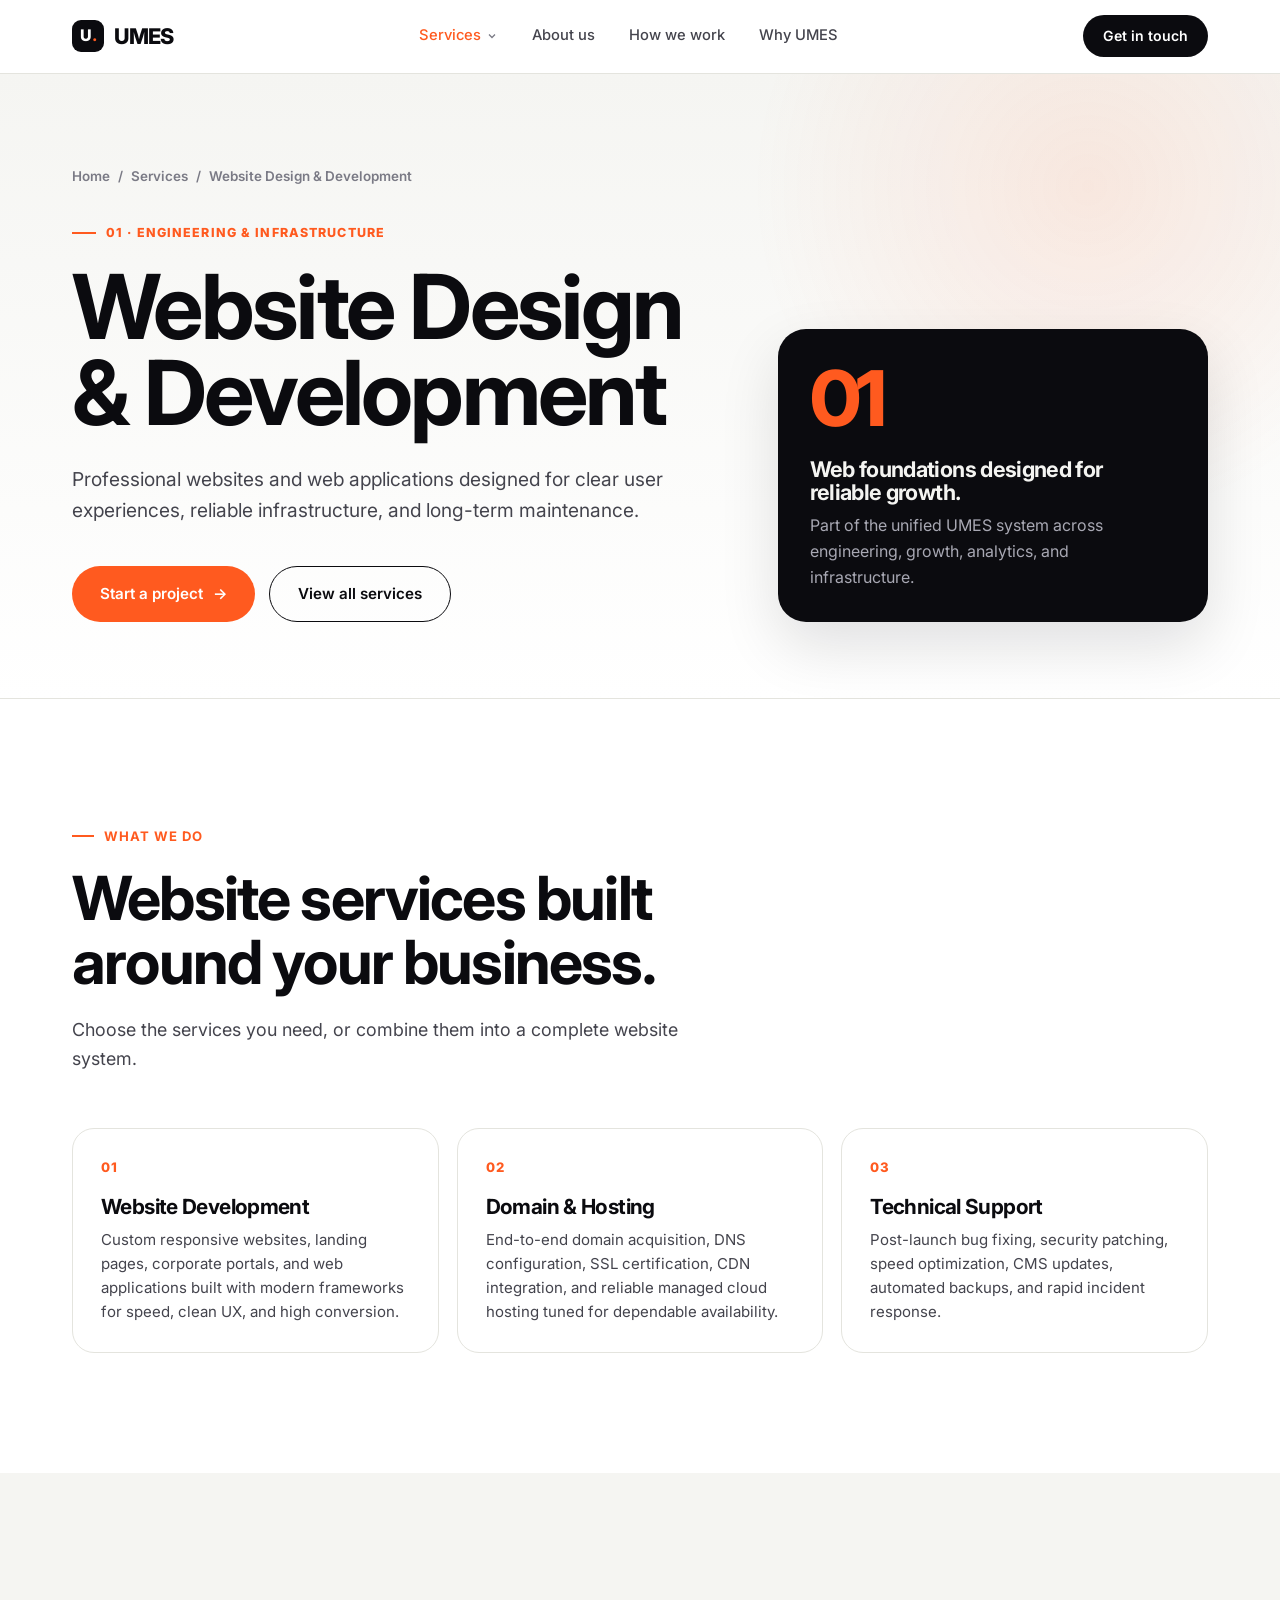
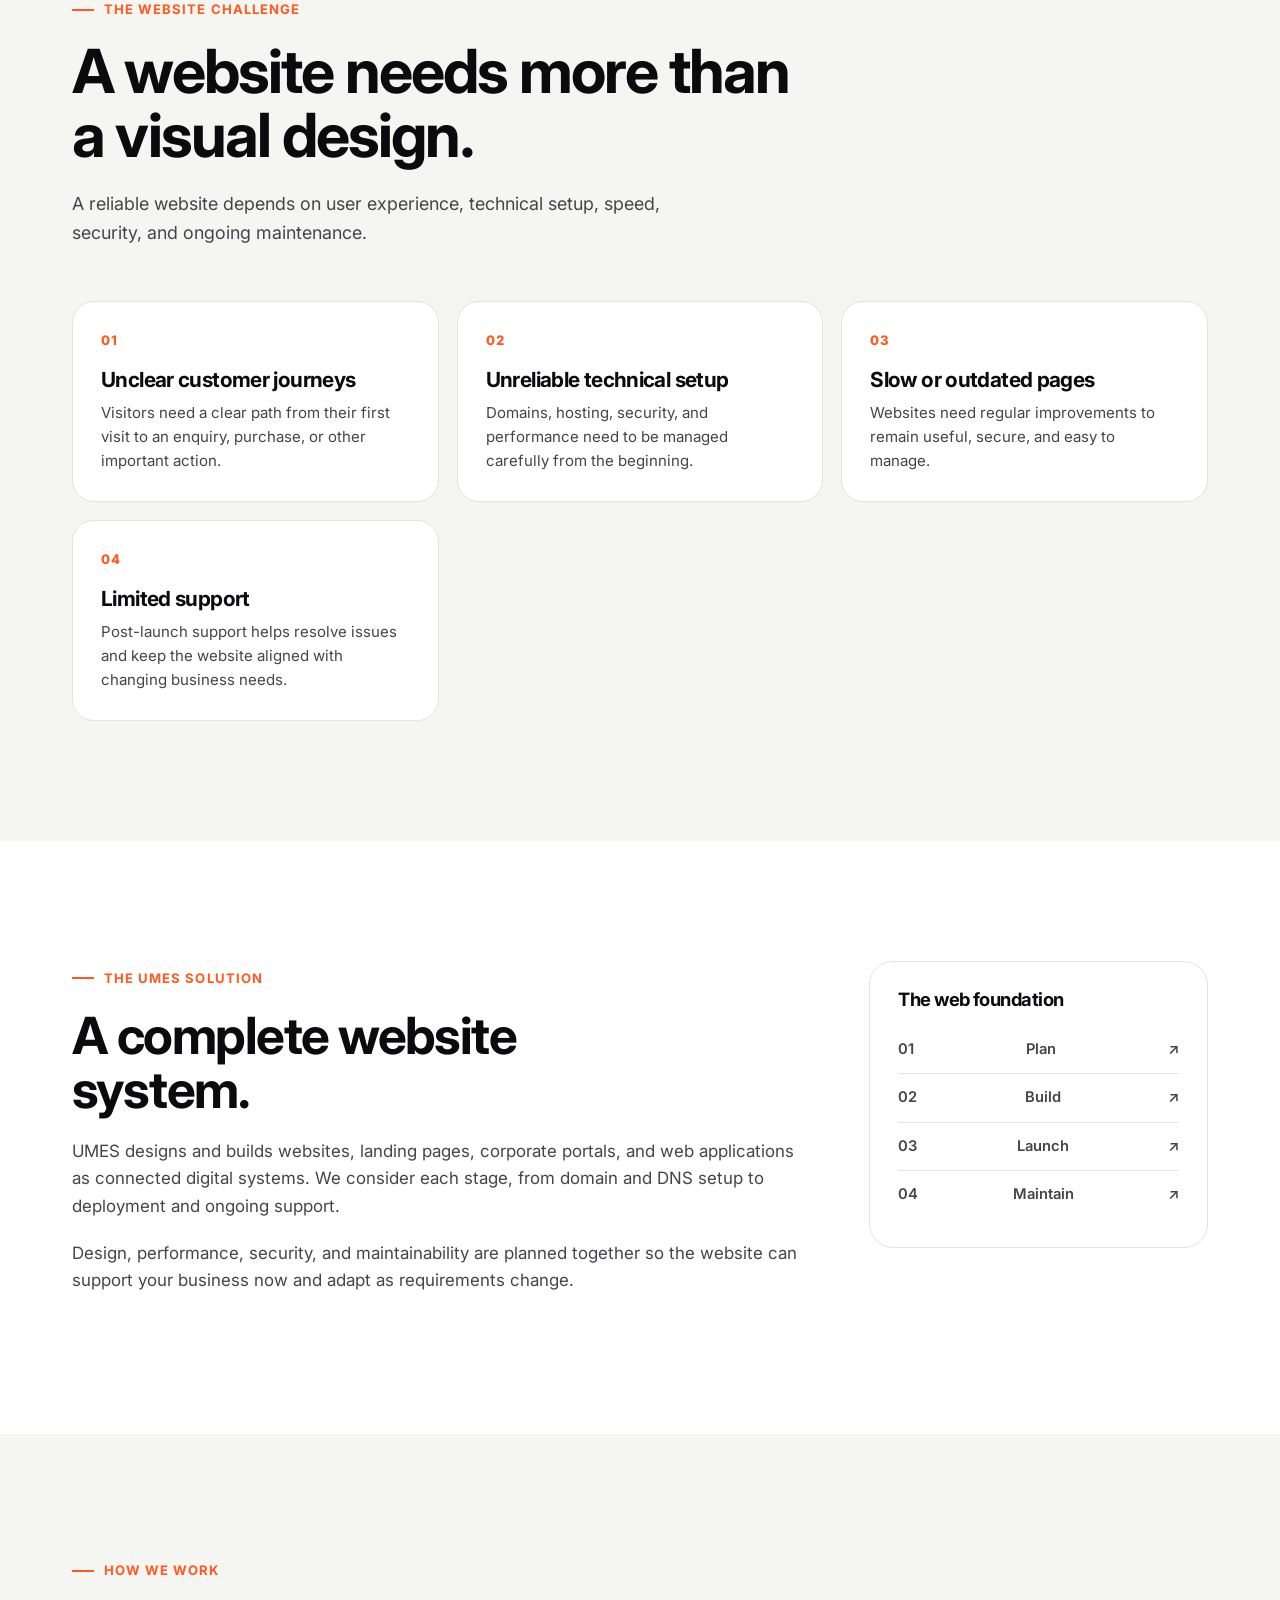
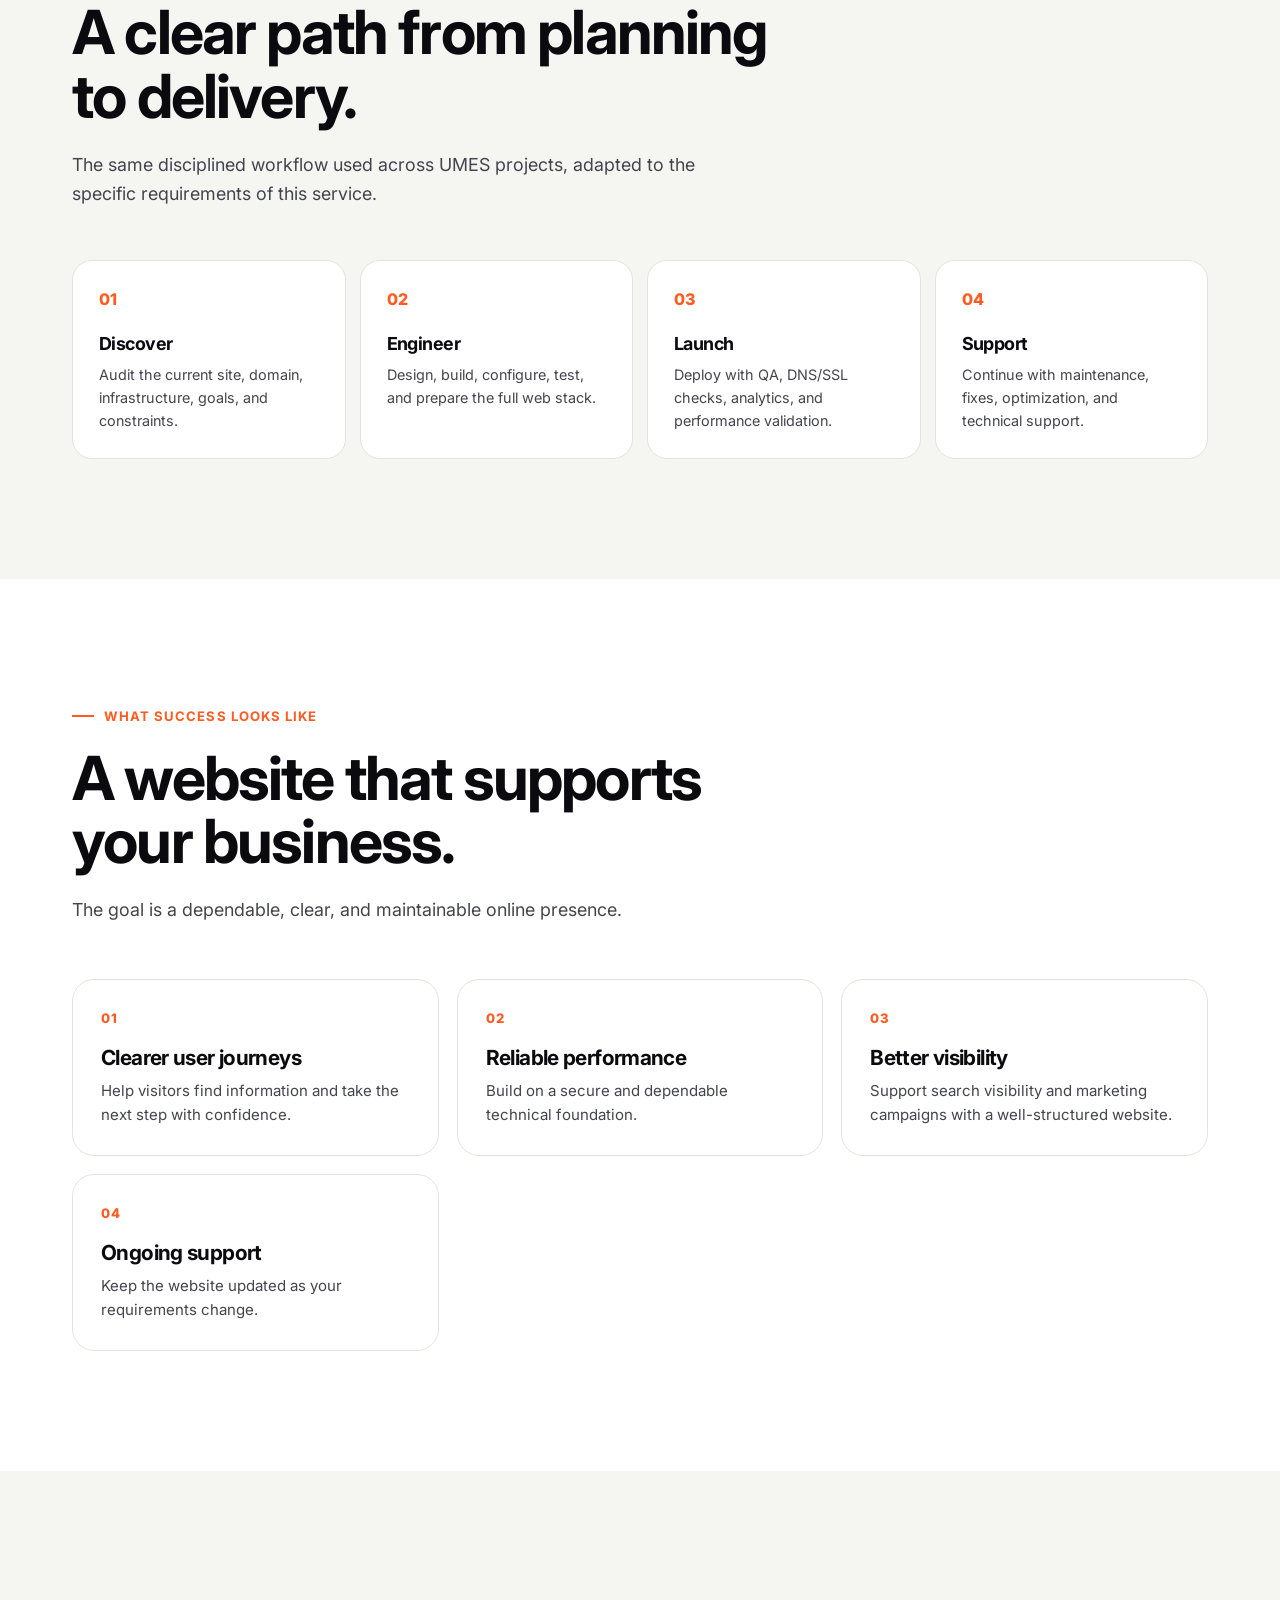
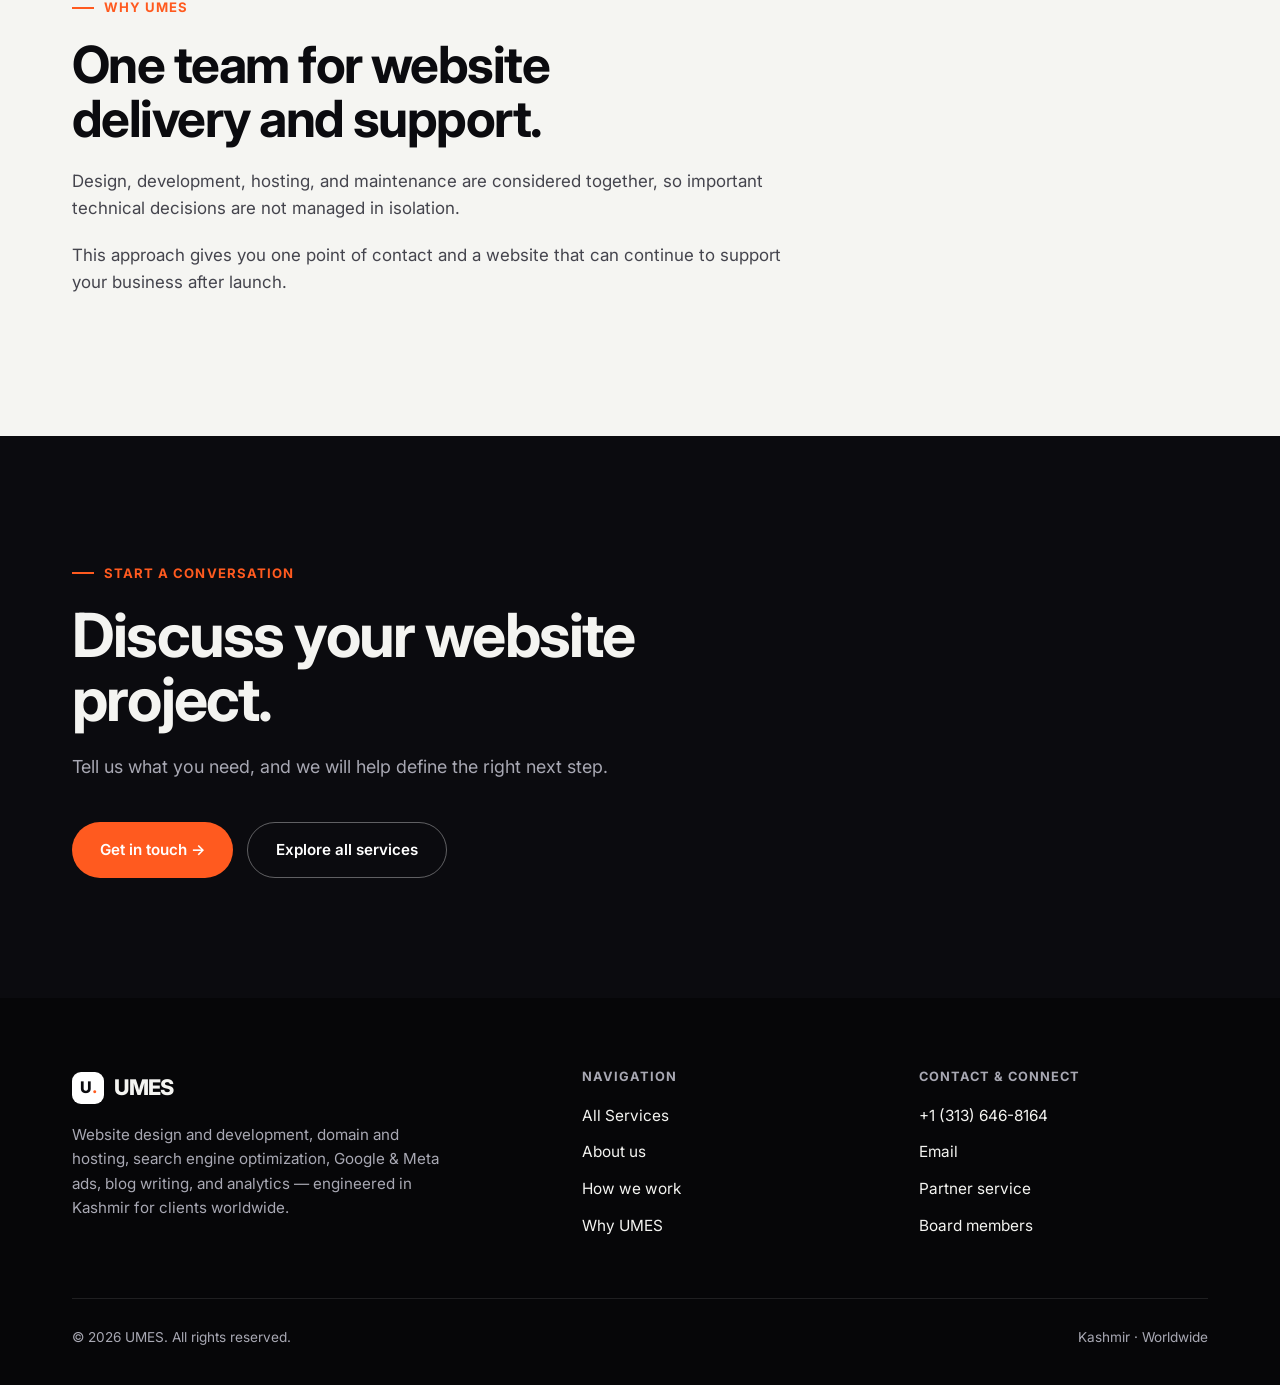
<file: services/web-development.html>
<!DOCTYPE html>
<html lang="en">

<head>
  <meta charset="UTF-8">
  <meta name="viewport" content="width=device-width,initial-scale=1">
  <title>Website Design & Development — UMES</title>
  <link rel="canonical" href="https://umes.in/services/web-development.html">
  <meta name="description"
    content="Resilient, high-speed digital products built around clean UX, reliable infrastructure, and long-term maintainability.">
  <link rel="preconnect" href="https://fonts.googleapis.com">
  <link rel="preconnect" href="https://fonts.gstatic.com" crossorigin>
  <link href="https://fonts.googleapis.com/css2?family=Inter:wght@400;500;600;700;800&display=swap" rel="stylesheet">
  <link rel="stylesheet" href="../style.css?v=2">
</head>

<body>
  <header>
    <div class="wrap inner">
      <a class="brand" href="../"><span class="mark">U<i>.</i></span>UMES</a>
      <nav class="primary-nav">

        <!-- Services dropdown container -->
        <div class="nav-item-has-dropdown">
          <a class="nav-dropdown-trigger" href="../#services" aria-haspopup="true" aria-expanded="false">
            Services
            <svg class="nav-caret" viewBox="0 0 24 24" fill="none" stroke="currentColor" stroke-width="2.5">
              <path d="m6 9 6 6 6-6" />
            </svg>
          </a>
          <div class="services-dropdown" role="menu">
            <!-- 01: Website Development -->
            <a class="dropdown-item" href="web-development.html" role="menuitem">
              <div class="dropdown-icon">
                <svg viewBox="0 0 24 24" fill="none" stroke="currentColor" stroke-width="1.8">
                  <rect x="3" y="4" width="18" height="14" rx="2" />
                  <path d="M8 20h8M3 9h18" />
                </svg>
              </div>
              <div class="dropdown-text">
                <h4>Website Design &amp; Development</h4>
                <p>Custom sites, managed cloud hosting, domain setup &amp; ongoing technical support.</p>
              </div>
            </a>

            <!-- 02: Digital Marketing -->
            <a class="dropdown-item" href="digital-marketing.html" role="menuitem">
              <div class="dropdown-icon">
                <svg viewBox="0 0 24 24" fill="none" stroke="currentColor" stroke-width="1.8" stroke-linejoin="round">
                  <path d="M3 11l18-7-7 18-3-8-8-3Z" />
                </svg>
              </div>
              <div class="dropdown-text">
                <h4>Digital Marketing</h4>
                <p>Search engine optimization, Google Ads, Meta Ads, social growth &amp; page boosting.</p>
              </div>
            </a>

            <!-- 03: Content & Analytics -->
            <a class="dropdown-item" href="content-analytics.html" role="menuitem">
              <div class="dropdown-icon">
                <svg viewBox="0 0 24 24" fill="none" stroke="currentColor" stroke-width="1.8">
                  <path d="M4 19.5v-15A2.5 2.5 0 0 1 6.5 2H20v20H6.5a2.5 2.5 0 0 1-2.5-2.5Z" />
                  <path d="M8 7h8M8 11h8M8 15h5" />
                </svg>
              </div>
              <div class="dropdown-text">
                <h4>Content &amp; Analytics</h4>
                <p>Blog writing, GA4 setup, attribution tracking, and conversion optimization.</p>
              </div>
            </a>

            <!-- 04: Network Architecture -->
            <a class="dropdown-item" href="network-architecture.html" role="menuitem">
              <div class="dropdown-icon">
                <svg viewBox="0 0 24 24" fill="none" stroke="currentColor" stroke-width="1.8">
                  <circle cx="5" cy="6" r="2.4" />
                  <circle cx="19" cy="6" r="2.4" />
                  <circle cx="12" cy="18" r="2.4" />
                  <path d="M7 7.5 10.3 16M17 7.5 13.7 16M7.4 6h9.2" />
                </svg>
              </div>
              <div class="dropdown-text">
                <h4>Network Architecture</h4>
                <p>Enterprise multi-site topologies, zero-trust security posture, cloud &amp; hybrid routing.</p>
              </div>
            </a>

            <div class="dropdown-footer">
              <a href="../#services">Explore all services →</a>
            </div>
          </div>
        </div>

        <a href="../about.html">About us</a>
        <a href="../#process">How we work</a>
        <a href="../#why">Why UMES</a>
      </nav>
      <div class="nav-actions">
        <a class="btn btn-dark btn-sm" href="../#connect">Get in touch</a>
        <button class="menu-btn" id="menuBtn" aria-label="Toggle menu" aria-expanded="false">
          <svg id="menuIconOpen" viewBox="0 0 24 24" fill="none" stroke="currentColor" stroke-width="2">
            <path d="M4 7h16M4 12h16M4 17h16" />
          </svg>
          <svg id="menuIconClose" style="display:none" viewBox="0 0 24 24" fill="none" stroke="currentColor"
            stroke-width="2">
            <path d="M18 6 6 18M6 6l12 12" />
          </svg>
        </button>
      </div>
    </div>
    <nav id="mobileNav" aria-label="Mobile navigation">
      <div class="mobile-nav-inner">

        <!-- Services Mobile Group -->
        <div class="mobile-services-accordion">
          <div class="mobile-services-title">
            <span>Services</span>
            <a href="../#services"
              style="color:var(--ink-3);font-size:0.75rem;text-transform:none;letter-spacing:0;">View all →</a>
          </div>

          <a class="mobile-svc-item" href="web-development.html">
            <div class="mobile-svc-icon">
              <svg viewBox="0 0 24 24" fill="none" stroke="currentColor" stroke-width="1.8">
                <rect x="3" y="4" width="18" height="14" rx="2" />
                <path d="M8 20h8M3 9h18" />
              </svg>
            </div>
            <div class="mobile-svc-text">
              <span class="mobile-svc-name">Website Design &amp; Development </span>
              <span class="mobile-svc-desc">Custom web, hosting &amp; maintenance</span>
            </div>
          </a>

          <a class="mobile-svc-item" href="digital-marketing.html">
            <div class="mobile-svc-icon">
              <svg viewBox="0 0 24 24" fill="none" stroke="currentColor" stroke-width="1.8">
                <path d="M3 11l18-7-7 18-3-8-8-3Z" />
              </svg>
            </div>
            <div class="mobile-svc-text">
              <span class="mobile-svc-name">Digital Marketing</span>
              <span class="mobile-svc-desc">SEO, Ads, Page Boosting &amp; Social</span>
            </div>
          </a>

          <a class="mobile-svc-item" href="content-analytics.html">
            <div class="mobile-svc-icon">
              <svg viewBox="0 0 24 24" fill="none" stroke="currentColor" stroke-width="1.8">
                <path d="M4 19.5v-15A2.5 2.5 0 0 1 6.5 2H20v20H6.5a2.5 2.5 0 0 1-2.5-2.5Z" />
                <path d="M8 7h8M8 11h8M8 15h5" />
              </svg>
            </div>
            <div class="mobile-svc-text">
              <span class="mobile-svc-name">Content &amp; Analytics</span>
              <span class="mobile-svc-desc">Editorial blogs, GA4 setup &amp; CRO</span>
            </div>
          </a>

          <a class="mobile-svc-item" href="network-architecture.html">
            <div class="mobile-svc-icon">
              <svg viewBox="0 0 24 24" fill="none" stroke="currentColor" stroke-width="1.8">
                <circle cx="5" cy="6" r="2.4" />
                <circle cx="19" cy="6" r="2.4" />
                <circle cx="12" cy="18" r="2.4" />
                <path d="M7 7.5 10.3 16M17 7.5 13.7 16M7.4 6h9.2" />
              </svg>
            </div>
            <div class="mobile-svc-text">
              <span class="mobile-svc-name">Network Architecture</span>
              <span class="mobile-svc-desc">Zero-trust, backbone topologies &amp; cloud</span>
            </div>
          </a>
        </div>

        <a class="mobile-nav-link" href="../about.html"><span>About us</span><span aria-hidden="true">→</span></a>
        <a class="mobile-nav-link" href="../#process"><span>How we work</span><span>→</span></a>
        <a class="mobile-nav-link" href="../#why"><span>Why UMES</span><span>→</span></a>
        <a class="mobile-nav-cta" href="../#connect">Start a project →</a>
      </div>
    </nav>
  </header>

  <main>
    <section class="page-hero">
      <div class="wrap">
        <div class="breadcrumb"><a href="../">Home</a><span>/</span><a
            href="../#services">Services</a><span>/</span><span>Website Design & Development</span></div>
        <div class="page-hero-grid">
          <div>
            <div class="page-kicker">01 · Engineering & Infrastructure</div>
            <h1>Website Design & Development</h1>
            <p class="lead">Professional websites and web applications designed for clear user experiences, reliable
              infrastructure, and long-term maintenance.</p>
            <div class="cta-row">
              <a class="btn btn-primary" href="../#connect">Start a project <span>→</span></a>
              <a class="btn btn-outline" href="../#services">View all services</a>
            </div>
          </div>
          <aside class="hero-panel reveal">
            <div class="panel-number">01</div>
            <h3>Web foundations designed for reliable growth.</h3>
            <p>Part of the unified UMES system across engineering, growth, analytics, and infrastructure.</p>
          </aside>
        </div>
      </div>
    </section>

    <section class="sec" id="capabilities">
      <div class="wrap">
        <div class="eyebrow reveal">What we do</div>
        <h2 class="reveal">Website services built around your business.</h2>
        <p class="sub reveal">Choose the services you need, or combine them into a complete website system.</p>
        <div class="capability-grid">
          <article class="capability reveal">
            <div class="cap-num">01</div>
            <h3>Website Development</h3>
            <p>Custom responsive websites, landing pages, corporate portals, and web applications built with modern
              frameworks for speed, clean UX, and high conversion.</p>
          </article>
          <article class="capability reveal">
            <div class="cap-num">02</div>
            <h3>Domain & Hosting</h3>
            <p>End-to-end domain acquisition, DNS configuration, SSL certification, CDN integration, and reliable
              managed cloud hosting tuned for dependable availability.</p>
          </article>
          <article class="capability reveal">
            <div class="cap-num">03</div>
            <h3>Technical Support</h3>
            <p>Post-launch bug fixing, security patching, speed optimization, CMS updates, automated backups, and rapid
              incident response.</p>
          </article>
        </div>
      </div>
    </section>

    <section class="sec services">
      <div class="wrap">
        <div class="eyebrow reveal">The website challenge</div>
        <h2 class="reveal">A website needs more than a visual design.</h2>
        <p class="sub reveal">A reliable website depends on user experience, technical setup, speed, security, and
          ongoing maintenance.</p>
        <div class="capability-grid">
          <article class="capability reveal">
            <div class="cap-num">01</div>
            <h3>Unclear customer journeys</h3>
            <p>Visitors need a clear path from their first visit to an enquiry, purchase, or other important action.</p>
          </article>
          <article class="capability reveal">
            <div class="cap-num">02</div>
            <h3>Unreliable technical setup</h3>
            <p>Domains, hosting, security, and performance need to be managed carefully from the beginning.</p>
          </article>
          <article class="capability reveal">
            <div class="cap-num">03</div>
            <h3>Slow or outdated pages</h3>
            <p>Websites need regular improvements to remain useful, secure, and easy to manage.</p>
          </article>
          <article class="capability reveal">
            <div class="cap-num">04</div>
            <h3>Limited support</h3>
            <p>Post-launch support helps resolve issues and keep the website aligned with changing business needs.</p>
          </article>
        </div>
      </div>
    </section>

    <section class="sec">
      <div class="wrap detail-grid">
        <div class="detail-copy reveal">
          <div class="eyebrow">The UMES solution</div>
          <h2>A complete website system.</h2>
          <p>UMES designs and builds websites, landing pages, corporate portals, and web applications as connected
            digital systems. We consider each stage, from domain and DNS setup to deployment and ongoing support.</p>
          <p>Design, performance, security, and maintainability are planned together so the website can support your
            business now and adapt as requirements change.</p>
        </div>
        <aside class="service-aside reveal">
          <h3>The web foundation</h3>
          <a><span>01</span><span>Plan</span><span>↗</span></a>
          <a><span>02</span><span>Build</span><span>↗</span></a>
          <a><span>03</span><span>Launch</span><span>↗</span></a>
          <a><span>04</span><span>Maintain</span><span>↗</span></a>
        </aside>
      </div>
    </section>

    <section class="sec services">
      <div class="wrap">
        <div class="eyebrow reveal">How we work</div>
        <h2 class="reveal">A clear path from planning to delivery.</h2>
        <p class="sub reveal">The same disciplined workflow used across UMES projects, adapted to the specific
          requirements of this service.</p>
        <div class="process-strip">
          <article class="process-card reveal">
            <div class="num">01</div>
            <h3>Discover</h3>
            <p>Audit the current site, domain, infrastructure, goals, and constraints.</p>
          </article>
          <article class="process-card reveal">
            <div class="num">02</div>
            <h3>Engineer</h3>
            <p>Design, build, configure, test, and prepare the full web stack.</p>
          </article>
          <article class="process-card reveal">
            <div class="num">03</div>
            <h3>Launch</h3>
            <p>Deploy with QA, DNS/SSL checks, analytics, and performance validation.</p>
          </article>
          <article class="process-card reveal">
            <div class="num">04</div>
            <h3>Support</h3>
            <p>Continue with maintenance, fixes, optimization, and technical support.</p>
          </article>
        </div>
      </div>
    </section>

    <section class="sec" id="outcomes">
      <div class="wrap">
        <div class="eyebrow reveal">What success looks like</div>
        <h2 class="reveal">A website that supports your business.</h2>
        <p class="sub reveal">The goal is a dependable, clear, and maintainable online presence.</p>
        <div class="capability-grid">
          <article class="capability reveal">
            <div class="cap-num">01</div>
            <h3>Clearer user journeys</h3>
            <p>Help visitors find information and take the next step with confidence.</p>
          </article>
          <article class="capability reveal">
            <div class="cap-num">02</div>
            <h3>Reliable performance</h3>
            <p>Build on a secure and dependable technical foundation.</p>
          </article>
          <article class="capability reveal">
            <div class="cap-num">03</div>
            <h3>Better visibility</h3>
            <p>Support search visibility and marketing campaigns with a well-structured website.</p>
          </article>
          <article class="capability reveal">
            <div class="cap-num">04</div>
            <h3>Ongoing support</h3>
            <p>Keep the website updated as your requirements change.</p>
          </article>
        </div>
      </div>
    </section>

    <section class="sec services">
      <div class="wrap detail-grid">
        <div class="detail-copy reveal">
          <div class="eyebrow">Why UMES</div>
          <h2>One team for website delivery and support.</h2>
          <p>Design, development, hosting, and maintenance are considered together, so important technical decisions are
            not managed in isolation.</p>
          <p>This approach gives you one point of contact and a website that can continue to support your business after
            launch.</p>
        </div>
      </div>
    </section>

    <section class="sec service-cta">
      <div class="wrap">
        <div class="eyebrow reveal">Start a conversation</div>
        <h2 class="reveal">Discuss your website project.</h2>
        <p class="sub reveal">Tell us what you need, and we will help define the right next step.</p>
        <div class="cta-row reveal">
          <a class="btn btn-primary" href="../#connect">Get in touch →</a>
          <a class="btn btn-outline" href="../#services">Explore all services</a>
        </div>
      </div>
    </section>
  </main>

  <footer>
    <div class="wrap">
      <div class="footer-top">
        <div>
          <a class="brand" href="../#top"><span class="mark">U<i>.</i></span>UMES</a>
          <p>Website design and development, domain and hosting, search engine optimization, Google &amp; Meta ads, blog
            writing, and analytics — engineered in Kashmir for clients worldwide.</p>
        </div>
        <div class="footer-col">
          <h4>Navigation</h4>
          <a href="../#services">All Services</a>
          <a href="../about.html">About us</a>
          <a href="../#process">How we work</a>
          <a href="../#why">Why UMES</a>
        </div>
        <div class="footer-col">
          <h4>Contact &amp; Connect</h4>
          <a href="tel:+13136468164">+1 (313) 646-8164</a>
        <a href="mailto:contact@umes.in">Email</a>
          <a href="https://jannu.us/" target="_blank" rel="noopener">Partner service</a>
          <a href="https://faisalfjan.carrd.co/" target="_blank" rel="noopener">Board members</a>
        </div>
      </div>
      <div class="footer-bottom">
        <span>© <span data-year>2026</span> UMES. All rights reserved.</span>
        <span>Kashmir · Worldwide</span>
      </div>
    </div>
  </footer>
  <script src="../script.js?v=2"></script>
</body>

</html>
</file>
<file: style.css>
:root {
  --bg: #FFFFFF;
  --bg-soft: #F5F5F2;
  --bg-card: #FAFAF8;
  --ink: #0B0B0F;
  --ink-2: #44444D;
  --ink-3: #7A7A85;
  --line: #E4E4DE;
  --accent: #FF5A1F;
  --accent-dark: #E24A12;
  --accent-light: #FFF2ED;
  --dark: #0B0B0F;
  --dark-2: #16161C;
  --on-dark: #F4F4F1;
  --on-dark-2: #A8A8B3;
  --radius: 20px;
}

* {
  box-sizing: border-box;
}

html {
  scroll-behavior: smooth;
}

body {
  margin: 0;
  background: var(--bg);
  color: var(--ink);
  font-family: 'Inter', system-ui, sans-serif;
  line-height: 1.6;
  -webkit-font-smoothing: antialiased;
  overflow-x: hidden;
}

h1,
h2,
h3,
h4 {
  margin: 0;
  font-weight: 700;
  letter-spacing: -0.03em;
  line-height: 1.05;
}

p {
  margin: 0;
}

a {
  color: inherit;
  text-decoration: none;
}

button {
  font: inherit;
  color: inherit;
  background: none;
  border: none;
  cursor: pointer;
}

.wrap {
  max-width: 1200px;
  margin: 0 auto;
  padding: 0 32px;
}

@media(max-width:640px) {
  .wrap {
    padding: 0 20px;
  }
}

section {
  scroll-margin-top: 80px;
}

.accent {
  color: var(--accent);
}

.btn {
  display: inline-flex;
  align-items: center;
  gap: 10px;
  padding: 15px 28px;
  border-radius: 100px;
  font-size: 0.95rem;
  font-weight: 600;
  transition: transform .2s ease, background .2s ease, color .2s ease, border-color .2s ease;
}

.btn svg {
  width: 16px;
  height: 16px;
  transition: transform .2s;
}

.btn:hover svg {
  transform: translateX(3px);
}

.btn-primary {
  background: var(--accent);
  color: #fff;
}

.btn-primary:hover {
  background: var(--accent-dark);
}

.btn-dark {
  background: var(--ink);
  color: #fff;
}

.btn-dark:hover {
  background: #25252d;
}

.btn-outline {
  border: 1.5px solid var(--ink);
  color: var(--ink);
}

.btn-outline:hover {
  background: var(--ink);
  color: #fff;
}

.btn-sm {
  padding: 10px 20px;
  font-size: 0.88rem;
}

header {
  position: sticky;
  top: 0;
  z-index: 50;
  background: rgba(255, 255, 255, 0.88);
  backdrop-filter: blur(14px);
  -webkit-backdrop-filter: blur(14px);
  border-bottom: 1px solid var(--line);
}

header .inner {
  display: flex;
  align-items: center;
  justify-content: space-between;
  height: 72px;
}

.brand {
  display: flex;
  align-items: center;
  gap: 10px;
  font-weight: 800;
  font-size: 1.35rem;
  letter-spacing: -0.04em;
}

.brand .mark {
  width: 32px;
  height: 32px;
  border-radius: 9px;
  background: var(--ink);
  color: #fff;
  display: flex;
  align-items: center;
  justify-content: center;
  font-size: 1rem;
  font-weight: 800;
}

.brand .mark i {
  font-style: normal;
  color: var(--accent);
}

nav.primary-nav {
  display: flex;
  align-items: center;
  gap: 34px;
  height: 100%;
}

nav.primary-nav>a,
.nav-dropdown-trigger {
  font-size: 0.92rem;
  font-weight: 500;
  color: var(--ink-2);
  transition: color .2s;
  display: inline-flex;
  align-items: center;
  gap: 5px;
  cursor: pointer;
  height: 100%;
}

nav.primary-nav>a:hover,
.nav-dropdown-trigger:hover,
.nav-item-has-dropdown:hover .nav-dropdown-trigger {
  color: var(--ink);
}

.nav-item-has-dropdown {
  position: relative;
  height: 100%;
  display: flex;
  align-items: center;
}

.nav-caret {
  width: 12px;
  height: 12px;
  transition: transform .2s ease;
  color: var(--ink-3);
}

.nav-item-has-dropdown:hover .nav-caret {
  transform: rotate(180deg);
  color: var(--ink);
}

/* Services Dropdown Megamenu */
.services-dropdown {
  position: absolute;
  top: 100%;
  left: 50%;
  transform: translateX(-50%) translateY(8px);
  width: 680px;
  background: #fff;
  border: 1px solid var(--line);
  border-radius: 20px;
  padding: 18px;
  box-shadow: 0 20px 40px -10px rgba(11, 11, 15, 0.14);
  opacity: 0;
  visibility: hidden;
  pointer-events: none;
  transition: opacity .22s ease, transform .22s ease, visibility .22s;
  display: grid;
  grid-template-columns: 1fr 1fr;
  gap: 10px;
  z-index: 100;
}

/* Invisible hover bridge to prevent menu from flickering on cursor transition */
.services-dropdown::before {
  content: '';
  position: absolute;
  top: -16px;
  left: 0;
  right: 0;
  height: 16px;
}

.nav-item-has-dropdown:hover .services-dropdown,
.nav-item-has-dropdown:focus-within .services-dropdown {
  opacity: 1;
  visibility: visible;
  pointer-events: auto;
  transform: translateX(-50%) translateY(0);
}

.dropdown-item {
  display: flex;
  align-items: flex-start;
  gap: 14px;
  padding: 12px 14px;
  border-radius: 14px;
  transition: background .15s ease, transform .15s ease;
}

.dropdown-item:hover {
  background: var(--bg-soft);
  transform: translateX(2px);
}

.dropdown-icon {
  width: 36px;
  height: 36px;
  border-radius: 10px;
  background: var(--bg-card);
  border: 1px solid var(--line);
  display: flex;
  align-items: center;
  justify-content: center;
  flex-shrink: 0;
  color: var(--accent);
  margin-top: 2px;
}

.dropdown-item:hover .dropdown-icon {
  background: var(--ink);
  color: #fff;
  border-color: var(--ink);
}

.dropdown-icon svg {
  width: 18px;
  height: 18px;
}

.dropdown-text h4 {
  font-size: 0.94rem;
  font-weight: 700;
  letter-spacing: -0.01em;
  color: var(--ink);
  margin-bottom: 3px;
  display: flex;
  align-items: center;
  gap: 6px;
}

.dropdown-tag {
  font-size: 0.68rem;
  font-weight: 700;
  text-transform: uppercase;
  letter-spacing: 0.04em;
  padding: 1px 6px;
  border-radius: 4px;
  background: var(--line);
  color: var(--ink-2);
}

.dropdown-text p {
  font-size: 0.8rem;
  color: var(--ink-3);
  line-height: 1.45;
}

.dropdown-footer {
  grid-column: span 2;
  padding-top: 10px;
  margin-top: 4px;
  border-top: 1px solid var(--line);
  display: flex;
  align-items: center;
  justify-content: right;
  font-size: 0.82rem;
  color: var(--ink-2);
  padding-left: 6px;
  padding-right: 6px;
}

.dropdown-footer a {
  font-weight: 600;
  color: var(--accent);
  display: inline-flex;
  align-items: center;
  gap: 4px;
}

.dropdown-footer a:hover {
  text-decoration: underline;
}

.nav-actions {
  display: flex;
  align-items: center;
  gap: 14px;
}

.menu-btn {
  display: none;
  padding: 8px;
}

.menu-btn svg {
  width: 24px;
  height: 24px;
}

@media(max-width:860px) {
  nav.primary-nav {
    display: none;
  }

  .menu-btn {
    display: inline-flex;
    align-items: center;
    justify-content: center;
    width: 44px;
    height: 44px;
    border-radius: 12px;
    border: 1px solid var(--line);
    background: var(--bg-card);
    transition: all .2s ease;
  }

  .menu-btn:hover {
    background: var(--bg-soft);
    border-color: var(--ink);
  }

  .nav-actions .btn {
    display: none;
  }
}

/* Improved Mobile Navigation Drawer */
#mobileNav {
  display: block;
  max-height: 0;
  overflow: hidden;
  opacity: 0;
  visibility: hidden;
  transition: max-height .35s cubic-bezier(0.16, 1, 0.3, 1), opacity .25s ease, visibility .35s;
  background: rgba(255, 255, 255, 0.98);
  backdrop-filter: blur(20px);
  -webkit-backdrop-filter: blur(20px);
  border-bottom: 1px solid var(--line);
  padding: 0 20px;
  box-shadow: 0 16px 32px rgba(11, 11, 15, 0.08);
}

#mobileNav.open {
  max-height: calc(100vh - 72px);
  overflow-y: auto;
  opacity: 1;
  visibility: visible;
  padding: 16px 20px 28px;
}

.mobile-nav-inner {
  display: flex;
  flex-direction: column;
  gap: 4px;
  max-width: 540px;
  margin: 0 auto;
}

.mobile-nav-link {
  display: flex;
  align-items: center;
  justify-content: space-between;
  padding: 13px 14px;
  font-size: 1.02rem;
  font-weight: 600;
  color: var(--ink);
  border-radius: 12px;
  transition: background .15s ease, color .15s ease;
}

.mobile-nav-link:hover,
.mobile-nav-link:active {
  background: var(--bg-soft);
}

.mobile-nav-link svg {
  width: 16px;
  height: 16px;
  color: var(--ink-3);
}

/* Collapsible Services Accordion in Mobile */
.mobile-services-accordion {
  background: var(--bg-card);
  border: 1px solid var(--line);
  border-radius: 16px;
  padding: 6px;
  margin: 6px 0;
}

.mobile-services-title {
  display: flex;
  align-items: center;
  justify-content: space-between;
  width: 100%;
  padding: 10px 12px;
  font-size: 0.82rem;
  font-weight: 700;
  text-transform: uppercase;
  letter-spacing: 0.06em;
  color: var(--ink-3);
}

.mobile-services-title span {
  display: inline-flex;
  align-items: center;
  gap: 6px;
  color: var(--accent);
}

.mobile-svc-item {
  display: flex;
  align-items: center;
  gap: 12px;
  padding: 10px 12px;
  border-radius: 10px;
  transition: background .15s ease;
}

.mobile-svc-item:hover,
.mobile-svc-item:active {
  background: #fff;
}

.mobile-svc-icon {
  width: 32px;
  height: 32px;
  border-radius: 8px;
  background: #fff;
  border: 1px solid var(--line);
  display: flex;
  align-items: center;
  justify-content: center;
  color: var(--accent);
  flex-shrink: 0;
}

.mobile-svc-item:hover .mobile-svc-icon {
  background: var(--ink);
  border-color: var(--ink);
  color: #fff;
}

.mobile-svc-icon svg {
  width: 16px;
  height: 16px;
}

.mobile-svc-text {
  display: flex;
  flex-direction: column;
  min-width: 0;
}

.mobile-svc-name {
  font-size: 0.92rem;
  font-weight: 600;
  color: var(--ink);
  display: flex;
  align-items: center;
  gap: 6px;
}

.mobile-svc-tag {
  font-size: 0.65rem;
  font-weight: 700;
  padding: 1px 5px;
  background: var(--line);
  border-radius: 4px;
  color: var(--ink-2);
}

.mobile-svc-desc {
  font-size: 0.77rem;
  color: var(--ink-3);
  white-space: nowrap;
  overflow: hidden;
  text-overflow: ellipsis;
}

.mobile-nav-cta {
  margin-top: 12px;
  display: flex;
  align-items: center;
  justify-content: center;
  gap: 8px;
  width: 100%;
  padding: 14px;
  background: var(--ink);
  color: #fff !important;
  border-radius: 14px;
  font-size: 0.95rem;
  font-weight: 600;
  text-align: center;
  transition: background .2s ease;
}

.mobile-nav-cta:hover {
  background: #25252d;
}

.mobile-nav-cta svg {
  width: 16px;
  height: 16px;
}

.hero {
  padding: 110px 0 90px;
}

@media(max-width:640px) {
  .hero {
    padding: 64px 0 60px;
  }
}

.pill {
  display: inline-flex;
  align-items: center;
  gap: 8px;
  padding: 7px 14px;
  border-radius: 100px;
  background: var(--bg-soft);
  border: 1px solid var(--line);
  font-size: 0.82rem;
  font-weight: 600;
  color: var(--ink-2);
  margin-bottom: 30px;
}

.pill .dot {
  width: 7px;
  height: 7px;
  border-radius: 50%;
  background: var(--accent);
}

.hero h1 {
  font-size: clamp(2.9rem, 8vw, 6.6rem);
  line-height: 0.98;
  letter-spacing: -0.05em;
  max-width: 14ch;
}

.hero p.lead {
  margin-top: 32px;
  font-size: clamp(1.05rem, 1.6vw, 1.3rem);
  color: var(--ink-2);
  max-width: 56ch;
}

.cta-row {
  display: flex;
  gap: 14px;
  flex-wrap: wrap;
  margin-top: 40px;
}

.quick {
  display: grid;
  grid-template-columns: repeat(3, 1fr);
  gap: 16px;
  margin-top: 80px;
}

@media(max-width:860px) {
  .quick {
    grid-template-columns: 1fr;
    margin-top: 56px;
  }
}

.quick a {
  display: flex;
  align-items: center;
  justify-content: space-between;
  gap: 16px;
  padding: 22px 26px;
  border: 1.5px solid var(--line);
  border-radius: var(--radius);
  font-weight: 600;
  font-size: 1.02rem;
  transition: border-color .2s, background .2s, transform .2s;
}

.quick a:hover {
  border-color: var(--ink);
  transform: translateY(-3px);
}

.quick a span small {
  display: block;
  color: var(--ink-3);
  font-weight: 500;
  font-size: 0.82rem;
  margin-bottom: 2px;
}

.quick a svg {
  width: 22px;
  height: 22px;
  flex-shrink: 0;
  color: var(--accent);
}

.marquee {
  border-top: 1px solid var(--line);
  border-bottom: 1px solid var(--line);
  background: var(--bg-soft);
  overflow: hidden;
  padding: 26px 0;
}

.marquee-track {
  display: flex;
  gap: 56px;
  width: max-content;
  animation: scroll 34s linear infinite;
}

.marquee-track span {
  font-size: 1.4rem;
  font-weight: 700;
  letter-spacing: -0.03em;
  color: var(--ink-3);
  white-space: nowrap;
  display: flex;
  align-items: center;
  gap: 56px;
}

.marquee-track span::after {
  content: "✦";
  color: var(--accent);
  font-size: 0.95rem;
}

@keyframes scroll {
  to {
    transform: translateX(-50%);
  }
}

@media (prefers-reduced-motion: reduce) {
  .marquee-track {
    animation: none;
  }
}

.eyebrow {
  display: inline-flex;
  align-items: center;
  gap: 10px;
  font-size: 0.82rem;
  font-weight: 700;
  letter-spacing: 0.08em;
  text-transform: uppercase;
  color: var(--accent);
  margin-bottom: 20px;
}

.eyebrow::before {
  content: "";
  width: 22px;
  height: 2px;
  background: var(--accent);
}

.sec {
  padding: 120px 0;
}

@media(max-width:640px) {
  .sec {
    padding: 80px 0;
  }
}

.sec h2 {
  font-size: clamp(2.2rem, 5vw, 3.8rem);
  max-width: 18ch;
}

.sec .sub {
  margin-top: 22px;
  font-size: 1.12rem;
  color: var(--ink-2);
  max-width: 58ch;
}

.compare {
  display: grid;
  grid-template-columns: 1fr 1fr;
  gap: 20px;
  margin-top: 64px;
}

@media(max-width:860px) {
  .compare {
    grid-template-columns: 1fr;
  }
}

.col {
  padding: 44px;
  border-radius: 28px;
}

@media(max-width:640px) {
  .col {
    padding: 30px 24px;
  }
}

.col.typical {
  background: var(--bg-soft);
  border: 1px solid var(--line);
}

.col.umes {
  background: var(--dark);
  color: var(--on-dark);
}

.col h3 {
  font-size: 1.5rem;
  margin-bottom: 28px;
  letter-spacing: -0.02em;
}

.col.typical h3 {
  color: var(--ink-3);
}

.col ul {
  list-style: none;
  margin: 0;
  padding: 0;
  display: grid;
  gap: 18px;
}

.col li {
  display: flex;
  gap: 14px;
  align-items: flex-start;
  font-size: 1.02rem;
}

.col.typical li {
  color: var(--ink-2);
}

.col.umes li {
  color: var(--on-dark-2);
}

.col.umes li b {
  color: var(--on-dark);
  font-weight: 600;
}

.ico {
  flex-shrink: 0;
  width: 24px;
  height: 24px;
  border-radius: 50%;
  display: flex;
  align-items: center;
  justify-content: center;
  margin-top: 1px;
}

.ico svg {
  width: 13px;
  height: 13px;
}

.typical .ico {
  background: #E4E4DE;
  color: var(--ink-3);
}

.umes .ico {
  background: var(--accent);
  color: #fff;
}

.services {
  background: var(--bg-soft);
}

.services-header-meta {
  display: flex;
  flex-wrap: wrap;
  align-items: flex-end;
  justify-content: space-between;
  gap: 24px;
  margin-bottom: 60px;
}

.services-filter {
  display: flex;
  flex-wrap: wrap;
  gap: 8px;
}

.filter-btn {
  padding: 8px 18px;
  border-radius: 100px;
  background: #fff;
  border: 1px solid var(--line);
  font-size: 0.86rem;
  font-weight: 600;
  color: var(--ink-2);
  transition: all .2s ease;
}

.filter-btn:hover {
  border-color: var(--ink);
  color: var(--ink);
}

.filter-btn.active {
  background: var(--ink);
  color: #fff;
  border-color: var(--ink);
}

.svc-card {
  display: block;
  background: #fff;
  border: 1px solid var(--line);
  border-radius: 28px;
  padding: 44px;
  margin-bottom: 28px;
  transition: border-color .25s ease, box-shadow .25s ease, transform .25s ease;
}

.svc-card:hover,
.svc-card:focus-visible {
  border-color: var(--ink);
  box-shadow: 0 18px 36px -12px rgba(11, 11, 15, 0.06);
  transform: translateY(-2px);
}

@media(max-width:640px) {
  .svc-card {
    padding: 28px 20px;
  }
}

.svc-top {
  display: grid;
  grid-template-columns: 70px 1.4fr 2fr 48px;
  gap: 28px;
  align-items: flex-start;
}

@media(max-width:960px) {
  .svc-top {
    grid-template-columns: 1fr;
    gap: 16px;
  }

  .svc-top .arrow-wrap {
    display: none;
  }
}

.svc-index {
  font-size: 1.1rem;
  font-weight: 800;
  color: var(--accent);
  letter-spacing: -0.02em;
}

.svc-title-wrap h3 {
  font-size: clamp(1.6rem, 2.4vw, 2.2rem);
  margin-bottom: 8px;
}

.svc-title-wrap .sub-badge {
  display: inline-block;
  font-size: 0.78rem;
  font-weight: 700;
  text-transform: uppercase;
  letter-spacing: 0.06em;
  color: var(--ink-3);
  margin-bottom: 6px;
}

.svc-desc {
  font-size: 1.02rem;
  color: var(--ink-2);
  line-height: 1.65;
}

.svc-top .arrow-wrap {
  width: 44px;
  height: 44px;
  border-radius: 50%;
  border: 1.5px solid var(--line);
  display: flex;
  align-items: center;
  justify-content: center;
  color: var(--ink-2);
  transition: all .25s ease;
  margin-left: auto;
}

.svc-card:hover .svc-top .arrow-wrap,
.svc-card:focus-visible .svc-top .arrow-wrap {
  background: var(--accent);
  border-color: var(--accent);
  color: #fff;
  transform: rotate(45deg);
}

.svc-top .arrow-wrap svg {
  width: 18px;
  height: 18px;
}

/* Keep homepage service cards concise on mobile. */
@media(max-width:860px) {
  #services .services-filter {
    display: none;
  }

  #services .svc-card {
    padding: 24px 20px;
    margin-bottom: 16px;
    border-radius: 18px;
  }

  #services .svc-card::after {
    content: "View service details \2192";
    display: block;
    margin-top: 18px;
    font-size: 0.9rem;
    font-weight: 600;
  }

  #services .svc-top {
    display: block;
  }

  #services .arrow-wrap,
  #services .svc-subgrid {
    display: none;
  }

  #services .svc-index {
    display: block;
    margin-bottom: 10px;
  }

  #services .svc-title-wrap h3 {
    margin: 0;
    font-size: 1.3rem;
    line-height: 1.3;
  }

  #services .svc-desc {
    margin-top: 12px;
    font-size: 0.95rem;
  }
}

/* Service sub-grid / deliverables */
.svc-subgrid {
  display: grid;
  grid-template-columns: repeat(auto-fit, minmax(280px, 1fr));
  gap: 16px;
  margin-top: 34px;
  padding-top: 30px;
  border-top: 1px solid var(--line);
}

.sub-item {
  background: var(--bg-card);
  border: 1px solid var(--line);
  border-radius: 18px;
  padding: 20px 22px;
  display: flex;
  flex-direction: column;
  justify-content: space-between;
  transition: border-color .2s, background .2s;
}

.sub-item:hover {
  border-color: rgba(255, 90, 31, 0.4);
  background: #fff;
}

.sub-item-header {
  display: flex;
  align-items: flex-start;
  justify-content: space-between;
  gap: 12px;
  margin-bottom: 10px;
}

.sub-item-title {
  font-size: 1.02rem;
  font-weight: 700;
  color: var(--ink);
  letter-spacing: -0.01em;
}

.sub-item-tag {
  font-size: 0.72rem;
  font-weight: 700;
  text-transform: uppercase;
  letter-spacing: 0.04em;
  padding: 3px 8px;
  border-radius: 6px;
  background: var(--line);
  color: var(--ink-2);
  white-space: nowrap;
}

.sub-item-tag.accent-tag {
  background: var(--accent-light);
  color: var(--accent-dark);
}

.sub-item-desc {
  font-size: 0.89rem;
  color: var(--ink-2);
  line-height: 1.5;
}

.steps {
  display: grid;
  grid-template-columns: repeat(3, 1fr);
  gap: 20px;
  margin-top: 64px;
}

@media(max-width:860px) {
  .steps {
    grid-template-columns: 1fr;
  }
}

.step {
  padding: 40px 36px;
  border: 1.5px solid var(--line);
  border-radius: 28px;
  position: relative;
  transition: border-color .25s, transform .25s;
  background: var(--bg);

}

.step:hover {
  border-color: var(--ink);
  transform: translateY(-4px);
}

.step .num {
  font-size: 4.5rem;
  font-weight: 800;
  letter-spacing: -0.06em;
  line-height: 1;
  color: var(--accent);
  margin-bottom: 34px;
}

.step h3 {
  font-size: 1.7rem;
  margin-bottom: 14px;
}

.step p {
  color: var(--ink-2);
}

.why {
  background: var(--bg-soft);
}

.why-grid {
  display: grid;
  grid-template-columns: repeat(3, 1fr);
  gap: 20px;
  margin-top: 64px;
}

@media(max-width:980px) {
  .why-grid {
    grid-template-columns: 1fr 1fr;
  }
}

@media(max-width:620px) {
  .why-grid {
    grid-template-columns: 1fr;
  }
}

.why-card {
  background: #fff;
  border: 1px solid var(--line);
  border-radius: var(--radius);
  padding: 32px;
}

.why-card .ic {
  width: 48px;
  height: 48px;
  border-radius: 14px;
  background: var(--ink);
  color: var(--accent);
  display: flex;
  align-items: center;
  justify-content: center;
  margin-bottom: 26px;
}

.why-card .ic svg {
  width: 22px;
  height: 22px;
}

.why-card h3 {
  font-size: 1.3rem;
  margin-bottom: 10px;
  letter-spacing: -0.02em;
}

.why-card p {
  color: var(--ink-2);
  font-size: 0.98rem;
}

.reach-box {
  margin-top: 56px;
  background: var(--dark);
  border-radius: 32px;
  padding: 48px;
  color: var(--on-dark);
}

@media(max-width:640px) {
  .reach-box {
    padding: 28px 14px;
  }
}

.network {
  width: 100%;
  height: auto;
}

.network text {
  font-family: 'Inter', sans-serif;
  fill: #fff;
  font-size: 15px;
  font-weight: 700;
}

.network .sub {
  fill: var(--on-dark-2);
  font-size: 12px;
  font-weight: 500;
}

.cta {
  background: var(--dark);
  color: var(--on-dark);
  padding: 130px 0 120px;
}

@media(max-width:640px) {
  .cta {
    padding: 84px 0;
  }
}

.cta h2 {
  font-size: clamp(2.6rem, 7vw, 5.6rem);
  letter-spacing: -0.05em;
  line-height: 0.98;
  max-width: 15ch;
}

.cta .sub {
  margin-top: 26px;
  font-size: 1.15rem;
  color: var(--on-dark-2);
  max-width: 50ch;
}

.cta .cta-row {
  margin-top: 40px;
}

.cta .btn-outline {
  border-color: rgba(255, 255, 255, .35);
  color: #fff;
}

.cta .btn-outline:hover {
  background: #fff;
  color: var(--ink);
  border-color: #fff;
}

.contact-grid {
  display: grid;
  grid-template-columns: repeat(3, 1fr);
  gap: 16px;
  margin-top: 84px;
}

@media(max-width:980px) {
  .contact-grid {
    grid-template-columns: 1fr 1fr;
  }
}

@media(max-width:620px) {
  .contact-grid {
    grid-template-columns: 1fr;
  }
}

.contact-card {
  display: flex;
  align-items: center;
  gap: 18px;
  padding: 24px;
  border-radius: var(--radius);
  background: var(--dark-2);
  border: 1px solid rgba(255, 255, 255, .08);
  transition: border-color .2s, transform .2s;
}

.contact-card:hover {
  border-color: var(--accent);
  transform: translateY(-3px);
}

.contact-card .icon {
  width: 46px;
  height: 46px;
  border-radius: 13px;
  flex-shrink: 0;
  background: rgba(255, 90, 31, .14);
  color: var(--accent);
  display: flex;
  align-items: center;
  justify-content: center;
}

.contact-card .icon svg {
  width: 21px;
  height: 21px;
}

.contact-card .label {
  font-weight: 700;
  font-size: 1.02rem;
}

.contact-card .detail {
  color: var(--on-dark-2);
  font-size: 0.86rem;
  margin-top: 2px;
}

footer {
  background: #060608;
  color: var(--on-dark);
  padding: 72px 0 36px;
}

.footer-top {
  display: grid;
  grid-template-columns: 1.6fr 1fr 1fr;
  gap: 48px;
  padding-bottom: 48px;
  border-bottom: 1px solid rgba(255, 255, 255, .1);
}

@media(max-width:760px) {
  .footer-top {
    grid-template-columns: 1fr;
    gap: 36px;
  }
}

footer .brand .mark {
  background: #fff;
  color: var(--ink);
}

footer p {
  color: var(--on-dark-2);
  font-size: 0.95rem;
  max-width: 38ch;
  margin-top: 18px;
}

.footer-col h4 {
  font-size: 0.8rem;
  color: var(--on-dark-2);
  font-weight: 700;
  letter-spacing: 0.08em;
  text-transform: uppercase;
  margin-bottom: 20px;
}

.footer-col a {
  display: block;
  color: var(--on-dark);
  font-size: 0.96rem;
  margin-bottom: 12px;
  transition: color .2s;
}

.footer-col a:hover {
  color: var(--accent);
}

.footer-bottom {
  display: flex;
  justify-content: space-between;
  flex-wrap: wrap;
  gap: 10px;
  padding-top: 28px;
  color: var(--on-dark-2);
  font-size: 0.85rem;
}

.reveal {
  opacity: 0;
  transform: translateY(28px);
  transition: opacity .7s ease, transform .7s ease;
}

.reveal.in {
  opacity: 1;
  transform: none;
}

@media (prefers-reduced-motion: reduce) {
  .reveal {
    opacity: 1;
    transform: none;
    transition: none;
  }
}

a:focus-visible,
.btn:focus-visible,
.menu-btn:focus-visible,
.filter-btn:focus-visible {
  outline: 2px solid var(--accent);
  outline-offset: 3px;
}

/* =========================================================
   UMES shared site system
   ========================================================= */

img {
  max-width: 100%;
  height: auto;
}

::selection {
  background: var(--accent);
  color: #fff;
}

.page-hero {
  padding: 92px 0 76px;
  background:
    radial-gradient(circle at 85% 18%, rgba(255, 90, 31, .10), transparent 28%),
    linear-gradient(180deg, var(--bg-soft), var(--bg));
  border-bottom: 1px solid var(--line);
}

.page-hero-grid {
  display: grid;
  grid-template-columns: minmax(0, 1.2fr) minmax(300px, .8fr);
  gap: 60px;
  align-items: end;
}

.page-hero h1 {
  font-size: clamp(3rem, 7vw, 6.4rem);
  max-width: 12ch;
  line-height: .96;
}

.page-hero .lead {
  margin-top: 28px;
  color: var(--ink-2);
  font-size: clamp(1.05rem, 1.5vw, 1.2rem);
  max-width: 58ch;
}

.page-kicker {
  display: inline-flex;
  align-items: center;
  gap: 10px;
  color: var(--accent);
  font-size: .78rem;
  font-weight: 800;
  text-transform: uppercase;
  letter-spacing: .09em;
  margin-bottom: 22px;
}

.page-kicker::before {
  content: "";
  width: 24px;
  height: 2px;
  background: var(--accent);
}

.hero-panel {
  background: var(--dark);
  color: var(--on-dark);
  border-radius: 28px;
  padding: 32px;
  box-shadow: 0 24px 60px rgba(11, 11, 15, .12);
}

.hero-panel .panel-number {
  color: var(--accent);
  font-size: 4.8rem;
  line-height: 1;
  font-weight: 800;
  letter-spacing: -.06em;
}

.hero-panel h3 {
  font-size: 1.35rem;
  margin-top: 20px;
}

.hero-panel p {
  margin-top: 10px;
  color: var(--on-dark-2);
}

.detail-grid {
  display: grid;
  grid-template-columns: minmax(0, 1.5fr) minmax(260px, .7fr);
  gap: 72px;
  align-items: start;
}

.detail-copy h2 {
  font-size: clamp(2rem, 4vw, 3.5rem);
  margin-bottom: 22px;
}

.detail-copy p {
  color: var(--ink-2);
  font-size: 1.06rem;
  margin-bottom: 20px;
  max-width: 68ch;
}

.feature-list {
  display: grid;
  gap: 14px;
  margin: 34px 0 0;
  padding: 0;
  list-style: none;
}

.feature-list li {
  display: flex;
  gap: 12px;
  align-items: flex-start;
  padding: 17px 18px;
  border: 1px solid var(--line);
  border-radius: 16px;
  background: var(--bg-card);
}

.feature-list .check {
  width: 22px;
  height: 22px;
  flex: 0 0 22px;
  border-radius: 50%;
  background: var(--accent);
  color: #fff;
  display: grid;
  place-items: center;
  font-size: .75rem;
  font-weight: 800;
  margin-top: 1px;
}

.service-aside {
  position: sticky;
  top: 96px;
  border: 1px solid var(--line);
  border-radius: 24px;
  padding: 28px;
  background: #fff;
}

.service-aside h3 {
  font-size: 1.15rem;
  margin-bottom: 16px;
}

.service-aside a {
  display: flex;
  justify-content: space-between;
  gap: 12px;
  padding: 12px 0;
  border-bottom: 1px solid var(--line);
  color: var(--ink-2);
  font-size: .92rem;
  font-weight: 600;
}

.service-aside a:last-child {
  border-bottom: 0;
}

.service-aside a:hover {
  color: var(--accent);
}

.capability-grid {
  display: grid;
  grid-template-columns: repeat(3, 1fr);
  gap: 18px;
  margin-top: 54px;
}

.capability {
  border: 1px solid var(--line);
  border-radius: 22px;
  padding: 28px;
  background: #fff;
  transition: transform .2s, border-color .2s, box-shadow .2s;
}

.capability:hover {
  transform: translateY(-4px);
  border-color: var(--ink);
  box-shadow: 0 16px 34px rgba(11, 11, 15, .07);
}

.capability .cap-num {
  color: var(--accent);
  font-weight: 800;
  font-size: .82rem;
  letter-spacing: .08em;
}

.capability h3 {
  margin-top: 18px;
  font-size: 1.3rem;
}

.capability p {
  margin-top: 10px;
  color: var(--ink-2);
  font-size: .94rem;
}

.process-strip {
  display: grid;
  grid-template-columns: repeat(4, 1fr);
  gap: 14px;
  margin-top: 52px;
}

.process-card {
  padding: 26px;
  border-radius: 20px;
  background: var(--bg);
  border: 1px solid var(--line);
}

.process-card .num {
  color: var(--accent);
  font-weight: 800;
}

.process-card h3 {
  margin-top: 22px;
  font-size: 1.12rem;
}

.process-card p {
  margin-top: 9px;
  color: var(--ink-2);
  font-size: .9rem;
}

.service-cta {
  background: var(--dark);
  color: var(--on-dark);
}

.service-cta .sub {
  color: var(--on-dark-2);
}

.service-cta .btn-outline {
  color: #fff;
  border-color: rgba(255, 255, 255, .35);
}

.service-cta .btn-outline:hover {
  background: #fff;
  color: var(--ink);
  border-color: #fff;
}

.breadcrumb {
  display: flex;
  flex-wrap: wrap;
  gap: 8px;
  align-items: center;
  margin-bottom: 28px;
  color: var(--ink-3);
  font-size: .84rem;
  font-weight: 600;
}

.breadcrumb a:hover {
  color: var(--accent);
}

/* Current page and section indicators belong to the header navigation. */
nav.primary-nav a:is([aria-current="page"], [aria-current="location"]),
.primary-nav .nav-dropdown-trigger:is([aria-current="page"], [aria-current="location"]),
#mobileNav a:is([aria-current="page"], [aria-current="location"]),
.dropdown-item[aria-current="page"] .dropdown-text h4,
.mobile-svc-item[aria-current="page"] .mobile-svc-name {
  color: var(--accent);
}

.dropdown-item[aria-current="page"],
.mobile-svc-item[aria-current="page"] {
  background: var(--accent-light);
}

.nav-actions .btn[aria-current="location"] {
  background: var(--accent);
}

/* About UMES */
.about-page .page-hero h1 {
  font-size: clamp(2.8rem, 5.2vw, 4.6rem);
  max-width: 16ch;
  line-height: 1.02;
}

.about-origin .page-kicker {
  margin-bottom: 18px;
}

.about-origin h2 {
  margin-top: 28px;
  font-size: clamp(1.5rem, 2.5vw, 2rem);
  line-height: 1.15;
}

.about-mission {
  padding: 32px;
  border: 1px solid var(--line);
  border-radius: 24px;
  background: var(--bg-soft);
}

.about-mission h3 {
  margin-top: 20px;
  font-size: 1.6rem;
  line-height: 1.2;
}

.about-mission p {
  margin-top: 20px;
  color: var(--ink-2);
}

.about-expertise {
  grid-template-columns: repeat(2, minmax(0, 1fr));
}

.about-expertise .capability {
  display: flex;
  flex-direction: column;
  align-items: flex-start;
}

.about-expertise .capability p {
  margin-bottom: 24px;
}

.about-card-link {
  display: flex;
  justify-content: space-between;
  gap: 16px;
  width: 100%;
  margin-top: auto;
  padding-top: 20px;
  border-top: 1px solid var(--line);
  font-size: .9rem;
  font-weight: 600;
}

.about-card-link span {
  color: var(--accent);
}

@media(max-width:900px) {

  .page-hero-grid,
  .detail-grid {
    grid-template-columns: 1fr;
    gap: 38px;
  }

  .service-aside {
    position: static;
  }

  .capability-grid {
    grid-template-columns: 1fr 1fr;
  }

  .process-strip {
    grid-template-columns: 1fr 1fr;
  }
}

@media(max-width:620px) {
  .page-hero {
    padding: 64px 0 56px;
  }

  .hero-panel {
    padding: 24px;
  }

  .capability-grid,
  .process-strip {
    grid-template-columns: 1fr;
  }
}
</file>
